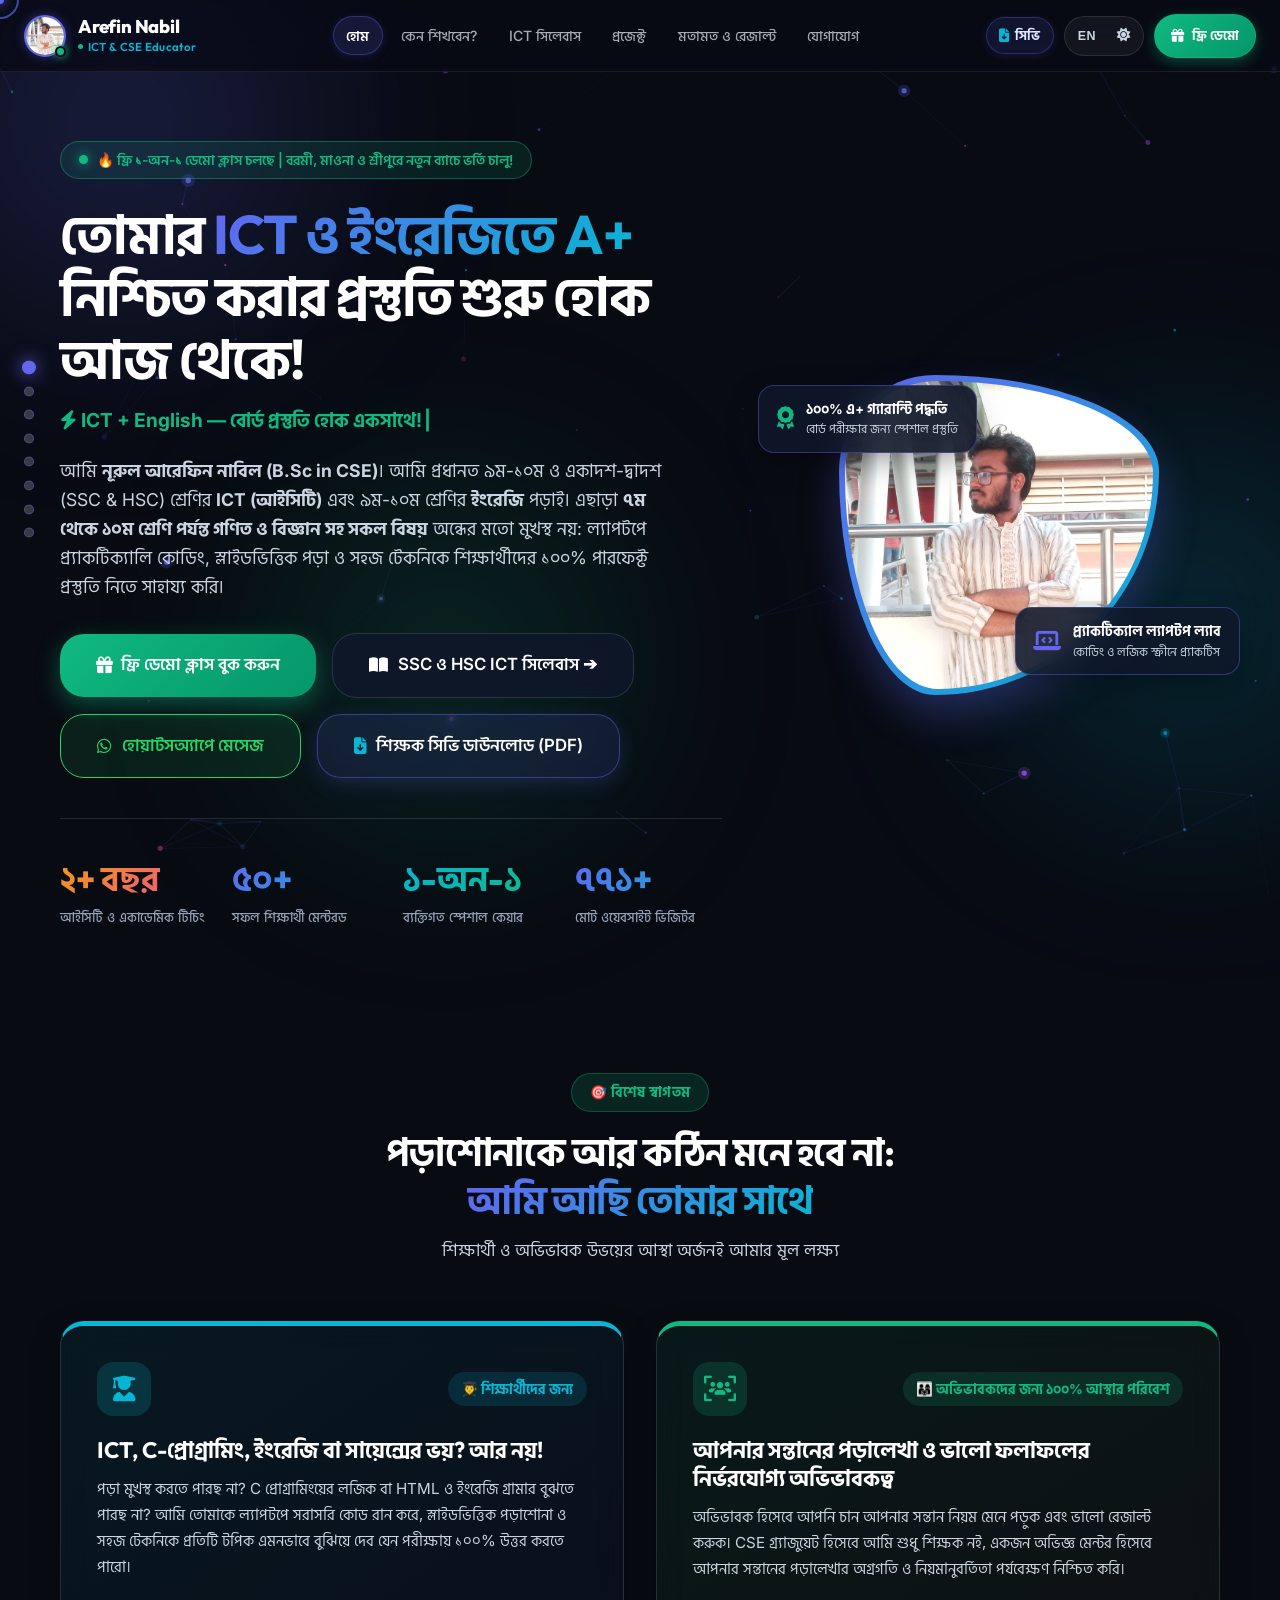
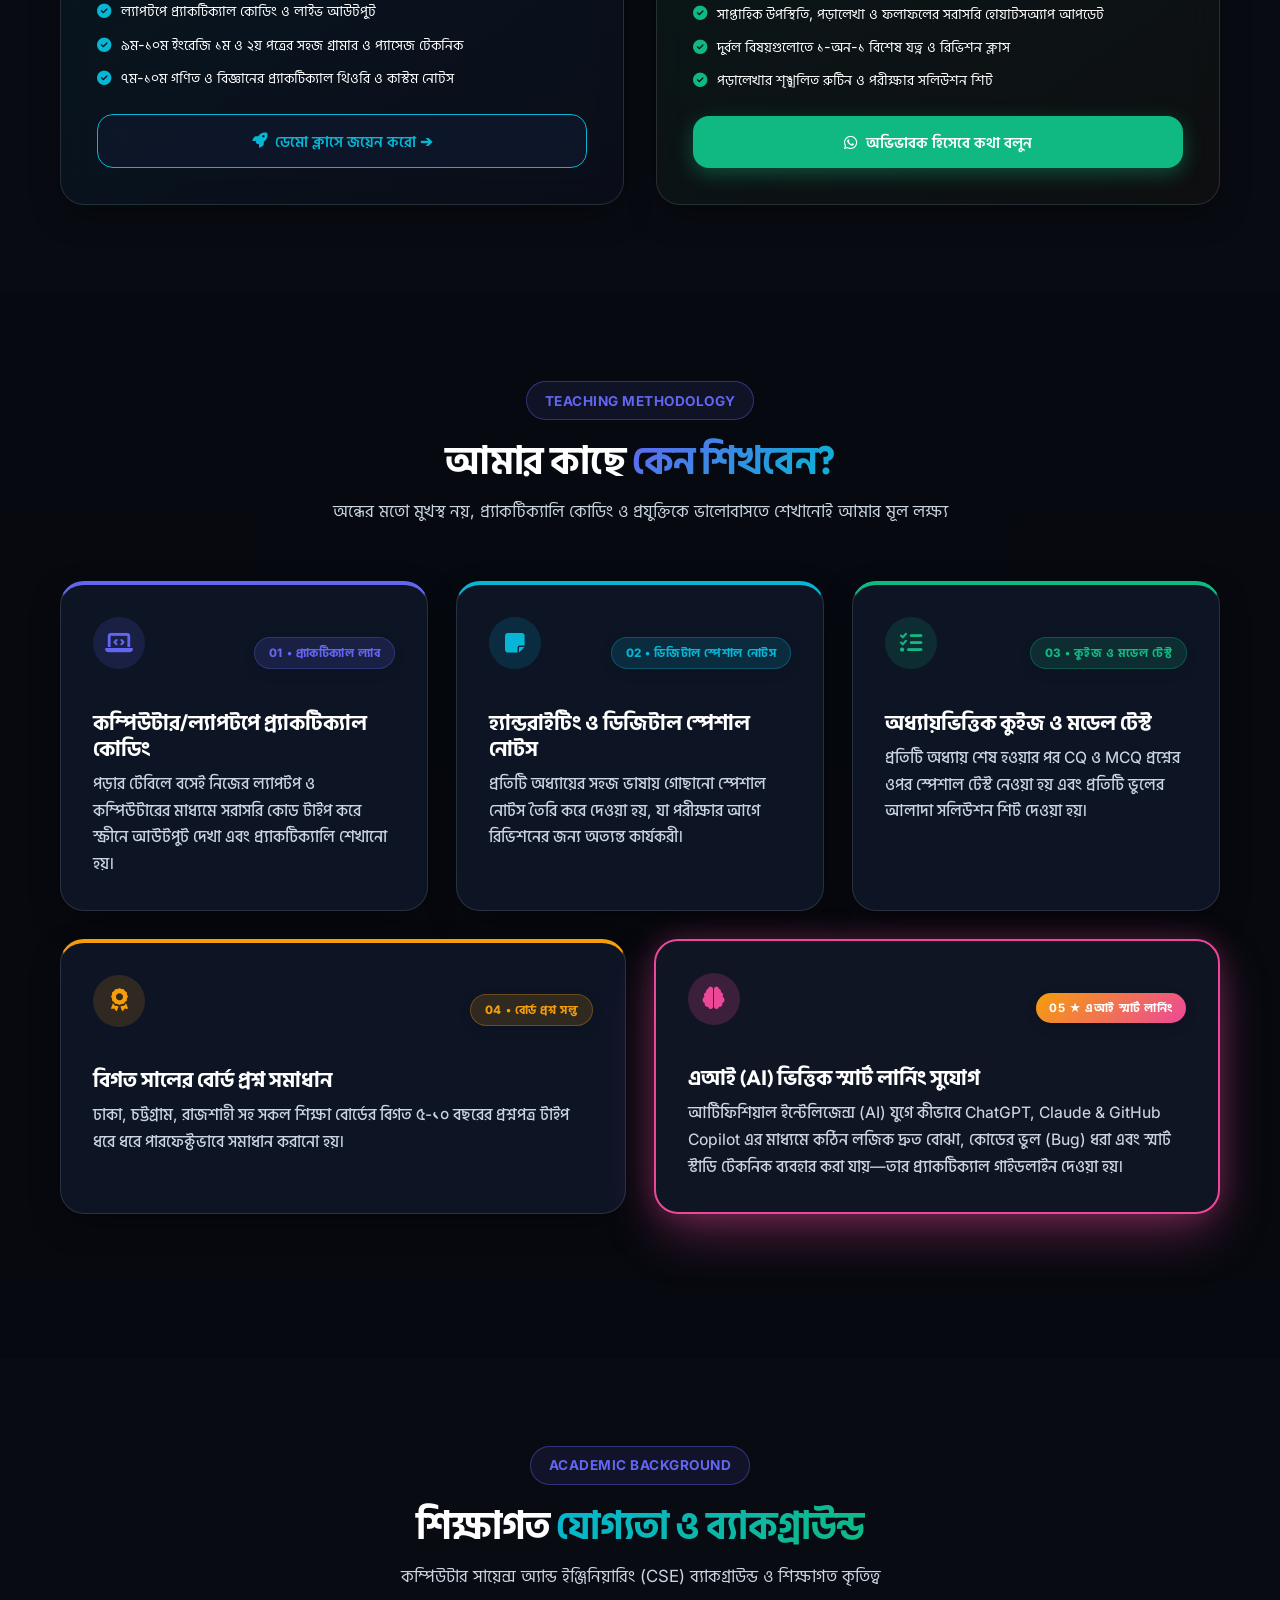
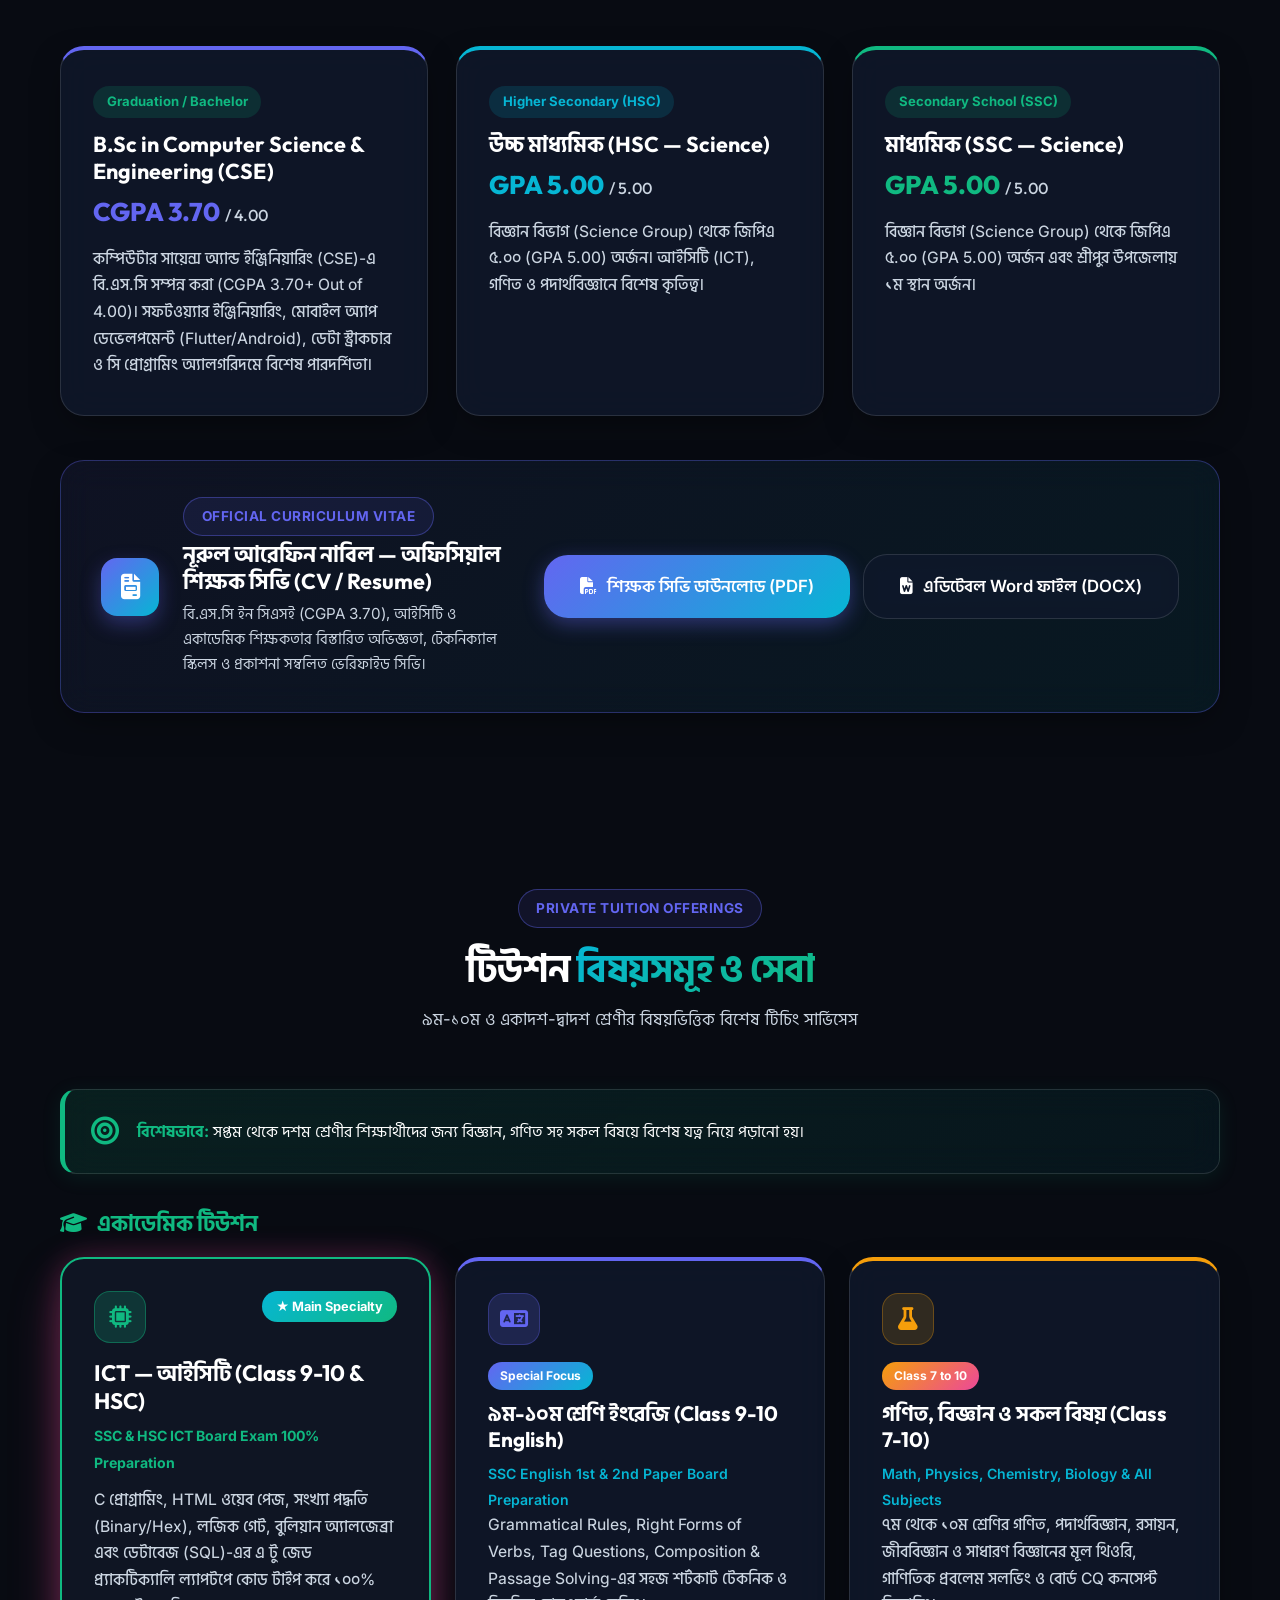
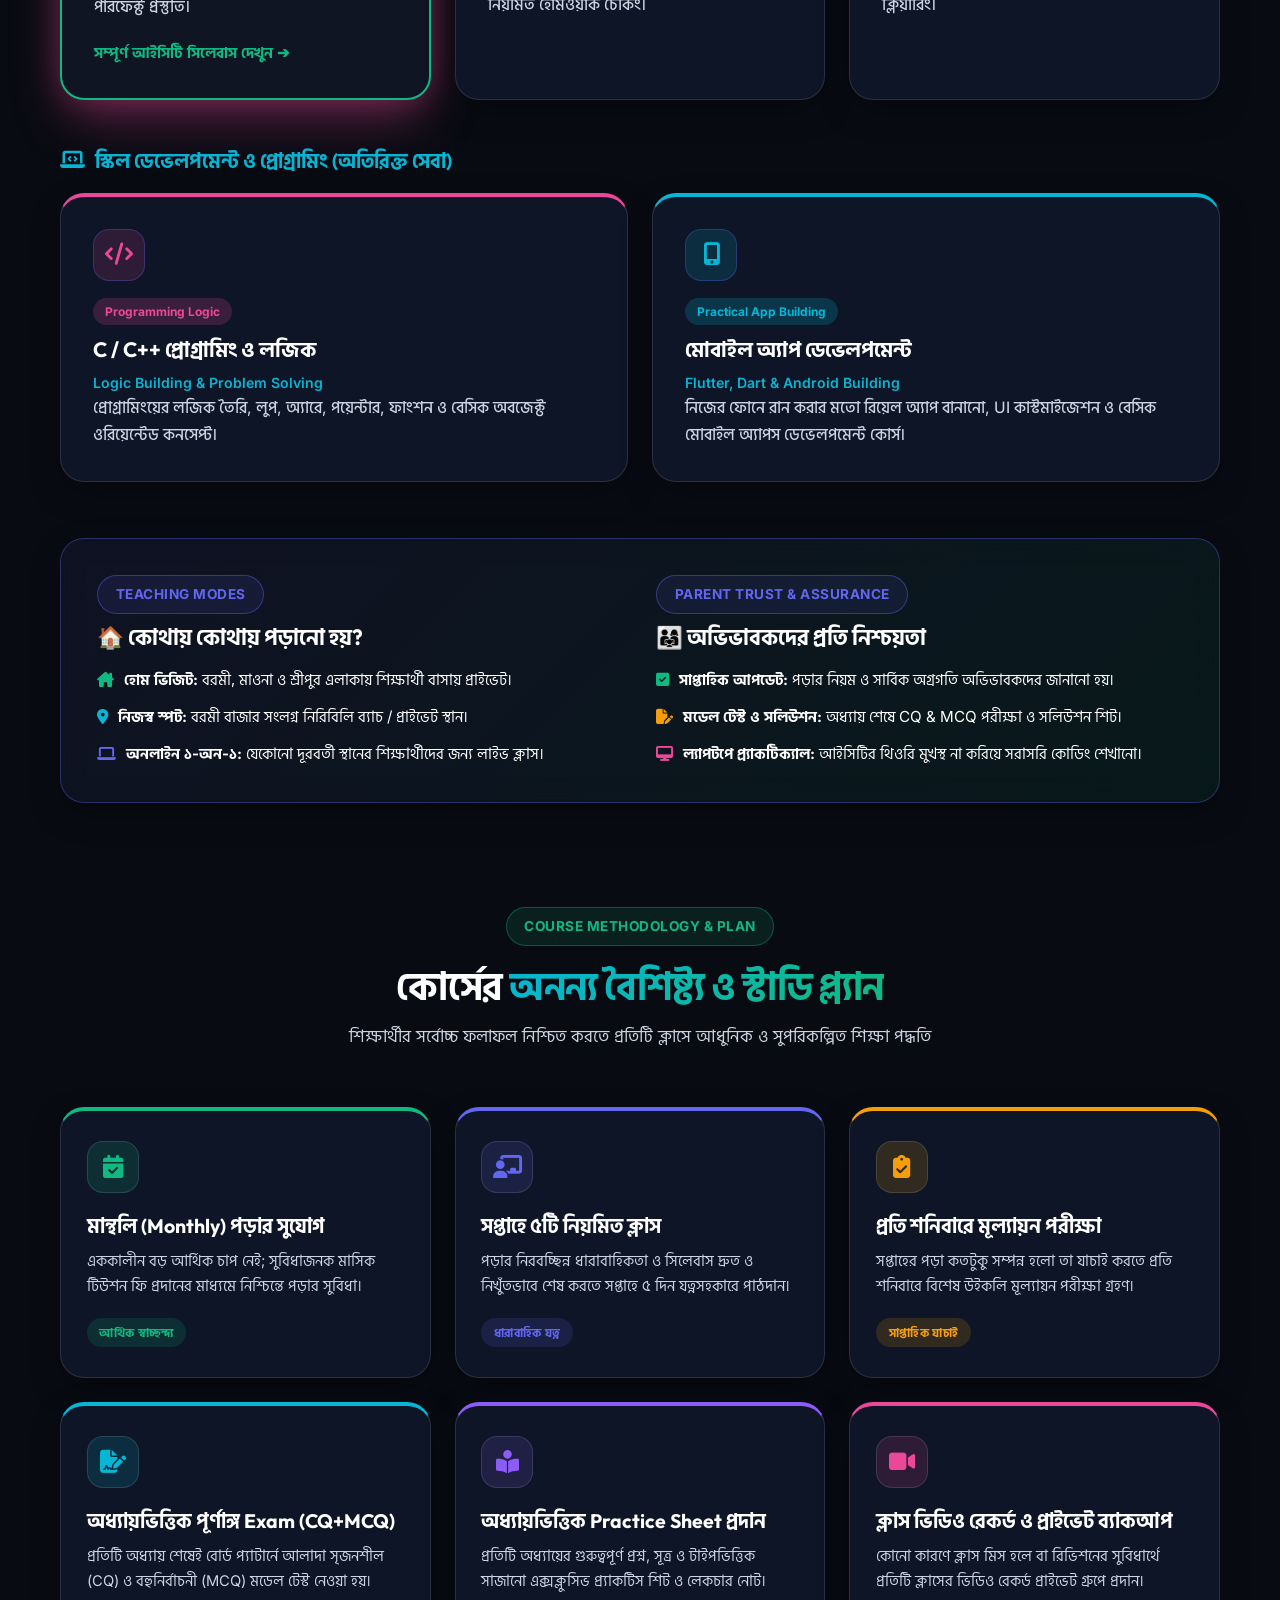
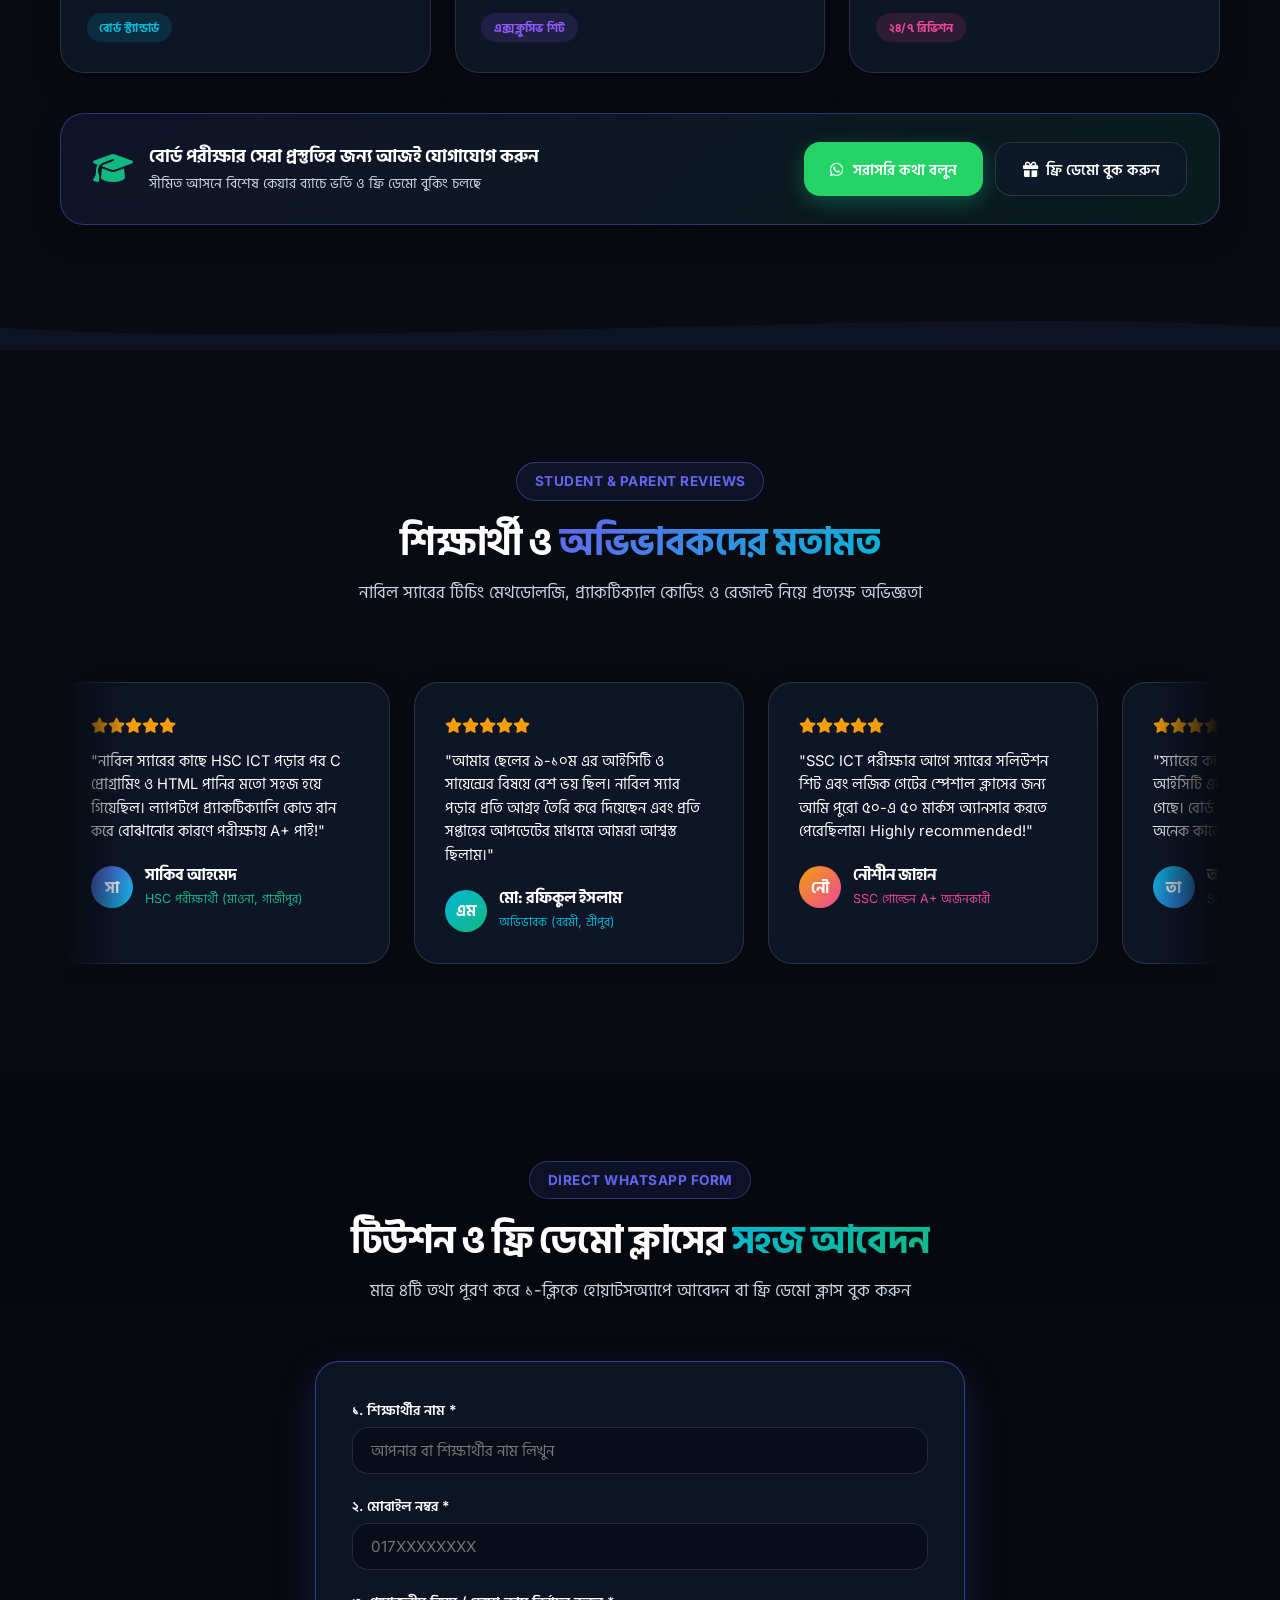
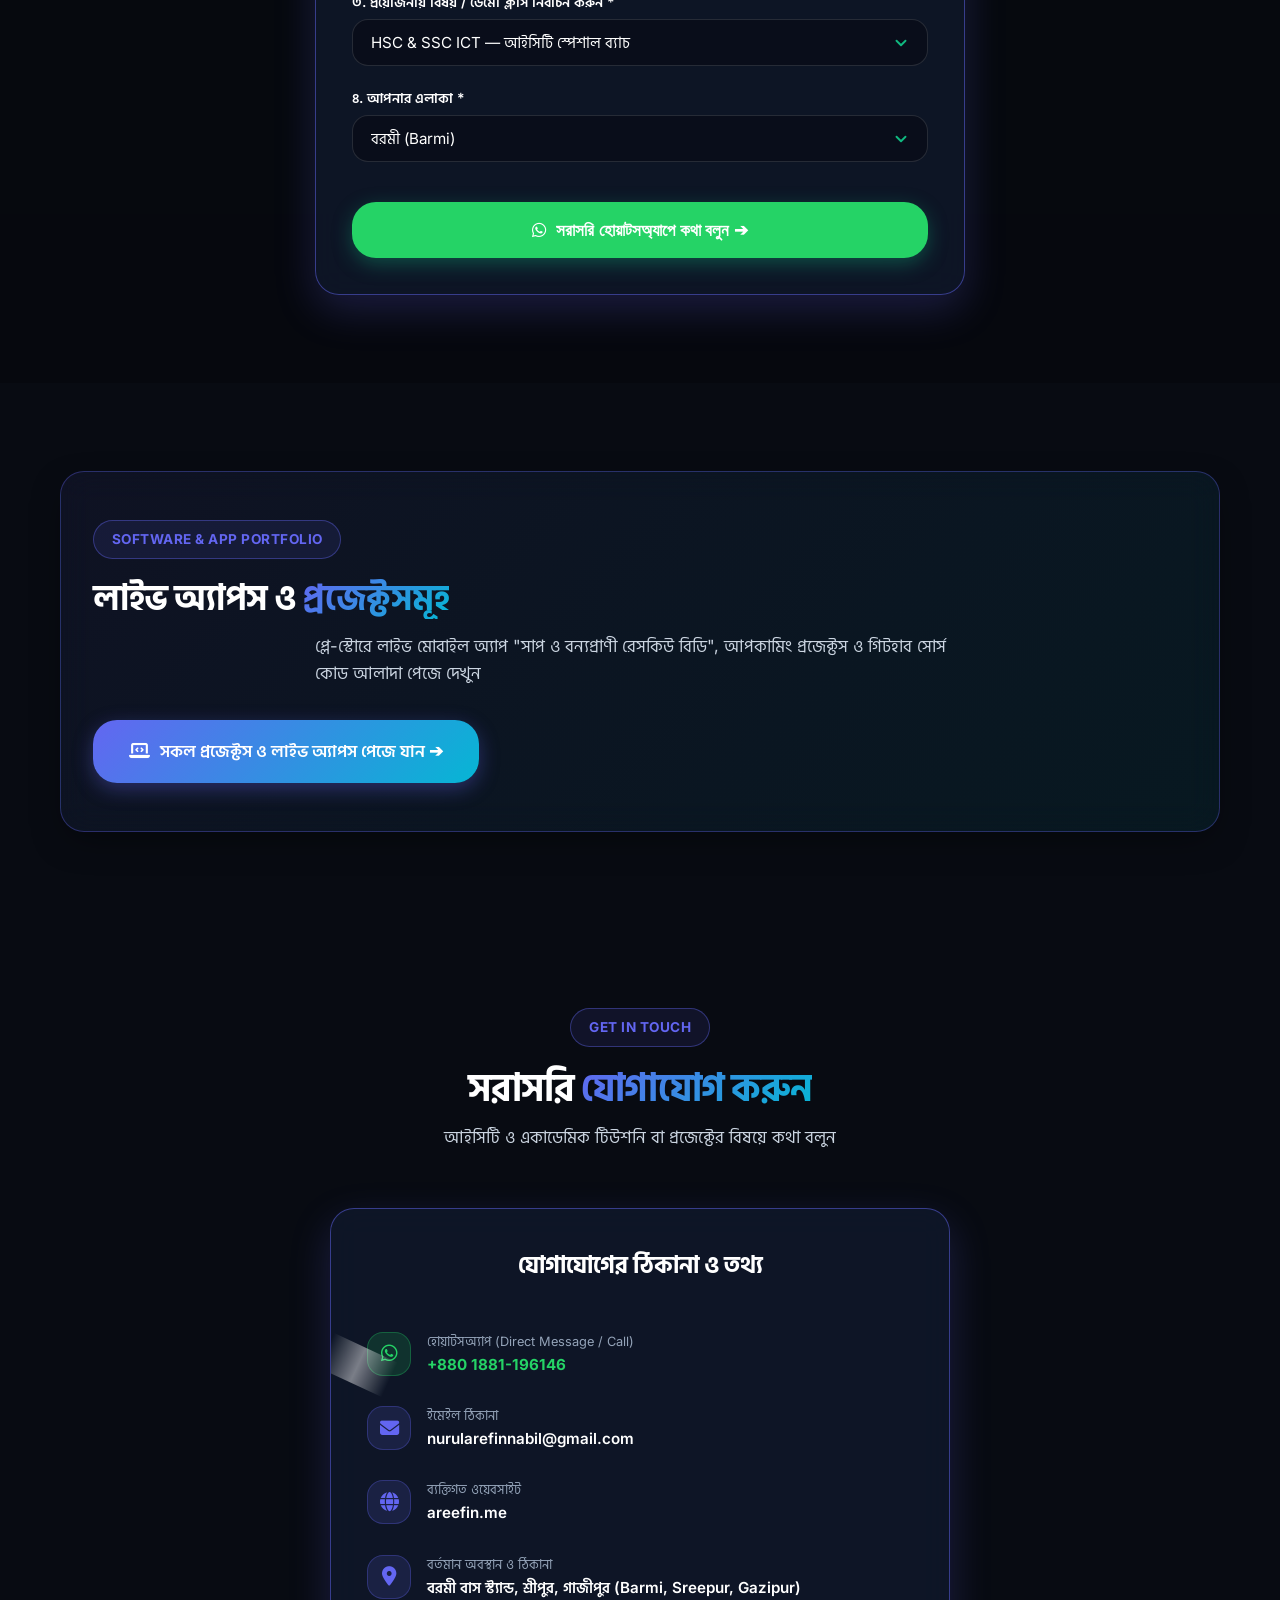
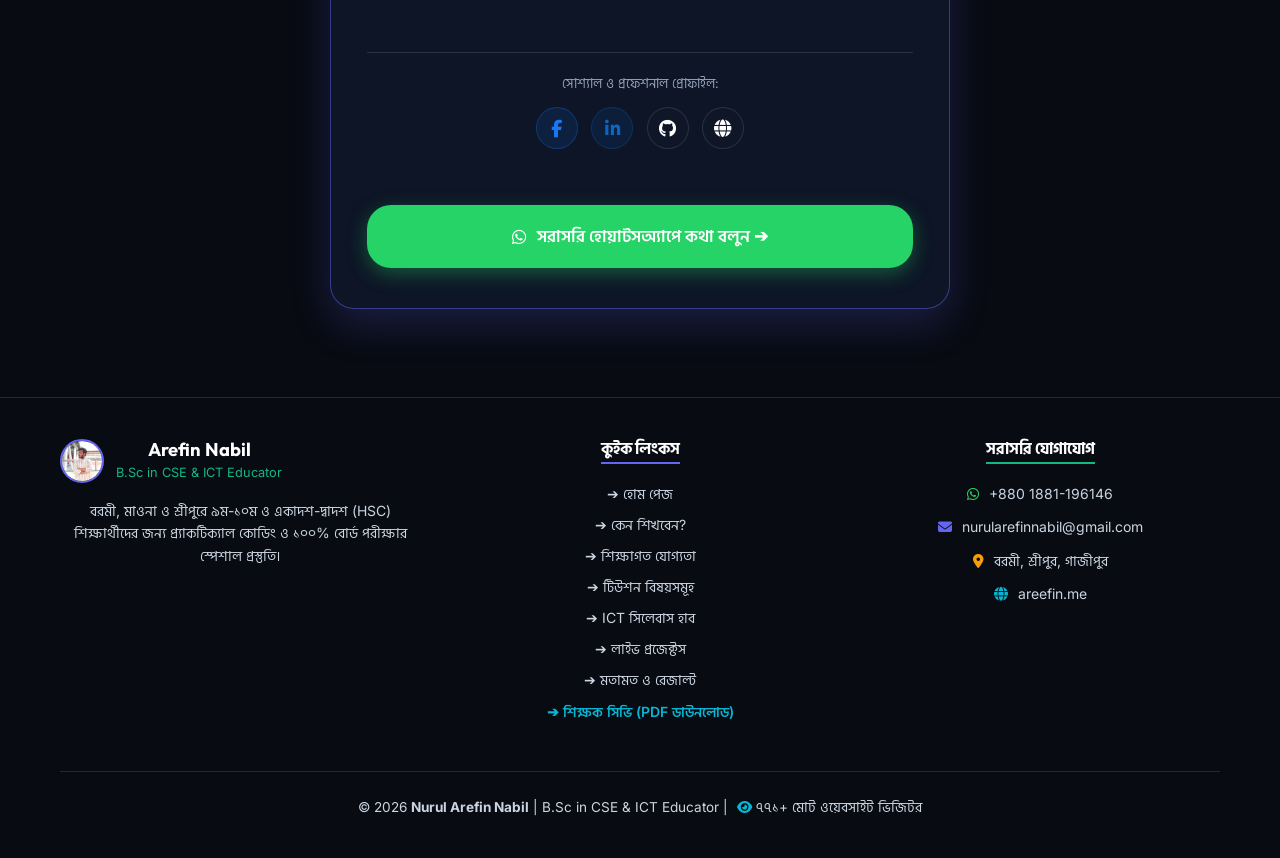
<file: index.html>
<!DOCTYPE html>
<html lang="bn" data-theme="dark">

<head>
    <script>
        // Apply saved theme immediately to prevent flashing on page load
        (function () {
            var savedTheme = localStorage.getItem('nabil_portfolio_theme') || 'dark';
            document.documentElement.setAttribute('data-theme', savedTheme);
        })();
    </script>
    <meta charset="UTF-8">
    <meta name="viewport" content="width=device-width, initial-scale=1.0">
    <title>Nurul Arefin Nabil — B.Sc in CSE, Specialist ICT & Academic Tutor</title>
    <meta name="description"
        content="Official portfolio & private tuition booking portal for Nurul Arefin Nabil. B.Sc in Computer Science & Engineering (CSE), Specialist Tutor for Class 9-10 & HSC ICT, Bangla, English, Science, C/C++ Programming, and Flutter Mobile App Development in Barmi, Sreepur, Maona & Gazipur.">

    <!-- Open Graph (OG) & Social Meta Tags -->
    <meta property="og:type" content="website">
    <meta property="og:url" content="https://areefin.me">
    <meta property="og:title" content="Nurul Arefin Nabil — B.Sc in CSE & ICT Specialist Educator">
    <meta property="og:description"
        content="বরমী, মাওনা ও শ্রীপুরে ৯ম-১০ম ও একাদশ-দ্বাদশ (HSC) শ্রেণির আইসিটি, বিজ্ঞান ও একাডেমিক স্পেশাল প্রাইভেট টিচিং সার্ভিসেস।">
    <meta property="og:image" content="profile.jpg">

    <!-- Twitter Card Meta Tags -->
    <meta name="twitter:card" content="summary_large_image">
    <meta name="twitter:title" content="Nurul Arefin Nabil — ICT & Academic Tutor">
    <meta name="twitter:description" content="B.Sc in CSE, Specialist ICT & Academic Private Tutor in Gazipur.">
    <meta name="twitter:image" content="profile.jpg">

    <link rel="canonical" href="https://areefin.me">

    <!-- Google Fonts -->
    <link rel="preconnect" href="https://fonts.googleapis.com">
    <link rel="preconnect" href="https://fonts.gstatic.com" crossorigin>
    <link
        href="https://fonts.googleapis.com/css2?family=Hind+Siliguri:wght@300;400;500;600;700&family=Inter:wght@300;400;500;600;700;800&family=Outfit:wght@400;500;600;700;800;900&display=swap"
        rel="stylesheet">

    <!-- FontAwesome Icons -->
    <link rel="stylesheet" href="https://cdnjs.cloudflare.com/ajax/libs/font-awesome/6.5.1/css/all.min.css">

    <!-- Core Stylesheet -->
    <link rel="stylesheet" href="styles.css?v=1.5">
</head>

<body>

    <!-- Fixed Top Glowing Scroll Progress Indicator Bar -->
    <div id="scrollProgressBar" class="scroll-progress-bar"></div>

    <!-- Interactive Particle Canvas Background -->
    <canvas id="bgCanvas"></canvas>

    <!-- Custom Glowing Mouse Cursor Ring & Follower -->
    <div class="custom-cursor" id="customCursor"></div>
    <div class="custom-cursor-follower" id="cursorFollower"></div>

    <!-- Ambient Glowing Orbs Background -->
    <div class="ambient-glow glow-1"></div>
    <div class="ambient-glow glow-2"></div>
    <div class="ambient-glow glow-3"></div>

    <!-- Sticky Section Progress Dot Indicators (Desktop Left Side) -->
    <div class="section-progress-dots" id="sectionDots">
        <a href="#home" class="progress-dot active" title="হোম"></a>
        <a href="#why-me" class="progress-dot" title="কেন শিখবেন?"></a>
        <a href="#education" class="progress-dot" title="শিক্ষাগত যোগ্যতা"></a>
        <a href="#tuition" class="progress-dot" title="টিউশন বিষয়সমূহ"></a>
        <a href="#course-features" class="progress-dot" title="কোর্সের বৈশিষ্ট্যসমূহ"></a>
        <a href="#testimonials" class="progress-dot" title="অভিভাবক ও শিক্ষার্থীর মতামত"></a>
        <a href="#tuition-apply" class="progress-dot" title="টিউশন আবেদন"></a>
        <a href="#contact" class="progress-dot" title="যোগাযোগ"></a>
    </div>

    <!-- Floating Scroll-to-Top Button -->
    <button id="scrollTopBtn" class="scroll-top-btn" title="উপরে যান" aria-label="Scroll to top">
        <i class="fa-solid fa-arrow-up"></i>
    </button>

    <!-- ==========================================================================
         Header & Navigation Bar
         ========================================================================== -->
    <header class="navbar">
        <div class="container nav-container">
            <a href="index.html#home" class="brand-logo">
                <div class="brand-avatar-wrapper">
                    <img src="profile.jpg" alt="Nurul Arefin Nabil Profile Image" class="brand-avatar">
                    <span class="brand-status-dot" title="Active Educator"></span>
                </div>
                <div class="brand-info">
                    <span class="brand-name">Arefin Nabil</span>
                    <span class="brand-subtitle"><span class="brand-subtitle-dot"></span> <span data-i18n="brandSubtitle">ICT & CSE Educator</span></span>
                </div>
            </a>

            <nav class="nav-menu" id="navMenu">
                <a href="index.html#home" class="nav-link active" data-i18n="navHome">হোম</a>
                <a href="index.html#welcome-portal" class="nav-link desktop-hide" data-i18n="navAudience">ছাত্র ও অভিভাবক</a>
                <a href="index.html#why-me" class="nav-link" data-i18n="navWhy">কেন শিখবেন?</a>
                <a href="index.html#education" class="nav-link desktop-hide" data-i18n="navEdu">শিক্ষাগত যোগ্যতা</a>
                <a href="index.html#tuition" class="nav-link desktop-hide" data-i18n="navTuition">টিউশন বিষয়সমূহ</a>
                <a href="syllabus.html" class="nav-link" data-i18n="navSyllabus">ICT সিলেবাস</a>
                <a href="projects.html" class="nav-link" data-i18n="navProjects">প্রজেক্ট</a>
                <a href="index.html#testimonials" class="nav-link" data-i18n="navReviews">মতামত ও রেজাল্ট</a>
                <a href="index.html#contact" class="nav-link" data-i18n="navContact">যোগাযোগ</a>

                <!-- Mobile Menu Download CV Card -->
                <a href="CV_Nurul_Arefin_Nabil_ICT_teacher.pdf" download="CV_Nurul_Arefin_Nabil_ICT_Lecturer.pdf" target="_blank"
                    class="mobile-cv-card-btn" data-i18n="navDownloadCv">
                    <i class="fa-solid fa-file-arrow-down"></i> সিভি ডাউনলোড (PDF)
                </a>

                <!-- Mobile Menu Quick Settings Bar -->
                <div class="mobile-nav-settings">
                    <button class="lang-toggle-btn lang-toggle-action" title="Language Switcher (BN / EN)">
                        <i class="fa-solid fa-language"></i> <span class="langText">EN</span>
                    </button>
                    <button class="theme-toggle-btn theme-toggle-action" title="থিম পরিবর্তন করুন">
                        <i class="fa-solid fa-sun"></i>
                    </button>
                </div>

                <a href="index.html#tuition-apply" class="btn btn-accent open-tuition-modal mobile-menu-whatsapp"
                    data-i18n="navTalkBtn">
                    <i class="fa-solid fa-gift"></i> ফ্রি ডেমো বুক করুন
                </a>
            </nav>

            <div class="nav-actions">
                <!-- Compact CV Download Button -->
                <a href="CV_Nurul_Arefin_Nabil_ICT_teacher.pdf" download="CV_Nurul_Arefin_Nabil_ICT_Lecturer.pdf" target="_blank"
                    class="nav-cv-btn" title="Download Official CV (PDF)" data-i18n="navCvShort">
                    <i class="fa-solid fa-file-arrow-down"></i> <span>CV</span>
                </a>

                <!-- Integrated Language & Theme Utility Capsule -->
                <div class="nav-util-cluster">
                    <button class="lang-toggle-btn lang-toggle-action" title="Language Switcher (BN / EN)" aria-label="Toggle Language">
                        <span class="langText">EN</span>
                    </button>
                    <button class="theme-toggle-btn theme-toggle-action" title="থিম পরিবর্তন করুন" aria-label="Toggle Theme">
                        <i class="fa-solid fa-sun"></i>
                    </button>
                </div>

                <!-- Primary CTA Button -->
                <a href="index.html#tuition-apply" class="btn btn-accent open-tuition-modal nav-cta-btn" data-i18n="navTalkBtn">
                    <i class="fa-solid fa-gift"></i> <span>ফ্রি ডেমো</span>
                </a>

                <!-- Mobile Toggle Button -->
                <button class="mobile-toggle" id="mobileToggle" aria-label="Toggle Menu">
                    <i class="fa-solid fa-bars"></i>
                </button>
            </div>
        </div>
    </header>

    <!-- Mobile Drawer Backdrop Overlay -->
    <div class="nav-backdrop" id="navBackdrop"></div>

    <!-- ==========================================================================
         Hero Section — Student & Parent Attracting Focus
         ========================================================================== -->
    <section class="hero" id="home">
        <div class="container hero-grid">
            <div class="hero-content">
                <div class="status-badge pulse-badge">
                    <span class="status-dot"></span>
                    <span data-i18n="statusBadge">🔥 ফ্রি ১-অন-১ ডেমো ক্লাস চলছে | বরমী, মাওনা ও শ্রীপুরে নতুন ব্যাচে ভর্তি চালু!</span>
                </div>

                <h1 class="hero-title" data-i18n="heroTitle">
                    তোমার <span class="text-gradient">ICT ও ইংরেজিতে A+</span> নিশ্চিত করার প্রস্তুতি শুরু হোক আজ থেকে!
                </h1>
                <div class="hero-focus-tag"
                    style="margin-top: -0.25rem; margin-bottom: 1.15rem; font-size: 1.2rem; font-weight: 700; color: var(--accent);">
                    <i class="fa-solid fa-bolt"></i> <span id="typewriterText">ICT (আইসিটি) স্পেশালিস্ট প্রাইভেট টিউটর</span><span class="typewriter-cursor">|</span>
                </div>

                <p class="hero-description" data-i18n="heroDesc">
                    আমি <strong>নূরুল আরেফিন নাবিল (B.Sc in CSE)</strong>। আমি প্রধানত ৯ম-১০ম ও একাদশ-দ্বাদশ (SSC & HSC) শ্রেণির <strong>ICT (আইসিটি)</strong> এবং ৯ম-১০ম শ্রেণির <strong>ইংরেজি</strong> পড়াই। এছাড়া <strong>৭ম থেকে ১০ম শ্রেণি পর্যন্ত গণিত ও বিজ্ঞান সহ সকল বিষয়</strong> অন্ধের মতো মুখস্থ নয়: ল্যাপটপে প্র্যাকটিক্যালি কোডিং, স্লাইডভিত্তিক পড়া ও সহজ টেকনিকে শিক্ষার্থীদের ১০০% পারফেক্ট প্রস্তুতি নিতে সাহায্য করি।
                </p>

                <div class="hero-cta">
                    <a href="index.html#tuition-apply" class="btn btn-accent btn-lg open-tuition-modal"
                        style="background: linear-gradient(135deg, #10b981 0%, #059669 100%); border-color: #10b981; box-shadow: 0 8px 25px rgba(16, 185, 129, 0.4);"
                        data-i18n="heroBtnTalk">
                        <i class="fa-solid fa-gift"></i> ফ্রি ডেমো ক্লাস বুক করুন
                    </a>
                    <a href="syllabus.html" class="btn btn-secondary btn-lg" data-i18n="heroBtnSyllabus">
                        <i class="fa-solid fa-book-open"></i> SSC ও HSC ICT সিলেবাস ➔
                    </a>
                    <a href="https://wa.me/8801881196146?text=Hi%20Nabil%20Sir,%20I%20want%20to%20know%20more%20about%20your%20tuition."
                        target="_blank" class="btn btn-outline btn-lg btn-whatsapp"
                        style="border: 1.5px solid #25D366; color: #25D366; background: rgba(37, 211, 102, 0.1);" data-i18n="heroBtnWa">
                        <i class="fa-brands fa-whatsapp"></i> হোয়াটসঅ্যাপে মেসেজ
                    </a>
                    <a href="CV_Nurul_Arefin_Nabil_ICT_teacher.pdf" download="CV_Nurul_Arefin_Nabil_ICT_Lecturer.pdf" target="_blank"
                        class="btn btn-hero-cv btn-lg" data-i18n="heroBtnCv">
                        <i class="fa-solid fa-file-arrow-down"></i> শিক্ষক সিভি ডাউনলোড (PDF)
                    </a>
                </div>

                <!-- Quick Stats -->
                <div class="hero-stats" id="heroStats">
                    <!-- Stat 1: 2+ Years Experience -->
                    <div class="stat-item">
                        <span class="stat-number text-warm-gradient stat-anim" data-target="2" data-suffix="+ বছর"
                            data-suffix-en="+ Yrs" data-i18n="statExpNum">০+ বছর</span>
                        <span class="stat-label" data-i18n="statExp">আইসিটি ও একাডেমিক টিচিং</span>
                    </div>
                    <!-- Stat 2: 50+ Students Mentored -->
                    <div class="stat-item">
                        <span class="stat-number text-gradient stat-anim" data-target="50" data-suffix="+"
                            data-suffix-en="+" data-i18n="statStudentsNum">০+</span>
                        <span class="stat-label" data-i18n="statStudents">সফল শিক্ষার্থী মেন্টরড</span>
                    </div>
                    <!-- Stat 3: 1-on-1 Personal Care -->
                    <div class="stat-item">
                        <span class="stat-number text-accent-gradient stat-anim" data-type="one-on-one"
                            data-i18n="statOneOnOneNum">১-অন-১</span>
                        <span class="stat-label" data-i18n="statPersonalCare">ব্যক্তিগত স্পেশাল কেয়ার</span>
                    </div>
                    <!-- Stat 4: Website Visitor Count -->
                    <div class="stat-item">
                        <span class="stat-number text-gradient visitor-count-number stat-anim"
                            data-type="visitor">--</span>
                        <span class="stat-label" data-i18n="statVisitorLabel">মোট ওয়েবসাইট ভিজিটর</span>
                    </div>
                </div>
            </div>

            <!-- Hero Visual Frame -->
            <div class="hero-visual">
                <div class="avatar-frame">
                    <img src="profile.jpg" alt="Nurul Arefin Nabil Profile Image" class="hero-avatar-img">
                </div>

                <!-- Floating Badges -->
                <div class="floating-badge badge-top">
                    <div class="badge-icon" style="color: #10b981;">
                        <i class="fa-solid fa-award"></i>
                    </div>
                    <div>
                        <div class="badge-text-title" data-i18n="badgeBscTitle">১০০% এ+ গ্যারান্টি পদ্ধতি</div>
                        <div class="badge-text-sub" data-i18n="badgeBscSub">বোর্ড পরীক্ষার জন্য স্পেশাল প্রস্তুতি</div>
                    </div>
                </div>

                <div class="floating-badge badge-bottom">
                    <div class="badge-icon" style="color: #6366f1;">
                        <i class="fa-solid fa-laptop-code"></i>
                    </div>
                    <div>
                        <div class="badge-text-title" data-i18n="badgeIctTitle">প্র্যাকটিক্যাল ল্যাপটপ ল্যাব</div>
                        <div class="badge-text-sub" data-i18n="badgeIctSub">কোডিং ও লজিক স্ক্রীনে প্র্যাকটিস</div>
                    </div>
                </div>
            </div>
        </div>
    </section>

    <!-- ==========================================================================
         Dual Audience Portal — Students & Parents Direct Welcome Cards
         ========================================================================== -->
    <section class="section audience-portal-section" id="welcome-portal">
        <div class="container">
            <div class="section-header text-center">
                <span class="section-tag" style="background: rgba(16, 185, 129, 0.15); color: #10b981; border: 1px solid rgba(16, 185, 129, 0.3);" data-i18n="welcomeTag">
                    🎯 বিশেষ স্বাগতম
                </span>
                <h2 class="section-title" data-i18n="welcomeTitle">পড়াশোনাকে আর কঠিন মনে হবে না: <span class="text-gradient">আমি আছি তোমার সাথে</span></h2>
                <p class="section-subtitle" data-i18n="welcomeSubtitle">শিক্ষার্থী ও অভিভাবক উভয়ের আস্থা অর্জনই আমার মূল লক্ষ্য</p>
            </div>

            <div class="audience-grid"
                style="display: grid; grid-template-columns: repeat(auto-fit, minmax(320px, 1fr)); gap: 2rem; margin-top: 2.5rem;">

                <!-- Student Card -->
                <div class="glass-card audience-card student-welcome-card reveal-left"
                    style="padding: 2.25rem; border-top: 5px solid #06b6d4; background: linear-gradient(145deg, rgba(6, 182, 212, 0.08) 0%, rgba(99, 102, 241, 0.03) 100%);">
                    <div
                        style="display: flex; align-items: center; justify-content: space-between; margin-bottom: 1.25rem;">
                        <div
                            style="width: 54px; height: 54px; border-radius: 16px; background: rgba(6, 182, 212, 0.18); color: #06b6d4; display: flex; align-items: center; justify-content: center; font-size: 1.6rem;">
                            <i class="fa-solid fa-user-graduate"></i>
                        </div>
                        <span style="background: rgba(6, 182, 212, 0.15); color: #06b6d4; padding: 0.35rem 0.85rem; border-radius: 20px; font-weight: 700; font-size: 0.85rem;" data-i18n="studentBadge">
                            👨‍🎓 শিক্ষার্থীদের জন্য
                        </span>
                    </div>

                    <h3 style="font-size: 1.4rem; color: var(--text-main); margin-bottom: 0.75rem;" data-i18n="studentTitle">
                        ICT, C-প্রোগ্রামিং, ইংরেজি বা সায়েন্সের ভয়? আর নয়!
                    </h3>
                    <p style="font-size: 0.95rem; color: var(--text-muted); line-height: 1.7; margin-bottom: 1.25rem;" data-i18n="studentDesc">
                        পড়া মুখস্থ করতে পারছ না? C প্রোগ্রামিংয়ের লজিক বা HTML ও ইংরেজি গ্রামার বুঝতে পারছ না? আমি তোমাকে ল্যাপটপে সরাসরি কোড রান করে, স্লাইডভিত্তিক পড়াশোনা ও সহজ টেকনিকে প্রতিটি টপিক এমনভাবে বুঝিয়ে দেব যেন পরীক্ষায় ১০০% উত্তর করতে পারো।
                    </p>

                    <ul style="list-style: none; display: flex; flex-direction: column; gap: 0.6rem; margin-bottom: 1.5rem;">
                        <li style="display: flex; align-items: center; gap: 0.6rem; font-size: 0.9rem; color: var(--text-main);">
                            <i class="fa-solid fa-circle-check" style="color: #06b6d4;"></i>
                            <span data-i18n="studentPt1">ল্যাপটপে প্র্যাকটিক্যাল কোডিং ও লাইভ আউটপুট</span>
                        </li>
                        <li style="display: flex; align-items: center; gap: 0.6rem; font-size: 0.9rem; color: var(--text-main);">
                            <i class="fa-solid fa-circle-check" style="color: #06b6d4;"></i>
                            <span data-i18n="studentPt2">৯ম-১০ম ইংরেজি ১ম ও ২য় পত্রের সহজ গ্রামার ও প্যাসেজ টেকনিক</span>
                        </li>
                        <li style="display: flex; align-items: center; gap: 0.6rem; font-size: 0.9rem; color: var(--text-main);">
                            <i class="fa-solid fa-circle-check" style="color: #06b6d4;"></i>
                            <span data-i18n="studentPt3">৭ম-১০ম গণিত ও বিজ্ঞানের প্র্যাকটিক্যাল থিওরি ও কাস্টম নোটস</span>
                        </li>
                    </ul>

                    <a href="index.html#tuition-apply" class="btn btn-secondary open-tuition-modal"
                        style="width: 100%; text-align: center; border-color: #06b6d4; color: #06b6d4;" data-i18n="studentCta">
                        <i class="fa-solid fa-rocket"></i> ডেমো ক্লাসে জয়েন করো ➔
                    </a>
                </div>

                <!-- Parent Card -->
                <div class="glass-card audience-card parent-welcome-card reveal-right"
                    style="padding: 2.25rem; border-top: 5px solid #10b981; background: linear-gradient(145deg, rgba(16, 185, 129, 0.08) 0%, rgba(245, 158, 11, 0.03) 100%);">
                    <div
                        style="display: flex; align-items: center; justify-content: space-between; margin-bottom: 1.25rem;">
                        <div
                            style="width: 54px; height: 54px; border-radius: 16px; background: rgba(16, 185, 129, 0.18); color: #10b981; display: flex; align-items: center; justify-content: center; font-size: 1.6rem;">
                            <i class="fa-solid fa-users-viewfinder"></i>
                        </div>
                        <span style="background: rgba(16, 185, 129, 0.15); color: #10b981; padding: 0.35rem 0.85rem; border-radius: 20px; font-weight: 700; font-size: 0.85rem;" data-i18n="parentBadge">
                            👨‍👩‍👧 অভিভাবকদের জন্য ১০০% আস্থার পরিবেশ
                        </span>
                    </div>

                    <h3 style="font-size: 1.4rem; color: var(--text-main); margin-bottom: 0.75rem;" data-i18n="parentTitle">
                        আপনার সন্তানের পড়ালেখা ও ভালো ফলাফলের নির্ভরযোগ্য অভিভাবকত্ব
                    </h3>
                    <p style="font-size: 0.95rem; color: var(--text-muted); line-height: 1.7; margin-bottom: 1.25rem;" data-i18n="parentDesc">
                        অভিভাবক হিসেবে আপনি চান আপনার সন্তান নিয়ম মেনে পড়ুক এবং ভালো রেজাল্ট করুক। CSE গ্র্যাজুয়েট হিসেবে আমি শুধু শিক্ষক নই, একজন অভিজ্ঞ মেন্টর হিসেবে আপনার সন্তানের পড়ালেখার অগ্রগতি ও নিয়মানুবর্তিতা পর্যবেক্ষণ নিশ্চিত করি।
                    </p>

                    <ul style="list-style: none; display: flex; flex-direction: column; gap: 0.6rem; margin-bottom: 1.5rem;">
                        <li style="display: flex; align-items: center; gap: 0.6rem; font-size: 0.9rem; color: var(--text-main);">
                            <i class="fa-solid fa-circle-check" style="color: #10b981;"></i>
                            <span data-i18n="parentPt1">সাপ্তাহিক উপস্থিতি, পড়ালেখা ও ফলাফলের সরাসরি হোয়াটসঅ্যাপ আপডেট</span>
                        </li>
                        <li style="display: flex; align-items: center; gap: 0.6rem; font-size: 0.9rem; color: var(--text-main);">
                            <i class="fa-solid fa-circle-check" style="color: #10b981;"></i>
                            <span data-i18n="parentPt2">দুর্বল বিষয়গুলোতে ১-অন-১ বিশেষ যত্ন ও রিভিশন ক্লাস</span>
                        </li>
                        <li style="display: flex; align-items: center; gap: 0.6rem; font-size: 0.9rem; color: var(--text-main);">
                            <i class="fa-solid fa-circle-check" style="color: #10b981;"></i>
                            <span data-i18n="parentPt3">পড়ালেখার শৃঙ্খলিত রুটিন ও পরীক্ষার সলিউশন শিট</span>
                        </li>
                    </ul>

                    <a href="https://wa.me/8801881196146?text=আসসালামু%20আলাইকুম%20নাবিল%20স্যার,%20আমার%20সন্তানের%20পড়াশোনা%20নিয়ে%20কথা%20বলতে%20চাই।"
                        target="_blank" class="btn btn-accent btn-whatsapp"
                        style="width: 100%; text-align: center; background: #10b981; border-color: #10b981;" data-i18n="parentCta">
                        <i class="fa-brands fa-whatsapp"></i> অভিভাবক হিসেবে কথা বলুন
                    </a>
                </div>

            </div>
        </div>
    </section>

            </div>
        </div>
    </section>

    <!-- ==========================================================================
         Single Master Section: "Why Choose Me?" (আমার কাছে কেন পড়বেন?)
         ========================================================================== -->
    <section class="section" id="why-me" style="background: rgba(0,0,0,0.15);">
        <div class="container">
            <div class="section-header">
                <span class="section-tag" data-i18n="whyTag">Teaching Methodology</span>
                <h2 class="section-title" data-i18n="whyTitle">আমার কাছে <span class="text-gradient">কেন শিখবেন?</span>
                </h2>
                <p class="section-subtitle" data-i18n="whySubtitle">অন্ধের মতো মুখস্থ নয়, প্র্যাকটিক্যালি কোডিং ও
                    প্রযুক্তিকে ভালোবাসতে শেখানোই আমার মূল লক্ষ্য</p>
            </div>

            <div class="why-us-stack stack-cards-wrapper">
                <!-- Point 1 -->
                <div class="glass-card why-card stacked-card" style="border-top: 4px solid var(--primary);">
                    <div class="stack-card-header">
                        <div class="why-icon">
                            <i class="fa-solid fa-laptop-code"></i>
                        </div>
                        <span class="stack-step-badge" data-i18n="whyStep1"
                            style="background: rgba(99, 102, 241, 0.15); color: var(--primary); border: 1px solid rgba(99, 102, 241, 0.3);">01
                            • প্র্যাকটিক্যাল ল্যাব</span>
                    </div>
                    <h3 class="why-title" data-i18n="whyPt1Title">কম্পিউটার/ল্যাপটপে প্র্যাকটিক্যাল কোডিং</h3>
                    <p class="why-desc" data-i18n="whyPt1Desc">
                        পড়ার টেবিলে বসেই নিজের ল্যাপটপ ও কম্পিউটারের মাধ্যমে সরাসরি কোড টাইপ করে স্ক্রীনে আউটপুট দেখা
                        এবং প্র্যাকটিক্যালি শেখানো হয়।
                    </p>
                </div>

                <!-- Point 2 -->
                <div class="glass-card why-card stacked-card" style="border-top: 4px solid var(--secondary);">
                    <div class="stack-card-header">
                        <div class="why-icon" style="background: rgba(6, 182, 212, 0.15); color: var(--secondary);">
                            <i class="fa-solid fa-note-sticky"></i>
                        </div>
                        <span class="stack-step-badge" data-i18n="whyStep2"
                            style="background: rgba(6, 182, 212, 0.15); color: var(--secondary); border: 1px solid rgba(6, 182, 212, 0.3);">02
                            • ডিজিটাল স্পেশাল নোটস</span>
                    </div>
                    <h3 class="why-title" data-i18n="whyPt2Title">হ্যান্ডরাইটিং ও ডিজিটাল স্পেশাল নোটস</h3>
                    <p class="why-desc" data-i18n="whyPt2Desc">
                        প্রতিটি অধ্যায়ের সহজ ভাষায় গোছানো স্পেশাল নোটস তৈরি করে দেওয়া হয়, যা পরীক্ষার আগে রিভিশনের জন্য
                        অত্যন্ত কার্যকরী।
                    </p>
                </div>

                <!-- Point 3 -->
                <div class="glass-card why-card stacked-card" style="border-top: 4px solid var(--accent);">
                    <div class="stack-card-header">
                        <div class="why-icon" style="background: rgba(16, 185, 129, 0.15); color: var(--accent);">
                            <i class="fa-solid fa-list-check"></i>
                        </div>
                        <span class="stack-step-badge" data-i18n="whyStep3"
                            style="background: rgba(16, 185, 129, 0.15); color: var(--accent); border: 1px solid rgba(16, 185, 129, 0.3);">03
                            • কুইজ ও মডেল টেস্ট</span>
                    </div>
                    <h3 class="why-title" data-i18n="whyPt3Title">অধ্যায়ভিত্তিক কুইজ ও মডেল টেস্ট</h3>
                    <p class="why-desc" data-i18n="whyPt3Desc">
                        প্রতিটি অধ্যায় শেষ হওয়ার পর CQ ও MCQ প্রশ্নের ওপর স্পেশাল টেস্ট নেওয়া হয় এবং প্রতিটি ভুলের আলাদা
                        সলিউশন শিট দেওয়া হয়।
                    </p>
                </div>

                <!-- Point 4 -->
                <div class="glass-card why-card stacked-card" style="border-top: 4px solid var(--amber);">
                    <div class="stack-card-header">
                        <div class="why-icon" style="background: rgba(245, 158, 11, 0.15); color: var(--amber);">
                            <i class="fa-solid fa-award"></i>
                        </div>
                        <span class="stack-step-badge" data-i18n="whyStep4"
                            style="background: rgba(245, 158, 11, 0.15); color: var(--amber); border: 1px solid rgba(245, 158, 11, 0.3);">04
                            • বোর্ড প্রশ্ন সল্ভ</span>
                    </div>
                    <h3 class="why-title" data-i18n="whyPt4Title">বিগত সালের বোর্ড প্রশ্ন সমাধান</h3>
                    <p class="why-desc" data-i18n="whyPt4Desc">
                        ঢাকা, চট্টগ্রাম, রাজশাহী সহ সকল শিক্ষা বোর্ডের বিগত ৫-১০ বছরের প্রশ্নপত্র টাইপ ধরে ধরে
                        পারফেক্টভাবে সমাধান করানো হয়।
                    </p>
                </div>

                <!-- Point 5: AI-Driven Learning Opportunity -->
                <div class="glass-card why-card special-card stacked-card" style="border-top: 4px solid #ec4899;">
                    <div class="stack-card-header">
                        <div class="why-icon" style="background: rgba(236, 72, 153, 0.2); color: #ec4899;">
                            <i class="fa-solid fa-brain"></i>
                        </div>
                        <span class="stack-step-badge" data-i18n="whyStep5"
                            style="background: var(--grad-warm); color: #ffffff; font-weight: 700;">05 ★ এআই স্মার্ট
                            লার্নিং</span>
                    </div>
                    <h3 class="why-title" data-i18n="whyPt5Title">এআই (AI) ভিত্তিক স্মার্ট লার্নিং সুযোগ</h3>
                    <p class="why-desc" data-i18n="whyPt5Desc">
                        আর্টিফিশিয়াল ইন্টেলিজেন্স (AI) যুগে কীভাবে ChatGPT, Claude & GitHub Copilot এর মাধ্যমে কঠিন
                        লজিক দ্রুত বোঝা, কোডের ভুল (Bug) ধরা এবং স্মার্ট স্টাডি টেকনিক ব্যবহার করা যায়—তার
                        প্র্যাকটিক্যাল গাইডলাইন দেওয়া হয়।
                    </p>
                </div>
            </div>
        </div>
    </section>

    <!-- ==========================================================================
         Academic Qualifications & Education Background
         ========================================================================== -->
    <section class="section" id="education">
        <div class="container">
            <div class="section-header">
                <span class="section-tag" data-i18n="eduTag">Academic Background</span>
                <h2 class="section-title" data-i18n="eduTitle">শিক্ষাগত <span class="text-accent-gradient">যোগ্যতা ও
                        ব্যাকগ্রাউন্ড</span></h2>
                <p class="section-subtitle" data-i18n="eduSubtitle">কম্পিউটার সায়েন্স অ্যান্ড ইঞ্জিনিয়ারিং (CSE)
                    ব্যাকগ্রাউন্ড ও শিক্ষাগত কৃতিত্ব</p>
            </div>

            <div class="edu-grid">
                <!-- B.Sc in CSE (CGPA 3.70 / 4.00) - Slides in from Left -->
                <div class="glass-card edu-card reveal-left" style="border-top: 4px solid var(--primary);">
                    <span class="edu-badge" data-i18n="eduBadgeGrad">Graduation / Bachelor</span>
                    <h3 class="edu-title" data-i18n="eduBscTitle">B.Sc in Computer Science & Engineering (CSE)</h3>
                    <div class="edu-score">CGPA 3.70 <span
                            style="font-size: 1rem; color: var(--text-muted); font-weight: 500;">/ 4.00</span></div>
                    <p class="edu-desc" data-i18n="bscDesc">
                        কম্পিউটার সায়েন্স অ্যান্ড ইঞ্জিনিয়ারিং (CSE)-এ বি.এস.সি সম্পন্ন করা (CGPA 3.70+ Out of 4.00)।
                        সফটওয়্যার ইঞ্জিনিয়ারিং, মোবাইল অ্যাপ ডেভেলপমেন্ট (Flutter/Android), ডেটা স্ট্রাকচার ও সি
                        প্রোগ্রামিং অ্যালগরিদমে বিশেষ পারদর্শিতা।
                    </p>
                </div>

                <!-- HSC - Slides up from Bottom -->
                <div class="glass-card edu-card reveal-up" style="border-top: 4px solid var(--secondary);">
                    <span class="edu-badge" data-i18n="eduBadgeHsc" style="background: rgba(6, 182, 212, 0.15); color: var(--secondary);">Higher
                        Secondary (HSC)</span>
                    <h3 class="edu-title" data-i18n="eduHscTitle">উচ্চ মাধ্যমিক (HSC — Science)</h3>
                    <div class="edu-score" style="color: var(--secondary);">GPA 5.00 <span
                            style="font-size: 1rem; color: var(--text-muted); font-weight: 500;">/ 5.00</span></div>
                    <p class="edu-desc" data-i18n="hscDesc">
                        বিজ্ঞান বিভাগ (Science Group) থেকে জিপিএ ৫.০০ (GPA 5.00) অর্জন। আইসিটি (ICT), গণিত ও
                        পদার্থবিজ্ঞানে বিশেষ কৃতিত্ব।
                    </p>
                </div>

                <!-- SSC - Slides in from Right -->
                <div class="glass-card edu-card reveal-right" style="border-top: 4px solid var(--accent);">
                    <span class="edu-badge" data-i18n="eduBadgeSsc"
                        style="background: rgba(16, 185, 129, 0.15); color: var(--accent);">Secondary School
                        (SSC)</span>
                    <h3 class="edu-title" data-i18n="eduSscTitle">মাধ্যমিক (SSC — Science)</h3>
                    <div class="edu-score" style="color: var(--accent);">GPA 5.00 <span
                            style="font-size: 1rem; color: var(--text-muted); font-weight: 500;">/ 5.00</span></div>
                    <p class="edu-desc" data-i18n="sscDesc">
                        বিজ্ঞান বিভাগ (Science Group) থেকে জিপিএ ৫.০০ (GPA 5.00) অর্জন এবং শ্রীপুর উপজেলায় ১ম স্থান
                        অর্জন।
                    </p>
                </div>
            </div>

            <!-- Verified Official Teacher CV Showcase Banner -->
            <div class="glass-card cv-download-card reveal-up"
                style="margin-top: 2.75rem; padding: 2.25rem 2.5rem; border-color: rgba(99, 102, 241, 0.35); background: linear-gradient(135deg, rgba(99, 102, 241, 0.08) 0%, rgba(6, 182, 212, 0.08) 100%);">
                <div class="cv-card-content"
                    style="display: flex; align-items: center; justify-content: space-between; gap: 2rem; flex-wrap: wrap;">
                    <div class="cv-card-info" style="display: flex; align-items: center; gap: 1.5rem; flex: 1; min-width: 280px;">
                        <div class="cv-icon-badge"
                            style="width: 58px; height: 58px; border-radius: var(--radius-md); background: linear-gradient(135deg, #6366f1 0%, #06b6d4 100%); display: flex; align-items: center; justify-content: center; color: #fff; font-size: 1.6rem; box-shadow: 0 8px 20px rgba(99, 102, 241, 0.35); flex-shrink: 0;">
                            <i class="fa-solid fa-file-invoice"></i>
                        </div>
                        <div>
                            <span class="section-tag" style="margin-bottom: 0.35rem;" data-i18n="eduCvTag">Official Curriculum Vitae</span>
                            <h3 style="font-size: 1.35rem; margin-bottom: 0.35rem;" data-i18n="eduCvCardTitle">নূরুল আরেফিন নাবিল — অফিসিয়াল শিক্ষক সিভি (CV)</h3>
                            <p style="color: var(--text-muted); font-size: 0.95rem; margin: 0; max-width: 680px;" data-i18n="eduCvCardDesc">
                                বি.এস.সি ইন সিএসই (CGPA 3.70), আইসিটি ও একাডেমিক শিক্ষকতার বিস্তারিত অভিজ্ঞতা, টেকনিক্যাল স্কিলস ও প্রকাশনা সম্বলিত ভেরিফাইড সিভি।
                            </p>
                        </div>
                    </div>
                    <div class="cv-card-actions" style="display: flex; align-items: center; gap: 0.85rem; flex-wrap: wrap;">
                        <a href="CV_Nurul_Arefin_Nabil_ICT_teacher.pdf" download="CV_Nurul_Arefin_Nabil_ICT_Lecturer.pdf" target="_blank"
                            class="btn btn-primary btn-lg" style="box-shadow: 0 6px 20px rgba(99, 102, 241, 0.4);" data-i18n="eduDownloadCvBtn">
                            <i class="fa-solid fa-file-pdf"></i> শিক্ষক সিভি ডাউনলোড (PDF)
                        </a>
                        <a href="CV_Nurul_Arefin_Nabil_ICT_Lecturer.docx" download="CV_Nurul_Arefin_Nabil_ICT_Lecturer.docx" target="_blank"
                            class="btn btn-secondary btn-lg" title="Download Word Format" data-i18n="eduDownloadDocxBtn">
                            <i class="fa-solid fa-file-word" style="color: #3b82f6;"></i> Word (DOCX)
                        </a>
                    </div>
                </div>
            </div>
        </div>
    </section>

    <!-- ==========================================================================
         Tuition Subjects & Teaching Offerings (Structured into Priority Categories)
         ========================================================================== -->
    <section class="section" id="tuition">
        <div class="container">
            <div class="section-header">
                <span class="section-tag" data-i18n="tuitionTag">Private Tuition Offerings</span>
                <h2 class="section-title" data-i18n="tuitionTitle">টিউশন <span class="text-accent-gradient">বিষয়সমূহ ও
                        সেবা</span></h2>
                <p class="section-subtitle" data-i18n="tuitionSubtitle">৯ম-১০ম ও একাদশ-দ্বাদশ শ্রেণীর বিষয়ভিত্তিক বিশেষ
                    টিচিং সার্ভিসেস</p>
            </div>

            <!-- Special Poster Highlight: Class 7-10 All Subjects Care -->
            <div class="glass-card special-highlight-ribbon reveal-pop-up"
                style="margin-bottom: 2.25rem; padding: 1.15rem 1.6rem; display: flex; align-items: center; gap: 1.15rem; border-left: 5px solid var(--accent); background: linear-gradient(135deg, rgba(16, 185, 129, 0.12) 0%, rgba(6, 182, 212, 0.06) 100%);">
                <div style="font-size: 1.75rem; color: var(--accent); flex-shrink: 0;">
                    <i class="fa-solid fa-bullseye"></i>
                </div>
                <div style="font-size: 1rem; line-height: 1.6; color: var(--text-main);" data-i18n="posterHighlightText">
                    <strong style="color: var(--accent);">বিশেষভাবে:</strong> সপ্তম থেকে দশম শ্রেণীর শিক্ষার্থীদের জন্য বিজ্ঞান, গণিত সহ সকল বিষয়ে বিশেষ যত্ন নিয়ে পড়ানো হয়।
                </div>
            </div>

            <!-- Priority 1: Core Academic Tuition -->
            <div style="margin-bottom: 2rem;">
                <h3
                    style="font-size: 1.35rem; display: flex; align-items: center; gap: 0.6rem; color: var(--accent); margin-bottom: 1.25rem;">
                    <i class="fa-solid fa-graduation-cap"></i> <span data-i18n="catAcademicTitle">একাডেমিক টিউশন</span>
                </h3>

                <div class="subject-grid-academic reveal-grid">
                    <!-- Subject 1: ICT (SSC & HSC) — Top Highlighted Clickable Card -->
                    <a href="syllabus.html" class="glass-card subject-card special-card"
                        style="text-decoration: none; cursor: pointer; border: 2px solid var(--accent) !important; display: flex; flex-direction: column; justify-content: space-between;">
                        <div>
                            <div style="display: flex; justify-content: space-between; align-items: flex-start;">
                                <div class="subject-icon"
                                    style="background: rgba(16, 185, 129, 0.2); color: var(--accent); border-color: rgba(16, 185, 129, 0.4);">
                                    <i class="fa-solid fa-microchip"></i>
                                </div>
                                <span class="subject-tag-badge"
                                    style="background: var(--grad-accent); color: #fff; font-size: 0.8rem; padding: 0.3rem 0.85rem;">
                                    ★ Main Specialty
                                </span>
                            </div>
                            <h3 class="subject-title" data-i18n="subjIctTitle" style="font-size: 1.4rem; color: var(--text-main);">ICT — আইসিটি
                                (Class 9-10 & HSC)</h3>
                            <span class="subject-level" data-i18n="subjIctLevel" style="color: var(--accent); font-weight: 700;">SSC & HSC ICT
                                Board Exam 100% Preparation</span>
                            <p class="subject-desc" data-i18n="subjIctDesc" style="margin-top: 0.75rem;">
                                C প্রোগ্রামিং, HTML ওয়েব পেজ, সংখ্যা পদ্ধতি (Binary/Hex), লজিক গেট, বুলিয়ান অ্যালজেব্রা
                                এবং ডেটাবেজ (SQL)-এর এ টু জেড প্র্যাকটিক্যালি ল্যাপটপে কোড টাইপ করে ১০০% পারফেক্ট
                                প্রস্তুতি।
                            </p>
                        </div>
                        <div
                            style="margin-top: 1.25rem; color: var(--accent); font-weight: 700; font-size: 0.95rem; display: flex; align-items: center; gap: 0.4rem;">
                            <span data-i18n="cardViewSyllabusBtn">সম্পূর্ণ আইসিটি সিলেবাস দেখুন ➔</span>
                        </div>
                    </a>

                    <!-- Subject 2: Class 9-10 English Special -->
                    <div class="glass-card subject-card" style="border-top: 4px solid var(--primary);">
                        <div>
                            <div class="subject-icon"
                                style="background: rgba(99, 102, 241, 0.2); color: var(--primary);">
                                <i class="fa-solid fa-language"></i>
                            </div>
                            <span class="subject-tag-badge"
                                style="background: var(--grad-primary); color: #fff;">Special Focus</span>
                            <h3 class="subject-title" data-i18n="subjEngTitle">৯ম-১০ম শ্রেণি ইংরেজি (Class 9-10 English)</h3>
                            <span class="subject-level" data-i18n="subjEngLevel">SSC English 1st & 2nd Paper Board Preparation</span>
                            <p class="subject-desc" data-i18n="subjEngDesc">
                                Grammatical Rules, Right Forms of Verbs, Tag Questions, Composition & Passage Solving-এর
                                সহজ শর্টকাট টেকনিক ও নিয়মিত হোমওয়ার্ক চেকিং।
                            </p>
                        </div>
                    </div>

                    <!-- Subject 3: Class 7-10 Math, Science & All Subjects -->
                    <div class="glass-card subject-card" style="border-top: 4px solid var(--amber);">
                        <div>
                            <div class="subject-icon"
                                style="background: rgba(245, 158, 11, 0.15); color: var(--amber); border-color: rgba(245, 158, 11, 0.3);">
                                <i class="fa-solid fa-flask"></i>
                            </div>
                            <span class="subject-tag-badge" style="background: var(--grad-warm); color: #fff;">Class 7
                                to 10</span>
                            <h3 class="subject-title" data-i18n="subjScienceTitle">গণিত, বিজ্ঞান ও সকল বিষয় (Class 7-10)</h3>
                            <span class="subject-level" data-i18n="subjScienceLevel">Math, Physics, Chemistry, Biology & All Subjects</span>
                            <p class="subject-desc" data-i18n="subjScienceDesc">
                                ৭ম থেকে ১০ম শ্রেণির গণিত, পদার্থবিজ্ঞান, রসায়ন, জীববিজ্ঞান ও সাধারণ বিজ্ঞানের মূল
                                থিওরি, গাণিতিক প্রবলেম সলভিং ও বোর্ড CQ কনসেপ্ট ক্লিয়ারিং।
                            </p>
                        </div>
                    </div>
                </div>
            </div>

            <!-- Priority 2: Skill Development & Others -->
            <div style="margin-top: 3rem;">
                <h3
                    style="font-size: 1.25rem; display: flex; align-items: center; gap: 0.6rem; color: var(--secondary); margin-bottom: 1.25rem;">
                    <i class="fa-solid fa-laptop-code"></i> <span data-i18n="catSkillTitle">স্কিল ডেভেলপমেন্ট ও
                        প্রোগ্রামিং (অতিরিক্ত সেবা)</span>
                </h3>

                <div class="subject-grid-skills reveal-grid">
                    <!-- Subject 4: Programming & Logic -->
                    <div class="glass-card subject-card" style="border-top: 4px solid var(--pink);">
                        <div>
                            <div class="subject-icon" style="background: rgba(236, 72, 153, 0.15); color: var(--pink);">
                                <i class="fa-solid fa-code"></i>
                            </div>
                            <span class="subject-tag-badge"
                                style="background: rgba(236, 72, 153, 0.2); color: var(--pink);">Programming
                                Logic</span>
                            <h3 class="subject-title" data-i18n="subjCppTitle">C / C++ প্রোগ্রামিং ও লজিক</h3>
                            <span class="subject-level" data-i18n="subjCppLevel">Logic Building & Problem Solving</span>
                            <p class="subject-desc" data-i18n="subjCppDesc">
                                প্রোগ্রামিংয়ের লজিক তৈরি, লুপ, অ্যারে, পয়েন্টার, ফাংশন ও বেসিক অবজেক্ট ওরিয়েন্টেড
                                কনসেপ্ট।
                            </p>
                        </div>
                    </div>

                    <!-- Subject 5:  Mobile App Dev -->
                    <div class="glass-card subject-card" style="border-top: 4px solid var(--secondary);">
                        <div>
                            <div class="subject-icon"
                                style="background: rgba(6, 182, 212, 0.15); color: var(--secondary);">
                                <i class="fa-solid fa-mobile-screen-button"></i>
                            </div>
                            <span class="subject-tag-badge"
                                style="background: rgba(6, 182, 212, 0.2); color: var(--secondary);">Practical App
                                Building</span>
                            <h3 class="subject-title" data-i18n="subjAppTitle">মোবাইল অ্যাপ ডেভেলপমেন্ট</h3>
                            <span class="subject-level" data-i18n="subjAppLevel">Flutter, Dart & Android Building</span>
                            <p class="subject-desc" data-i18n="subjAppDesc">
                                নিজের ফোনে রান করার মতো রিয়েল অ্যাপ বানানো, UI কাস্টমাইজেশন ও বেসিক মোবাইল অ্যাপস
                                ডেভেলপমেন্ট কোর্স।
                            </p>
                        </div>
                    </div>
                </div>
            </div>

            <!-- Teaching Mode & Parents Assurance Information Banner -->
            <div class="glass-card teaching-mode-card reveal-pop-up"
                style="margin-top: 3.5rem; padding: 2.25rem; border-color: rgba(99, 102, 241, 0.35); background: linear-gradient(135deg, rgba(99, 102, 241, 0.08) 0%, rgba(16, 185, 129, 0.08) 100%);">
                <div class="teaching-mode-grid"
                    style="display: grid; grid-template-columns: repeat(auto-fit, minmax(280px, 1fr)); gap: 2rem; align-items: center;">
                    <!-- Left: Teaching Modes -->
                    <div>
                        <span class="section-tag" style="margin-bottom: 0.65rem;" data-i18n="teachingModeTag">Teaching Modes</span>
                        <h4 style="font-size: 1.35rem; margin-bottom: 1rem;" data-i18n="teachingModeHeading">🏠 কোথায় কোথায় পড়ানো হয়?</h4>
                        <ul style="list-style: none; display: flex; flex-direction: column; gap: 0.75rem;">
                            <li style="display: flex; align-items: center; gap: 0.65rem; font-size: 0.95rem;">
                                <i class="fa-solid fa-house-chimney" style="color: var(--accent);"></i>
                                <span data-i18n="tMode1"><strong>হোম ভিজিট:</strong> বরমী, মাওনা ও শ্রীপুর এলাকায় শিক্ষার্থী বাসায় প্রাইভেট।</span>
                            </li>
                            <li style="display: flex; align-items: center; gap: 0.65rem; font-size: 0.95rem;">
                                <i class="fa-solid fa-location-dot" style="color: var(--secondary);"></i>
                                <span data-i18n="tMode2"><strong>নিজস্ব স্পট:</strong> বরমী বাজার সংলগ্ন নিরিবিলি ব্যাচ / প্রাইভেট স্থান।</span>
                            </li>
                            <li style="display: flex; align-items: center; gap: 0.65rem; font-size: 0.95rem;">
                                <i class="fa-solid fa-laptop" style="color: var(--primary);"></i>
                                <span data-i18n="tMode3"><strong>অনলাইন ১-অন-১:</strong> যেকোনো দূরবর্তী স্থানের শিক্ষার্থীদের জন্য লাইভ ক্লাস।</span>
                            </li>
                        </ul>
                    </div>

                    <!-- Right: Parent Assurance Guarantees -->
                    <div>
                        <span class="section-tag" style="margin-bottom: 0.65rem;" data-i18n="parentAssuranceTag">Parent Trust & Assurance</span>
                        <h4 style="font-size: 1.35rem; margin-bottom: 1rem;" data-i18n="parentAssuranceHeading">👨‍👩‍👧 অভিভাবকদের প্রতি নিশ্চয়তা</h4>
                        <ul style="list-style: none; display: flex; flex-direction: column; gap: 0.75rem;">
                            <li style="display: flex; align-items: center; gap: 0.65rem; font-size: 0.95rem;">
                                <i class="fa-solid fa-square-check" style="color: var(--accent);"></i>
                                <span data-i18n="pAssure1"><strong>সাপ্তাহিক আপডেট:</strong> পড়ার নিয়ম ও সার্বিক অগ্রগতি অভিভাবকদের জানানো হয়।</span>
                            </li>
                            <li style="display: flex; align-items: center; gap: 0.65rem; font-size: 0.95rem;">
                                <i class="fa-solid fa-file-pen" style="color: var(--amber);"></i>
                                <span data-i18n="pAssure2"><strong>মডেল টেস্ট ও সলিউশন:</strong> অধ্যায় শেষে CQ & MCQ পরীক্ষা ও সলিউশন শিট।</span>
                            </li>
                            <li style="display: flex; align-items: center; gap: 0.65rem; font-size: 0.95rem;">
                                <i class="fa-solid fa-desktop" style="color: var(--pink);"></i>
                                <span data-i18n="pAssure3"><strong>ল্যাপটপে প্র্যাকটিক্যাল:</strong> আইসিটির থিওরি মুখস্থ না করিয়ে সরাসরি কোডিং শেখানো।</span>
                            </li>
                        </ul>
                    </div>
                </div>
            </div>

        </div>
    </section>

    <!-- ==========================================================================
         Course Methodology & Special Features (কোর্সের বিশেষ সুবিধাসমূহ)
         ========================================================================== -->
    <section class="section" id="course-features" style="padding-top: 1rem; padding-bottom: 3.5rem;">
        <div class="container">
            <div class="section-header text-center">
                <span class="section-tag" style="background: rgba(16, 185, 129, 0.12); color: var(--accent); border-color: rgba(16, 185, 129, 0.35);" data-i18n="featTag">Course Methodology & Plan</span>
                <h2 class="section-title" data-i18n="featTitle">কোর্সের <span class="text-accent-gradient">অনন্য বৈশিষ্ট্য ও স্টাডি প্ল্যান</span></h2>
                <p class="section-subtitle" data-i18n="featSubtitle">শিক্ষার্থীর সর্বোচ্চ ফলাফল নিশ্চিত করতে প্রতিটি ক্লাসে আধুনিক ও সুপরিকল্পিত শিক্ষা পদ্ধতি</p>
            </div>

            <div class="course-features-grid reveal-grid">
                <!-- Feature 1: Monthly Fee -->
                <div class="glass-card feature-card" style="border-top: 4px solid var(--accent);">
                    <div>
                        <div class="feature-icon" style="background: rgba(16, 185, 129, 0.15); color: var(--accent);">
                            <i class="fa-solid fa-calendar-check"></i>
                        </div>
                        <h3 class="feature-title" data-i18n="feat1Title">মান্থলি (Monthly) পড়ার সুযোগ</h3>
                        <p class="feature-desc" data-i18n="feat1Desc">
                            এককালীন বড় আর্থিক চাপ নেই; সুবিধাজনক মাসিক টিউশন ফি প্রদানের মাধ্যমে নিশ্চিন্তে পড়ার সুবিধা।
                        </p>
                    </div>
                    <span class="feature-badge" style="background: rgba(16, 185, 129, 0.15); color: var(--accent);" data-i18n="feat1Badge">আর্থিক স্বাচ্ছন্দ্য</span>
                </div>

                <!-- Feature 2: 5 Days Class -->
                <div class="glass-card feature-card" style="border-top: 4px solid var(--primary);">
                    <div>
                        <div class="feature-icon" style="background: rgba(99, 102, 241, 0.15); color: var(--primary);">
                            <i class="fa-solid fa-chalkboard-user"></i>
                        </div>
                        <h3 class="feature-title" data-i18n="feat2Title">সপ্তাহে ৫টি নিয়মিত ক্লাস</h3>
                        <p class="feature-desc" data-i18n="feat2Desc">
                            পড়ার নিরবচ্ছিন্ন ধারাবাহিকতা ও সিলেবাস দ্রুত ও নিখুঁতভাবে শেষ করতে সপ্তাহে ৫ দিন যত্নসহকারে পাঠদান।
                        </p>
                    </div>
                    <span class="feature-badge" style="background: rgba(99, 102, 241, 0.15); color: var(--primary);" data-i18n="feat2Badge">ধারাবাহিক যত্ন</span>
                </div>

                <!-- Feature 3: Saturday Weekly Test -->
                <div class="glass-card feature-card" style="border-top: 4px solid var(--amber);">
                    <div>
                        <div class="feature-icon" style="background: rgba(245, 158, 11, 0.15); color: var(--amber);">
                            <i class="fa-solid fa-clipboard-check"></i>
                        </div>
                        <h3 class="feature-title" data-i18n="feat3Title">প্রতি শনিবারে মূল্যায়ন পরীক্ষা</h3>
                        <p class="feature-desc" data-i18n="feat3Desc">
                            সপ্তাহের পড়া কতটুকু সম্পন্ন হলো তা যাচাই করতে প্রতি শনিবারে বিশেষ উইকলি মূল্যায়ন পরীক্ষা গ্রহণ।
                        </p>
                    </div>
                    <span class="feature-badge" style="background: rgba(245, 158, 11, 0.15); color: var(--amber);" data-i18n="feat3Badge">সাপ্তাহিক যাচাই</span>
                </div>

                <!-- Feature 4: Chapter-wise Exam (CQ + MCQ) -->
                <div class="glass-card feature-card" style="border-top: 4px solid var(--secondary);">
                    <div>
                        <div class="feature-icon" style="background: rgba(6, 182, 212, 0.15); color: var(--secondary);">
                            <i class="fa-solid fa-file-signature"></i>
                        </div>
                        <h3 class="feature-title" data-i18n="feat4Title">অধ্যায়ভিত্তিক পূর্ণাঙ্গ Exam (CQ+MCQ)</h3>
                        <p class="feature-desc" data-i18n="feat4Desc">
                            প্রতিটি অধ্যায় শেষেই বোর্ড প্যাটার্নে আলাদা সৃজনশীল (CQ) ও বহুনির্বাচনী (MCQ) মডেল টেস্ট নেওয়া হয়।
                        </p>
                    </div>
                    <span class="feature-badge" style="background: rgba(6, 182, 212, 0.15); color: var(--secondary);" data-i18n="feat4Badge">বোর্ড স্ট্যান্ডার্ড</span>
                </div>

                <!-- Feature 5: Practice Sheet & Hand Notes -->
                <div class="glass-card feature-card" style="border-top: 4px solid #8b5cf6;">
                    <div>
                        <div class="feature-icon" style="background: rgba(139, 92, 246, 0.15); color: #8b5cf6;">
                            <i class="fa-solid fa-book-open-reader"></i>
                        </div>
                        <h3 class="feature-title" data-i18n="feat5Title">অধ্যায়ভিত্তিক Practice Sheet প্রদান</h3>
                        <p class="feature-desc" data-i18n="feat5Desc">
                            প্রতিটি অধ্যায়ের গুরুত্বপূর্ণ প্রশ্ন, সূত্র ও টাইপভিত্তিক সাজানো এক্সক্লুসিভ প্র্যাকটিস শিট ও লেকচার নোট।
                        </p>
                    </div>
                    <span class="feature-badge" style="background: rgba(139, 92, 246, 0.15); color: #8b5cf6;" data-i18n="feat5Badge">এক্সক্লুসিভ শিট</span>
                </div>

                <!-- Feature 6: Video Recordings & Private Support -->
                <div class="glass-card feature-card" style="border-top: 4px solid var(--pink);">
                    <div>
                        <div class="feature-icon" style="background: rgba(236, 72, 153, 0.15); color: var(--pink);">
                            <i class="fa-solid fa-video"></i>
                        </div>
                        <h3 class="feature-title" data-i18n="feat6Title">ক্লাস ভিডিও রেকর্ড ও প্রাইভেট ব্যাকআপ</h3>
                        <p class="feature-desc" data-i18n="feat6Desc">
                            কোনো কারণে ক্লাস মিস হলে বা রিভিশনের সুবিধার্থে প্রতিটি ক্লাসের ভিডিও রেকর্ড প্রাইভেট গ্রুপে প্রদান।
                        </p>
                    </div>
                    <span class="feature-badge" style="background: rgba(236, 72, 153, 0.15); color: var(--pink);" data-i18n="feat6Badge">২৪/৭ রিভিশন</span>
                </div>
            </div>

            <!-- Bottom Direct CTA Bar -->
            <div class="glass-card reveal-pop-up" style="margin-top: 2.5rem; padding: 1.75rem 2rem; display: flex; align-items: center; justify-content: space-between; flex-wrap: wrap; gap: 1.25rem; border: 1.5px solid var(--border-glow); background: linear-gradient(135deg, rgba(99, 102, 241, 0.1) 0%, rgba(16, 185, 129, 0.1) 100%);">
                <div style="display: flex; align-items: center; gap: 1rem;">
                    <div style="font-size: 2rem; color: var(--accent);">
                        <i class="fa-solid fa-graduation-cap"></i>
                    </div>
                    <div>
                        <h4 style="font-size: 1.15rem; margin-bottom: 0.25rem; color: var(--text-main);" data-i18n="featBannerTitle">বোর্ড পরীক্ষার সেরা প্রস্তুতির জন্য আজই যোগাযোগ করুন</h4>
                        <p style="font-size: 0.88rem; color: var(--text-muted); margin: 0;" data-i18n="featBannerSub">সীমিত আসনে বিশেষ কেয়ার ব্যাচে ভর্তি ও ফ্রি ডেমো বুকিং চলছে</p>
                    </div>
                </div>
                <div style="display: flex; gap: 0.75rem; flex-wrap: wrap;">
                    <a href="https://wa.me/8801881196146" target="_blank" class="btn btn-accent" style="background: #25D366; border-color: #25D366;" data-i18n="featWaBtn">
                        <i class="fa-brands fa-whatsapp"></i> সরাসরি কথা বলুন
                    </a>
                    <a href="#tuition-apply" class="btn btn-secondary open-tuition-modal" data-i18n="featDemoBtn">
                        <i class="fa-solid fa-gift"></i> ফ্রি ডেমো বুক করুন
                    </a>
                </div>
            </div>
        </div>
    </section>

    <!-- Wave Section Divider -->
    <div class="section-divider-wave">
        <svg viewBox="0 0 1440 60" preserveAspectRatio="none">
            <path d="M0,30 C360,60 1080,0 1440,30 L1440,60 L0,60 Z" fill="rgba(99, 102, 241, 0.08)"></path>
        </svg>
    </div>

    <!-- ==========================================================================
         Testimonials & Student/Parent Feedback Section
         ========================================================================== -->
    <section class="section" id="testimonials">
        <div class="container">
            <div class="section-header text-center">
                <span class="section-tag" data-i18n="reviewsTag">Student & Parent Reviews</span>
                <h2 class="section-title" data-i18n="reviewsTitle">শিক্ষার্থী ও <span class="text-gradient">অভিভাবকদের মতামত</span></h2>
                <p class="section-subtitle" data-i18n="reviewsSubtitle">নাবিল স্যারের টিচিং মেথডোলজি, প্র্যাকটিক্যাল কোডিং ও রেজাল্ট নিয়ে প্রত্যক্ষ
                    অভিজ্ঞতা</p>
            </div>

            <div class="testimonial-slider-wrapper">
                <div class="testimonial-slider-track">

                    <!-- Review 1 -->
                    <div class="glass-card testimonial-card testimonial-card-slide"
                        style="padding: 1.85rem; position: relative;">
                        <div style="color: #f59e0b; margin-bottom: 0.75rem; font-size: 0.95rem;">
                            <i class="fa-solid fa-star"></i><i class="fa-solid fa-star"></i><i
                                class="fa-solid fa-star"></i><i class="fa-solid fa-star"></i><i
                                class="fa-solid fa-star"></i>
                        </div>
                        <p
                            style="font-size: 0.92rem; color: var(--text-main); line-height: 1.6; margin-bottom: 1.25rem;" data-i18n="rev1Text">
                            "নাবিল স্যারের কাছে HSC ICT পড়ার পর C প্রোগ্রামিং ও HTML পানির মতো সহজ হয়ে গিয়েছিল। ল্যাপটপে
                            প্র্যাকটিক্যালি কোড রান করে বোঝানোর কারণে পরীক্ষায় A+ পাই!"
                        </p>
                        <div style="display: flex; align-items: center; gap: 0.75rem;">
                            <div
                                style="width: 42px; height: 42px; border-radius: 50%; background: var(--grad-primary); color: #fff; display: flex; align-items: center; justify-content: center; font-weight: 800; flex-shrink: 0;">
                                সা
                            </div>
                            <div>
                                <h4 style="font-size: 1rem; font-weight: 700; margin: 0;" data-i18n="rev1Name">সাকিব আহমেদ</h4>
                                <span style="font-size: 0.78rem; color: var(--accent);" data-i18n="rev1Role">HSC পরীক্ষার্থী (মাওনা,
                                    গাজীপুর)</span>
                            </div>
                        </div>
                    </div>

                    <!-- Review 2 -->
                    <div class="glass-card testimonial-card testimonial-card-slide"
                        style="padding: 1.85rem; position: relative;">
                        <div style="color: #f59e0b; margin-bottom: 0.75rem; font-size: 0.95rem;">
                            <i class="fa-solid fa-star"></i><i class="fa-solid fa-star"></i><i
                                class="fa-solid fa-star"></i><i class="fa-solid fa-star"></i><i
                                class="fa-solid fa-star"></i>
                        </div>
                        <p
                            style="font-size: 0.92rem; color: var(--text-main); line-height: 1.6; margin-bottom: 1.25rem;" data-i18n="rev2Text">
                            "আমার ছেলের ৯-১০ম এর আইসিটি ও সায়েন্সের বিষয়ে বেশ ভয় ছিল। নাবিল স্যার পড়ার প্রতি আগ্রহ তৈরি
                            করে দিয়েছেন এবং প্রতি সপ্তাহের আপডেটের মাধ্যমে আমরা আশ্বস্ত ছিলাম।"
                        </p>
                        <div style="display: flex; align-items: center; gap: 0.75rem;">
                            <div
                                style="width: 42px; height: 42px; border-radius: 50%; background: var(--grad-accent); color: #fff; display: flex; align-items: center; justify-content: center; font-weight: 800; flex-shrink: 0;">
                                এম
                            </div>
                            <div>
                                <h4 style="font-size: 1rem; font-weight: 700; margin: 0;" data-i18n="rev2Name">মো: রফিকুল ইসলাম</h4>
                                <span style="font-size: 0.78rem; color: var(--secondary);" data-i18n="rev2Role">অভিভাবক (বরমী,
                                    শ্রীপুর)</span>
                            </div>
                        </div>
                    </div>

                    <!-- Review 3 -->
                    <div class="glass-card testimonial-card testimonial-card-slide"
                        style="padding: 1.85rem; position: relative;">
                        <div style="color: #f59e0b; margin-bottom: 0.75rem; font-size: 0.95rem;">
                            <i class="fa-solid fa-star"></i><i class="fa-solid fa-star"></i><i
                                class="fa-solid fa-star"></i><i class="fa-solid fa-star"></i><i
                                class="fa-solid fa-star"></i>
                        </div>
                        <p
                            style="font-size: 0.92rem; color: var(--text-main); line-height: 1.6; margin-bottom: 1.25rem;" data-i18n="rev3Text">
                            "SSC ICT পরীক্ষার আগে স্যারের সলিউশন শিট এবং লজিক গেটের স্পেশাল ক্লাসের জন্য আমি পুরো ৫০-এ
                            ৫০ মার্কস অ্যানসার করতে পেরেছিলাম। Highly recommended!"
                        </p>
                        <div style="display: flex; align-items: center; gap: 0.75rem;">
                            <div
                                style="width: 42px; height: 42px; border-radius: 50%; background: var(--grad-warm); color: #fff; display: flex; align-items: center; justify-content: center; font-weight: 800; flex-shrink: 0;">
                                নৌ
                            </div>
                            <div>
                                <h4 style="font-size: 1rem; font-weight: 700; margin: 0;" data-i18n="rev3Name">নৌশীন জাহান</h4>
                                <span style="font-size: 0.78rem; color: var(--pink);" data-i18n="rev3Role">SSC গোল্ডেন A+ অর্জনকারী</span>
                            </div>
                        </div>
                    </div>

                    <!-- Review 4 -->
                    <div class="glass-card testimonial-card testimonial-card-slide"
                        style="padding: 1.85rem; position: relative;">
                        <div style="color: #f59e0b; margin-bottom: 0.75rem; font-size: 0.95rem;">
                            <i class="fa-solid fa-star"></i><i class="fa-solid fa-star"></i><i
                                class="fa-solid fa-star"></i><i class="fa-solid fa-star"></i><i
                                class="fa-solid fa-star"></i>
                        </div>
                        <p
                            style="font-size: 0.92rem; color: var(--text-main); line-height: 1.6; margin-bottom: 1.25rem;" data-i18n="rev4Text">
                            "স্যারের কাছে ৯ম-১০ম শ্রেণির ইংরেজি গ্রামার ও আইসিটি একসাথে পড়ে বানিয়ে লেখার ভয় কেটে গেছে।
                            বোর্ড প্রশ্ন সল্ভের টেকনিকগুলো পরীক্ষায় অনেক কাজে দিয়েছে!"
                        </p>
                        <div style="display: flex; align-items: center; gap: 0.75rem;">
                            <div
                                style="width: 42px; height: 42px; border-radius: 50%; background: linear-gradient(135deg, #06b6d4 0%, #3b82f6 100%); color: #fff; display: flex; align-items: center; justify-content: center; font-weight: 800; flex-shrink: 0;">
                                তা
                            </div>
                            <div>
                                <h4 style="font-size: 1rem; font-weight: 700; margin: 0;" data-i18n="rev4Name">তানজিল হোসেন</h4>
                                <span style="font-size: 0.78rem; color: #06b6d4;" data-i18n="rev4Role">SSC পরীক্ষার্থী (বরমী)</span>
                            </div>
                        </div>
                    </div>

                    <!-- Review 5 -->
                    <div class="glass-card testimonial-card testimonial-card-slide"
                        style="padding: 1.85rem; position: relative;">
                        <div style="color: #f59e0b; margin-bottom: 0.75rem; font-size: 0.95rem;">
                            <i class="fa-solid fa-star"></i><i class="fa-solid fa-star"></i><i
                                class="fa-solid fa-star"></i><i class="fa-solid fa-star"></i><i
                                class="fa-solid fa-star"></i>
                        </div>
                        <p
                            style="font-size: 0.92rem; color: var(--text-main); line-height: 1.6; margin-bottom: 1.25rem;" data-i18n="rev5Text">
                            "আমার মেয়ে ৮ম শ্রেণিতে গণিত ও বিজ্ঞানে অনেক দুর্বল ছিল। নাবিল স্যারের আন্তরিক ১-অন-১ টিচিং ও
                            কেয়ারের কারণে এখন ক্লাসে গণিতে সর্বোচ্চ নম্বর পাচ্ছে।"
                        </p>
                        <div style="display: flex; align-items: center; gap: 0.75rem;">
                            <div
                                style="width: 42px; height: 42px; border-radius: 50%; background: linear-gradient(135deg, #ec4899 0%, #8b5cf6 100%); color: #fff; display: flex; align-items: center; justify-content: center; font-weight: 800; flex-shrink: 0;">
                                বে
                            </div>
                            <div>
                                <h4 style="font-size: 1rem; font-weight: 700; margin: 0;" data-i18n="rev5Name">বেগম সালমা খাতুন</h4>
                                <span style="font-size: 0.78rem; color: #ec4899;" data-i18n="rev5Role">অভিভাবক (মাওনা)</span>
                            </div>
                        </div>
                    </div>

                    <!-- Review 6 -->
                    <div class="glass-card testimonial-card testimonial-card-slide"
                        style="padding: 1.85rem; position: relative;">
                        <div style="color: #f59e0b; margin-bottom: 0.75rem; font-size: 0.95rem;">
                            <i class="fa-solid fa-star"></i><i class="fa-solid fa-star"></i><i
                                class="fa-solid fa-star"></i><i class="fa-solid fa-star"></i><i
                                class="fa-solid fa-star"></i>
                        </div>
                        <p
                            style="font-size: 0.92rem; color: var(--text-main); line-height: 1.6; margin-bottom: 1.25rem;" data-i18n="rev6Text">
                            "আইসিটির C প্রোগ্রামিং ও ফিজিক্সের গাণিতিক প্রবলেম সরাসরি ল্যাপটপে প্র্যাকটিস করার অভিজ্ঞতা
                            অসাধারণ ছিল। রেজাল্ট ভালো করার অন্যতম বড় কারণ স্যারের গাইডলাইন।"
                        </p>
                        <div style="display: flex; align-items: center; gap: 0.75rem;">
                            <div
                                style="width: 42px; height: 42px; border-radius: 50%; background: linear-gradient(135deg, #10b981 0%, #06b6d4 100%); color: #fff; display: flex; align-items: center; justify-content: center; font-weight: 800; flex-shrink: 0;">
                                মা
                            </div>
                            <div>
                                <h4 style="font-size: 1rem; font-weight: 700; margin: 0;" data-i18n="rev6Name">মাহামুদুল হাসান</h4>
                                <span style="font-size: 0.78rem; color: #10b981;" data-i18n="rev6Role">HSC পরীক্ষার্থী (শ্রীপুর)</span>
                            </div>
                        </div>
                    </div>

                    <!-- DUPLICATE COPIES FOR INFINITE LOOP EFFECT -->
                    <!-- Review 1 (Dup) -->
                    <div class="glass-card testimonial-card testimonial-card-slide"
                        style="padding: 1.85rem; position: relative;">
                        <div style="color: #f59e0b; margin-bottom: 0.75rem; font-size: 0.95rem;">
                            <i class="fa-solid fa-star"></i><i class="fa-solid fa-star"></i><i
                                class="fa-solid fa-star"></i><i class="fa-solid fa-star"></i><i
                                class="fa-solid fa-star"></i>
                        </div>
                        <p
                            style="font-size: 0.92rem; color: var(--text-main); line-height: 1.6; margin-bottom: 1.25rem;">
                            "নাবিল স্যারের কাছে HSC ICT পড়ার পর C প্রোগ্রামিং ও HTML পানির মতো সহজ হয়ে গিয়েছিল। ল্যাপটপে
                            প্র্যাকটিক্যালি কোড রান করে বোঝানোর কারণে পরীক্ষায় A+ পাই!"
                        </p>
                        <div style="display: flex; align-items: center; gap: 0.75rem;">
                            <div
                                style="width: 42px; height: 42px; border-radius: 50%; background: var(--grad-primary); color: #fff; display: flex; align-items: center; justify-content: center; font-weight: 800; flex-shrink: 0;">
                                সা
                            </div>
                            <div>
                                <h4 style="font-size: 1rem; font-weight: 700; margin: 0;">সাকিব আহমেদ</h4>
                                <span style="font-size: 0.78rem; color: var(--accent);">HSC পরীক্ষার্থী (মাওনা,
                                    গাজীপুর)</span>
                            </div>
                        </div>
                    </div>

                    <!-- Review 2 (Dup) -->
                    <div class="glass-card testimonial-card testimonial-card-slide"
                        style="padding: 1.85rem; position: relative;">
                        <div style="color: #f59e0b; margin-bottom: 0.75rem; font-size: 0.95rem;">
                            <i class="fa-solid fa-star"></i><i class="fa-solid fa-star"></i><i
                                class="fa-solid fa-star"></i><i class="fa-solid fa-star"></i><i
                                class="fa-solid fa-star"></i>
                        </div>
                        <p
                            style="font-size: 0.92rem; color: var(--text-main); line-height: 1.6; margin-bottom: 1.25rem;">
                            "আমার ছেলের ৯-১০ম এর আইসিটি ও সায়েন্সের বিষয়ে বেশ ভয় ছিল। নাবিল স্যার পড়ার প্রতি আগ্রহ তৈরি
                            করে দিয়েছেন এবং প্রতি সপ্তাহের আপডেটের মাধ্যমে আমরা আশ্বস্ত ছিলাম।"
                        </p>
                        <div style="display: flex; align-items: center; gap: 0.75rem;">
                            <div
                                style="width: 42px; height: 42px; border-radius: 50%; background: var(--grad-accent); color: #fff; display: flex; align-items: center; justify-content: center; font-weight: 800; flex-shrink: 0;">
                                এম
                            </div>
                            <div>
                                <h4 style="font-size: 1rem; font-weight: 700; margin: 0;">মো: রফিকুল ইসলাম</h4>
                                <span style="font-size: 0.78rem; color: var(--secondary);">অভিভাবক (বরমী,
                                    শ্রীপুর)</span>
                            </div>
                        </div>
                    </div>

                    <!-- Review 3 (Dup) -->
                    <div class="glass-card testimonial-card testimonial-card-slide"
                        style="padding: 1.85rem; position: relative;">
                        <div style="color: #f59e0b; margin-bottom: 0.75rem; font-size: 0.95rem;">
                            <i class="fa-solid fa-star"></i><i class="fa-solid fa-star"></i><i
                                class="fa-solid fa-star"></i><i class="fa-solid fa-star"></i><i
                                class="fa-solid fa-star"></i>
                        </div>
                        <p
                            style="font-size: 0.92rem; color: var(--text-main); line-height: 1.6; margin-bottom: 1.25rem;">
                            "SSC ICT পরীক্ষার আগে স্যারের সলিউশন শিট এবং লজিক গেটের স্পেশাল ক্লাসের জন্য আমি পুরো ৫০-এ
                            ৫০ মার্কস অ্যানসার করতে পেরেছিলাম। Highly recommended!"
                        </p>
                        <div style="display: flex; align-items: center; gap: 0.75rem;">
                            <div
                                style="width: 42px; height: 42px; border-radius: 50%; background: var(--grad-warm); color: #fff; display: flex; align-items: center; justify-content: center; font-weight: 800; flex-shrink: 0;">
                                নৌ
                            </div>
                            <div>
                                <h4 style="font-size: 1rem; font-weight: 700; margin: 0;">নৌশীন জাহান</h4>
                                <span style="font-size: 0.78rem; color: var(--pink);">SSC গোল্ডেন A+ অর্জনকারী</span>
                            </div>
                        </div>
                    </div>

                    <!-- Review 4 (Dup) -->
                    <div class="glass-card testimonial-card testimonial-card-slide"
                        style="padding: 1.85rem; position: relative;">
                        <div style="color: #f59e0b; margin-bottom: 0.75rem; font-size: 0.95rem;">
                            <i class="fa-solid fa-star"></i><i class="fa-solid fa-star"></i><i
                                class="fa-solid fa-star"></i><i class="fa-solid fa-star"></i><i
                                class="fa-solid fa-star"></i>
                        </div>
                        <p
                            style="font-size: 0.92rem; color: var(--text-main); line-height: 1.6; margin-bottom: 1.25rem;">
                            "স্যারের কাছে ১ম-১০ম শ্রেণির ইংরেজি গ্রামার ও আইসিটি একসাথে পড়ে বানিয়ে লেখার ভয় কেটে গেছে।
                            বোর্ড প্রশ্ন সল্ভের টেকনিকগুলো পরীক্ষায় অনেক কাজে দিয়েছে!"
                        </p>
                        <div style="display: flex; align-items: center; gap: 0.75rem;">
                            <div
                                style="width: 42px; height: 42px; border-radius: 50%; background: linear-gradient(135deg, #06b6d4 0%, #3b82f6 100%); color: #fff; display: flex; align-items: center; justify-content: center; font-weight: 800; flex-shrink: 0;">
                                তা
                            </div>
                            <div>
                                <h4 style="font-size: 1rem; font-weight: 700; margin: 0;">তানজিল হোসেন</h4>
                                <span style="font-size: 0.78rem; color: #06b6d4;">SSC পরীক্ষার্থী (বরমী)</span>
                            </div>
                        </div>
                    </div>

                    <!-- Review 5 (Dup) -->
                    <div class="glass-card testimonial-card testimonial-card-slide"
                        style="padding: 1.85rem; position: relative;">
                        <div style="color: #f59e0b; margin-bottom: 0.75rem; font-size: 0.95rem;">
                            <i class="fa-solid fa-star"></i><i class="fa-solid fa-star"></i><i
                                class="fa-solid fa-star"></i><i class="fa-solid fa-star"></i><i
                                class="fa-solid fa-star"></i>
                        </div>
                        <p
                            style="font-size: 0.92rem; color: var(--text-main); line-height: 1.6; margin-bottom: 1.25rem;">
                            "আমার মেয়ে ৮ম শ্রেণিতে গণিত ও বিজ্ঞানে অনেক দুর্বল ছিল। নাবিল স্যারের আন্তরিক ১-অন-১ টিচিং ও
                            কেয়ারের কারণে এখন ক্লাসে গণিতে সর্বোচ্চ নম্বর পাচ্ছে।"
                        </p>
                        <div style="display: flex; align-items: center; gap: 0.75rem;">
                            <div
                                style="width: 42px; height: 42px; border-radius: 50%; background: linear-gradient(135deg, #ec4899 0%, #8b5cf6 100%); color: #fff; display: flex; align-items: center; justify-content: center; font-weight: 800; flex-shrink: 0;">
                                বে
                            </div>
                            <div>
                                <h4 style="font-size: 1rem; font-weight: 700; margin: 0;">বেগম সালমা খাতুন</h4>
                                <span style="font-size: 0.78rem; color: #ec4899;">অভিভাবক (মাওনা)</span>
                            </div>
                        </div>
                    </div>

                    <!-- Review 6 (Dup) -->
                    <div class="glass-card testimonial-card testimonial-card-slide"
                        style="padding: 1.85rem; position: relative;">
                        <div style="color: #f59e0b; margin-bottom: 0.75rem; font-size: 0.95rem;">
                            <i class="fa-solid fa-star"></i><i class="fa-solid fa-star"></i><i
                                class="fa-solid fa-star"></i><i class="fa-solid fa-star"></i><i
                                class="fa-solid fa-star"></i>
                        </div>
                        <p
                            style="font-size: 0.92rem; color: var(--text-main); line-height: 1.6; margin-bottom: 1.25rem;">
                            "আইসিটির C প্রোগ্রামিং ও ফিজিক্সের গাণিতিক প্রবলেম সরাসরি ল্যাপটপে প্র্যাকটিস করার অভিজ্ঞতা
                            অসাধারণ ছিল। রেজাল্ট ভালো করার অন্যতম বড় কারণ স্যারের গাইডলাইন।"
                        </p>
                        <div style="display: flex; align-items: center; gap: 0.75rem;">
                            <div
                                style="width: 42px; height: 42px; border-radius: 50%; background: linear-gradient(135deg, #10b981 0%, #06b6d4 100%); color: #fff; display: flex; align-items: center; justify-content: center; font-weight: 800; flex-shrink: 0;">
                                মা
                            </div>
                            <div>
                                <h4 style="font-size: 1rem; font-weight: 700; margin: 0;">মাহামুদুল হাসান</h4>
                                <span style="font-size: 0.78rem; color: #10b981;">HSC পরীক্ষার্থী (শ্রীপুর)</span>
                            </div>
                        </div>
                    </div>

                </div>
            </div>
        </div>
    </section>

    <!-- ==========================================================================
         SINGLE UNIFIED TUITION & FREE DEMO CLASS APPLICATION HUB
         ========================================================================== -->
    <section class="section" id="tuition-apply" style="background: rgba(0,0,0,0.2);">
        <div class="container">
            <div class="section-header">
                <span class="section-tag" data-i18n="formTag">Direct WhatsApp Form</span>
                <h2 class="section-title" data-i18n="formTitle">টিউশন ও ফ্রি ডেমো ক্লাসের <span
                        class="text-accent-gradient">সহজ আবেদন</span></h2>
                <p class="section-subtitle" data-i18n="formSubtitle">মাত্র ৪টি তথ্য পূরণ করে ১-ক্লিকে হোয়াটসঅ্যাপে
                    আবেদন বা ফ্রি ডেমো ক্লাস বুক করুন</p>
            </div>

            <div class="glass-card reveal-glow-border" style="max-width: 650px; margin: 0 auto; padding: 2.25rem;">
                <form id="tuitionApplyForm">
                    <div class="form-group">
                        <label class="form-label" for="appStudentName" data-i18n="lblStudentName">১. শিক্ষার্থীর নাম
                            *</label>
                        <input type="text" class="form-control" id="appStudentName"
                            placeholder="আপনার বা শিক্ষার্থীর নাম লিখুন" data-i18n-placeholder="placeholderStudentName" required>
                    </div>

                    <div class="form-group">
                        <label class="form-label" for="appPhone" data-i18n="lblPhone">২. মোবাইল নম্বর *</label>
                        <input type="tel" class="form-control" id="appPhone" placeholder="017XXXXXXXX" required>
                    </div>

                    <div class="form-group">
                        <label class="form-label" for="appClass" data-i18n="lblSubject">৩. প্রয়োজনীয় বিষয় / ডেমো ক্লাস
                            নির্বাচন করুন *</label>
                        <select class="form-select" id="appClass">
                            <option value="HSC & SSC ICT (আইসিটি)" selected data-i18n="optIct">HSC & SSC ICT — আইসিটি স্পেশাল ব্যাচ
                            </option>
                            <option value="Class 9-10 English (ইংরেজি)" data-i18n="optEng">Class 9-10 English (৯ম-১০ম ইংরেজি স্পেশাল)
                            </option>
                            <option value="Class 7-10 Math, Science & All Subjects" data-i18n="optScience">Class 7-10 (গণিত, বিজ্ঞান ও সকল
                                বিষয়)</option>
                            <option value="Class 7-8 Academic Care" data-i18n="optClass78">Class 7-8 (৭ম-৮ম শ্রেণি অল সাবজেক্ট)</option>
                            <option value="C / C++ & App Development" data-i18n="optCppApp">C / C++ ও মোবাইল অ্যাপ ডেভেলপমেন্ট</option>
                            <option value="ফ্রি ১-অন-১ ডেমো ক্লাস বুকিং" data-i18n="optDemo">ফ্রি ১-অন-১ ডেমো ক্লাস বুকিং (Free Demo)
                            </option>
                        </select>
                    </div>

                    <div class="form-group">
                        <label class="form-label" for="appLocation" data-i18n="lblArea">৪. আপনার এলাকা *</label>
                        <select class="form-select" id="appLocation">
                            <option value="বরমী (Barmi)" selected data-i18n="optLocBarmi">বরমী (Barmi)</option>
                            <option value="মাওনা (Maona)" data-i18n="optLocMaona">মাওনা (Maona)</option>
                            <option value="শ্রীপুর (Sreepur)" data-i18n="optLocSreepur">শ্রীপুর (Sreepur)</option>
                            <option value="বরামা (Barama)" data-i18n="optLocBarama">বরামা (Barama)</option>
                            <option value="গোসিংগা (Gosinga)" data-i18n="optLocGosinga">গোসিংগা (Gosinga)</option>
                            <option value="সোহাদিয়া (Sohadia)" data-i18n="optLocSohadia">সোহাদিয়া (Sohadia)</option>
                            <option value="শিমুলতলী (Shimultoli)" data-i18n="optLocShimultoli">শিমুলতলী (Shimultoli)</option>
                            <option value="অন্যান্য / অনলাইন (Online Live Class)" data-i18n="optLocOnline">অন্যান্য এলাকা / অনলাইন ক্লাসের জন্য
                            </option>
                        </select>
                    </div>

                    <button type="submit" class="btn btn-accent btn-lg"
                        style="width: 100%; margin-top: 1.25rem; background: #25D366; border-color: #25D366;"
                        data-i18n="btnSubmitForm">
                        <i class="fa-brands fa-whatsapp"></i> সরাসরি হোয়াটসঅ্যাপে কথা বলুন ➔
                    </button>
                </form>
            </div>
        </div>
    </section>

    <!-- ==========================================================================
         Projects Quick Preview Box (Pointing to dedicated projects.html)
         ========================================================================== -->
    <section class="section" id="projects">
        <div class="container text-center">
            <div class="glass-card"
                style="padding: 3rem 2rem; border-color: rgba(99, 102, 241, 0.35); background: linear-gradient(135deg, rgba(99, 102, 241, 0.08) 0%, rgba(6, 182, 212, 0.08) 100%);">
                <span class="section-tag" style="margin-bottom: 1rem;">Software & App Portfolio</span>
                <h2 class="section-title" style="font-size: 2.2rem;" data-i18n="projPreviewTitle">লাইভ অ্যাপস ও <span
                        class="text-gradient">প্রজেক্টসমূহ</span></h2>
                <p class="section-subtitle" style="max-width: 650px; margin: 0 auto 2rem auto;"
                    data-i18n="projPreviewSub">
                    প্লে-স্টোরে লাইভ মোবাইল অ্যাপ "সাপ ও বন্যপ্রাণী রেসকিউ বিডি", আপকামিং প্রজেক্টস ও গিটহাব সোর্স কোড
                    আলাদা পেজে দেখুন
                </p>
                <a href="projects.html" class="btn btn-primary btn-lg" data-i18n="btnViewAllProjects">
                    <i class="fa-solid fa-laptop-code"></i> সকল প্রজেক্টস ও লাইভ অ্যাপস পেজে যান ➔
                </a>
            </div>
        </div>
    </section>

    <!-- ==========================================================================
         Contact & Footer Section (With Facebook & LinkedIn, No Twitter)
         ========================================================================== -->
    <section class="section" id="contact">
        <div class="container">
            <div class="section-header">
                <span class="section-tag" data-i18n="contactTag">Get in Touch</span>
                <h2 class="section-title" data-i18n="contactTitle">সরাসরি <span class="text-gradient">যোগাযোগ
                        করুন</span></h2>
                <p class="section-subtitle" data-i18n="contactSubtitle">আইসিটি ও একাডেমিক টিউশনি বা প্রজেক্টের বিষয়ে কথা
                    বলুন</p>
            </div>

            <div class="contact-single-wrapper" style="max-width: 620px; margin: 0 auto;">
                <div class="glass-card contact-info-card reveal-glow-border" style="padding: 2.5rem 2.25rem;">
                    <h3 style="font-size: 1.5rem; margin-bottom: 1.5rem; text-align: center;" data-i18n="contactCardTitle">যোগাযোগের ঠিকানা ও তথ্য</h3>

                    <div class="contact-item">
                        <div class="contact-icon"
                            style="background: rgba(37, 211, 102, 0.15); color: #25D366; border-color: rgba(37, 211, 102, 0.3);">
                            <i class="fa-brands fa-whatsapp"></i>
                        </div>
                        <div>
                            <div class="contact-label" data-i18n="contactLblWa">হোয়াটসঅ্যাপ (Direct Message / Call)</div>
                            <div class="contact-val"><a href="https://wa.me/8801881196146" target="_blank"
                                    style="color: #25D366; font-weight: 700;">+880 1881-196146</a></div>
                        </div>
                    </div>

                    <div class="contact-item">
                        <div class="contact-icon">
                            <i class="fa-solid fa-envelope"></i>
                        </div>
                        <div>
                            <div class="contact-label" data-i18n="contactLblEmail">ইমেইল ঠিকানা</div>
                            <div class="contact-val"><a
                                    href="mailto:nurularefinnabil@gmail.com">nurularefinnabil@gmail.com</a></div>
                        </div>
                    </div>

                    <div class="contact-item">
                        <div class="contact-icon">
                            <i class="fa-solid fa-globe"></i>
                        </div>
                        <div>
                            <div class="contact-label" data-i18n="contactLblWeb">ব্যক্তিগত ওয়েবসাইট</div>
                            <div class="contact-val"><a href="https://areefin.me" target="_blank">areefin.me</a></div>
                        </div>
                    </div>

                    <div class="contact-item">
                        <div class="contact-icon">
                            <i class="fa-solid fa-location-dot"></i>
                        </div>
                        <div>
                            <div class="contact-label" data-i18n="contactLblLoc">বর্তমান অবস্থান ও ঠিকানা</div>
                            <div class="contact-val" data-i18n="contactValLoc">বরমী বাস স্ট্যান্ড, শ্রীপুর, গাজীপুর (Barmi, Sreepur, Gazipur)
                            </div>
                        </div>
                    </div>

                    <div style="margin-top: 1.5rem; padding-top: 1.25rem; border-top: 1px solid var(--border-color); text-align: center;">
                        <div class="contact-label" style="margin-bottom: 0.85rem;" data-i18n="contactLblSocial">সোশ্যাল ও প্রফেশনাল প্রোফাইল:</div>
                        <div class="social-links" style="justify-content: center;">
                            <!-- Facebook -->
                            <a href="https://web.facebook.com/N.ArefinNabil/" target="_blank" class="social-icon-btn"
                                title="Facebook"
                                style="background: rgba(24, 119, 242, 0.12); color: #1877f2; border-color: rgba(24, 119, 242, 0.3);">
                                <i class="fa-brands fa-facebook-f"></i>
                            </a>
                            <!-- LinkedIn -->
                            <a href="https://www.linkedin.com/in/n-arefin-nabil/" target="_blank"
                                class="social-icon-btn" title="LinkedIn"
                                style="background: rgba(10, 102, 194, 0.12); color: #0a66c2; border-color: rgba(10, 102, 194, 0.3);">
                                <i class="fa-brands fa-linkedin-in"></i>
                            </a>
                            <!-- GitHub -->
                            <a href="https://github.com/arefin-nabil" target="_blank" class="social-icon-btn"
                                title="GitHub">
                                <i class="fa-brands fa-github"></i>
                            </a>
                            <!-- Website -->
                            <a href="https://areefin.me" target="_blank" class="social-icon-btn" title="Website">
                                <i class="fa-solid fa-globe"></i>
                            </a>
                        </div>
                    </div>

                    <div style="margin-top: 1.75rem;">
                        <a href="https://wa.me/8801881196146?text=আসসালামু%20আলাইকুম%20নাবিল%20স্যার,%20আমি%20আপনার%20সাথে%20কথা%20বলতে%20চাই।"
                            target="_blank" class="btn btn-accent btn-lg"
                            style="width: 100%; background: #25D366; border-color: #25D366; box-shadow: 0 6px 20px rgba(37, 211, 102, 0.35);" data-i18n="contactBtnWa">
                            <i class="fa-brands fa-whatsapp"></i> সরাসরি হোয়াটসঅ্যাপে কথা বলুন ➔
                        </a>
                    </div>
                </div>
            </div>
        </div>
    </section>

    <!-- Multi-Column Premium Footer -->
    <footer class="footer reveal-up">
        <div class="container">
            <div class="footer-grid"
                style="display: grid; grid-template-columns: repeat(auto-fit, minmax(240px, 1fr)); gap: 2.5rem; margin-bottom: 3rem;">
                <!-- Column 1: Brand Info -->
                <div>
                    <div style="display: flex; align-items: center; gap: 0.75rem; margin-bottom: 1rem;">
                        <img src="profile.jpg" alt="Arefin Nabil"
                            style="width: 44px; height: 44px; border-radius: 50%; object-fit: cover; border: 2px solid var(--primary);">
                        <div>
                            <h3 style="font-size: 1.15rem; margin: 0; color: var(--text-main);">Arefin Nabil</h3>
                            <span style="font-size: 0.8rem; color: var(--accent);">B.Sc in CSE & ICT Educator</span>
                        </div>
                    </div>
                    <p style="font-size: 0.875rem; color: var(--text-muted); line-height: 1.6;" data-i18n="footerDesc">
                        বরমী, মাওনা ও শ্রীপুরে ৯ম-১০ম ও একাদশ-দ্বাদশ (HSC) শিক্ষার্থীদের জন্য প্র্যাকটিক্যাল কোডিং ও ১০০% বোর্ড পরীক্ষার স্পেশাল প্রস্তুতি।
                    </p>
                </div>

                <!-- Column 2: Quick Links -->
                <div>
                    <h4 style="font-size: 1rem; color: var(--text-main); margin-bottom: 1.1rem; border-bottom: 2px solid var(--primary); display: inline-block; padding-bottom: 0.25rem;" data-i18n="footerCol2">
                        কুইক লিংকস</h4>
                    <ul class="footer-links-list"
                        style="list-style: none; display: flex; flex-direction: column; gap: 0.5rem; font-size: 0.875rem;">
                        <li><a href="index.html#home" style="color: var(--text-muted); text-decoration: none;" data-i18n="fLinkHome">➔ হোম পেজ</a></li>
                        <li><a href="index.html#why-me" style="color: var(--text-muted); text-decoration: none;" data-i18n="fLinkWhy">➔ কেন শিখবেন?</a></li>
                        <li><a href="index.html#education" style="color: var(--text-muted); text-decoration: none;" data-i18n="fLinkEdu">➔ শিক্ষাগত যোগ্যতা</a></li>
                        <li><a href="index.html#tuition" style="color: var(--text-muted); text-decoration: none;" data-i18n="fLinkTuition">➔ টিউশন বিষয়সমূহ</a></li>
                        <li><a href="syllabus.html" style="color: var(--text-muted); text-decoration: none;" data-i18n="fLinkSyllabus">➔ ICT সিলেবাস হাব</a></li>
                        <li><a href="projects.html" style="color: var(--text-muted); text-decoration: none;" data-i18n="fLinkProjects">➔ লাইভ প্রজেক্টস</a></li>
                        <li><a href="index.html#testimonials" style="color: var(--text-muted); text-decoration: none;" data-i18n="fLinkReviews">➔ মতামত ও রেজাল্ট</a></li>
                        <li><a href="CV_Nurul_Arefin_Nabil_ICT_teacher.pdf" download="CV_Nurul_Arefin_Nabil_ICT_Lecturer.pdf" target="_blank" style="color: var(--secondary); text-decoration: none; font-weight: 600;" data-i18n="fLinkCv">➔ শিক্ষক সিভি (PDF ডাউনলোড)</a></li>
                    </ul>
                </div>

                <!-- Column 3: Contact Summary -->
                <div>
                    <h4 style="font-size: 1rem; color: var(--text-main); margin-bottom: 1.1rem; border-bottom: 2px solid var(--accent); display: inline-block; padding-bottom: 0.25rem;" data-i18n="footerCol3">
                        সরাসরি যোগাযোগ</h4>
                    <ul style="list-style: none; display: flex; flex-direction: column; gap: 0.65rem; font-size: 0.875rem; color: var(--text-muted);">
                        <li><i class="fa-brands fa-whatsapp" style="color: #25D366; margin-right: 6px;"></i> +880 1881-196146</li>
                        <li><i class="fa-solid fa-envelope" style="color: var(--primary); margin-right: 6px;"></i> nurularefinnabil@gmail.com</li>
                        <li><i class="fa-solid fa-location-dot" style="color: var(--amber); margin-right: 6px;"></i> <span data-i18n="footerLocation">বরমী, শ্রীপুর, গাজীপুর</span></li>
                        <li><i class="fa-solid fa-globe" style="color: var(--secondary); margin-right: 6px;"></i> areefin.me</li>
                    </ul>
                </div>
            </div>

            <!-- Bottom Copyright Bar -->
            <div style="border-top: 1px solid var(--border-color); padding-top: 1.5rem; text-align: center; font-size: 0.85rem; color: var(--text-muted);">
                <p>© 2026 <strong>Nurul Arefin Nabil</strong> | B.Sc in CSE & ICT Educator | <i class="fa-solid fa-eye"
                        style="color: var(--secondary); margin-left: 5px;"></i> <span class="visitor-count-number">--</span> <span data-i18n="visitorLabelFooter">মোট ওয়েবসাইট ভিজিটর</span></p>
            </div>
        </div>
    </footer>

    <!-- ==========================================================================
         Apply for Tuition Pop-up Modal
         ========================================================================== -->
    <div class="modal-overlay" id="tuitionModal">
        <div class="modal-container">
            <button class="modal-close-btn" id="modalCloseBtn">
                <i class="fa-solid fa-xmark"></i>
            </button>

            <div class="modal-header">
                <h2 class="modal-title" data-i18n="modalTitle">আইসিটি ও একাডেমিক আবেদন</h2>
                <p class="modal-subtitle" data-i18n="modalSubtitle">সহজেই আপনার বা আপনার সন্তানের টিউশন আবেদন জমা দিন</p>
            </div>

            <p style="text-align: center; color: var(--text-muted); font-size: 0.95rem; margin-bottom: 1.5rem;" data-i18n="modalDesc">
                আবেদন জমা দিলে সরাসরি <strong>হোয়াটসঅ্যাপ চ্যাটে</strong> আবেদনের বিবরণ সহ ওপেন হয়ে যাবে।
            </p>

            <div style="text-align: center;">
                <a href="#tuition-apply" class="btn btn-accent btn-lg btn-whatsapp"
                    style="background: #25D366; border-color: #25D366;"
                    onclick="document.getElementById('tuitionModal').classList.remove('active');" data-i18n="modalBtn">
                    <i class="fa-brands fa-whatsapp"></i> ফরমে যান এবং কথা বলুন
                </a>
            </div>
        </div>
    </div>

    <!-- Scripts -->
    <script src="app.js?v=1.8"></script>
</body>

</html>
</file>
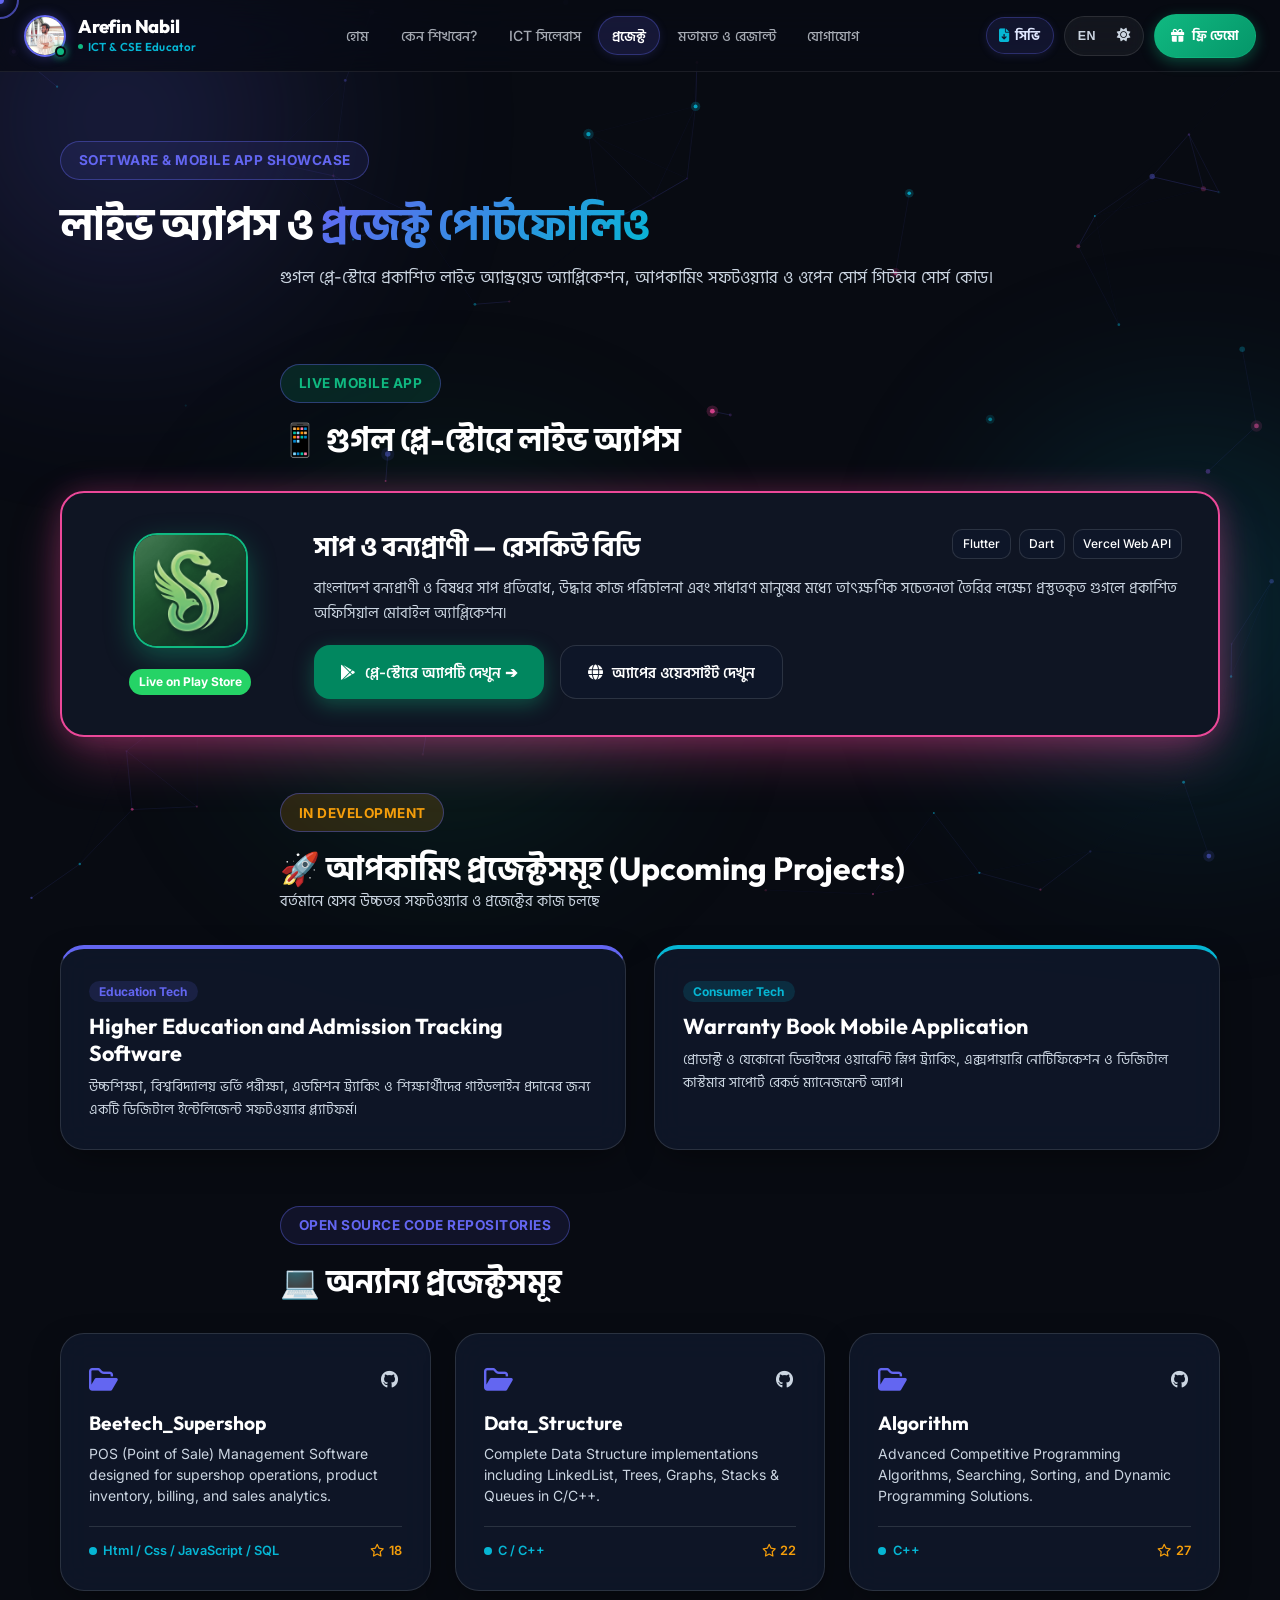
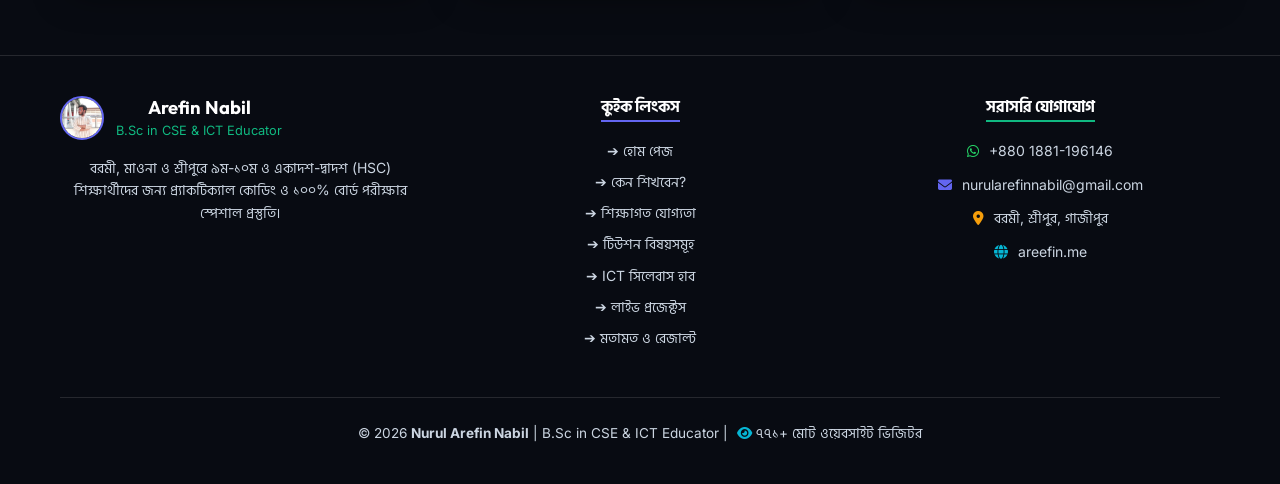
<file: projects.html>
<!DOCTYPE html>
<html lang="bn" data-theme="dark">

<head>
    <script>
        // Apply saved theme immediately to prevent flashing on page load
        (function() {
            var savedTheme = localStorage.getItem('nabil_portfolio_theme') || 'dark';
            document.documentElement.setAttribute('data-theme', savedTheme);
        })();
    </script>
    <meta charset="UTF-8">
    <meta name="viewport" content="width=device-width, initial-scale=1.0">
    <title>Software & Mobile Apps Portfolio — Nurul Arefin Nabil</title>
    <meta name="description"
        content="Live Play Store Android Apps, Upcoming Software Projects, and GitHub Repositories developed by Nurul Arefin Nabil (B.Sc in CSE).">

    <!-- Google Fonts -->
    <link rel="preconnect" href="https://fonts.googleapis.com">
    <link rel="preconnect" href="https://fonts.gstatic.com" crossorigin>
    <link
        href="https://fonts.googleapis.com/css2?family=Hind+Siliguri:wght@300;400;500;600;700&family=Inter:wght@300;400;500;600;700;800&family=Outfit:wght@400;500;600;700;800;900&display=swap"
        rel="stylesheet">

    <!-- FontAwesome Icons -->
    <link rel="stylesheet" href="https://cdnjs.cloudflare.com/ajax/libs/font-awesome/6.5.1/css/all.min.css">

    <!-- Core Stylesheet -->
    <link rel="stylesheet" href="styles.css?v=1.5">
</head>

<body>

    <!-- Fixed Top Glowing Scroll Progress Indicator Bar -->
    <div id="scrollProgressBar" class="scroll-progress-bar"></div>

    <!-- Interactive Particle Canvas Background -->
    <canvas id="bgCanvas"></canvas>

    <!-- Custom Glowing Mouse Cursor Ring & Follower -->
    <div class="custom-cursor" id="customCursor"></div>
    <div class="custom-cursor-follower" id="cursorFollower"></div>

    <!-- Ambient Glowing Orbs Background -->
    <div class="ambient-glow glow-1"></div>
    <div class="ambient-glow glow-2"></div>
    <div class="ambient-glow glow-3"></div>

    <!-- Navigation Header -->
    <header class="navbar">
        <div class="container nav-container">
            <a href="index.html#home" class="brand-logo">
                <div class="brand-avatar-wrapper">
                    <img src="profile.jpg" alt="Nurul Arefin Nabil Profile Image" class="brand-avatar">
                    <span class="brand-status-dot" title="Active Educator"></span>
                </div>
                <div class="brand-info">
                    <span class="brand-name">Arefin Nabil</span>
                    <span class="brand-subtitle"><span class="brand-subtitle-dot"></span> <span data-i18n="brandSubtitle">ICT & CSE Educator</span></span>
                </div>
            </a>

            <nav class="nav-menu" id="navMenu">
                <a href="index.html#home" class="nav-link" data-i18n="navHome">হোম</a>
                <a href="index.html#welcome-portal" class="nav-link desktop-hide" data-i18n="navAudience">ছাত্র ও অভিভাবক</a>
                <a href="index.html#why-me" class="nav-link" data-i18n="navWhy">কেন শিখবেন?</a>
                <a href="index.html#education" class="nav-link desktop-hide" data-i18n="navEdu">শিক্ষাগত যোগ্যতা</a>
                <a href="index.html#tuition" class="nav-link desktop-hide" data-i18n="navTuition">টিউশন বিষয়সমূহ</a>
                <a href="syllabus.html" class="nav-link" data-i18n="navSyllabus">ICT সিলেবাস</a>
                <a href="projects.html" class="nav-link active" data-i18n="navProjects">প্রজেক্ট</a>
                <a href="index.html#testimonials" class="nav-link" data-i18n="navReviews">মতামত ও রেজাল্ট</a>
                <a href="index.html#contact" class="nav-link" data-i18n="navContact">যোগাযোগ</a>

                <!-- Mobile Menu Download CV Card -->
                <a href="CV_Nurul_Arefin_Nabil_ICT_teacher.pdf" download="CV_Nurul_Arefin_Nabil_ICT_Lecturer.pdf" target="_blank"
                    class="mobile-cv-card-btn" data-i18n="navDownloadCv">
                    <i class="fa-solid fa-file-arrow-down"></i> সিভি ডাউনলোড (PDF)
                </a>

                <!-- Mobile Menu Quick Settings Bar -->
                <div class="mobile-nav-settings">
                    <button class="lang-toggle-btn lang-toggle-action" title="Language Switcher (BN / EN)">
                        <i class="fa-solid fa-language"></i> <span class="langText">EN</span>
                    </button>
                    <button class="theme-toggle-btn theme-toggle-action" title="থিম পরিবর্তন করুন">
                        <i class="fa-solid fa-sun"></i>
                    </button>
                </div>

                <a href="index.html#tuition-apply" class="btn btn-accent open-tuition-modal mobile-menu-whatsapp"
                    data-i18n="navTalkBtn">
                    <i class="fa-solid fa-gift"></i> ফ্রি ডেমো বুক করুন
                </a>
            </nav>

            <div class="nav-actions">
                <!-- Compact CV Download Button -->
                <a href="CV_Nurul_Arefin_Nabil_ICT_teacher.pdf" download="CV_Nurul_Arefin_Nabil_ICT_Lecturer.pdf" target="_blank"
                    class="nav-cv-btn" title="Download Official CV (PDF)" data-i18n="navCvShort">
                    <i class="fa-solid fa-file-arrow-down"></i> <span>CV</span>
                </a>

                <!-- Integrated Language & Theme Utility Capsule -->
                <div class="nav-util-cluster">
                    <button class="lang-toggle-btn lang-toggle-action" title="Language Switcher (BN / EN)" aria-label="Toggle Language">
                        <span class="langText">EN</span>
                    </button>
                    <button class="theme-toggle-btn theme-toggle-action" title="থিম পরিবর্তন করুন" aria-label="Toggle Theme">
                        <i class="fa-solid fa-sun"></i>
                    </button>
                </div>

                <!-- Primary CTA Button -->
                <a href="index.html#tuition-apply" class="btn btn-accent open-tuition-modal nav-cta-btn" data-i18n="navTalkBtn">
                    <i class="fa-solid fa-gift"></i> <span>ফ্রি ডেমো</span>
                </a>

                <!-- Mobile Toggle Button -->
                <button class="mobile-toggle" id="mobileToggle" aria-label="Toggle Menu">
                    <i class="fa-solid fa-bars"></i>
                </button>
            </div>
        </div>
    </header>

    <!-- Mobile Drawer Backdrop Overlay -->
    <div class="nav-backdrop" id="navBackdrop"></div>

    <!-- Page Header Banner -->
    <section class="section page-banner">
        <div class="container text-center">
            <div class="section-tag" style="margin: 0 auto 1rem auto;" data-i18n="projTag">Software & Mobile App
                Showcase</div>
            <h1 class="section-title page-title" data-i18n="projTitle">
                লাইভ অ্যাপস ও <span class="text-gradient">প্রজেক্ট পোর্টফোলিও</span>
            </h1>
            <p class="section-subtitle" style="max-width: 720px; margin: 0 auto;" data-i18n="projSub">
                গুগল প্লে-স্টোরে প্রকাশিত লাইভ অ্যান্ড্রয়েড অ্যাপ্লিকেশন, আপকামিং সফটওয়্যার ও ওপেন সোর্স গিটহাব সোর্স
                কোড।
            </p>
        </div>
    </section>

    <!-- Section 1: Featured Google Play Store App -->
    <section class="section" style="padding-top: 1rem; padding-bottom: 4rem;">
        <div class="container">
            <div class="section-header" style="margin-bottom: 2rem; text-align: left;">
                <span class="section-tag" style="background: rgba(16, 185, 129, 0.15); color: var(--accent);"
                    data-i18n="pLiveTag">Live Mobile App</span>
                <h2 style="font-size: 2rem;" data-i18n="pLiveTitle">📱 গুগল প্লে-স্টোরে লাইভ অ্যাপস</h2>
            </div>

            <div class="glass-card special-card reveal-up"
                style="padding: 2.25rem; margin-bottom: 3.5rem; border-color: var(--primary);">
                <div class="live-app-grid">
                    <div style="text-align: center;">
                        <img src="applogo.png" alt="সাপ ও বন্যপ্রাণী রেসকিউ বিডি অ্যাপ লোগো"
                            style="width: 115px; height: 115px; border-radius: 24px; object-fit: cover; box-shadow: 0 10px 28px rgba(16,185,129,0.35); border: 2px solid var(--accent);">
                        <span
                            style="display: inline-block; font-size: 0.75rem; font-weight: 700; background: #25D366; color: #fff; padding: 0.2rem 0.6rem; border-radius: 99px; margin-top: 0.85rem;" data-i18n="pLiveBadge">Live
                            on Play Store</span>
                    </div>

                    <div>
                        <div class="skill-chip-container"
                            style="display: flex; justify-content: space-between; align-items: flex-start; flex-wrap: wrap; gap: 0.5rem;">
                            <h3 style="font-size: 1.7rem;" data-i18n="pSnakeAppName">সাপ ও বন্যপ্রাণী — রেসকিউ বিডি</h3>
                            <div style="display: flex; gap: 0.5rem; flex-wrap: wrap;">
                                <span class="skill-chip"
                                    style="font-size: 0.75rem; padding: 0.25rem 0.6rem;">Flutter</span>
                                <span class="skill-chip"
                                    style="font-size: 0.75rem; padding: 0.25rem 0.6rem;">Dart</span>
                                <span class="skill-chip" style="font-size: 0.75rem; padding: 0.25rem 0.6rem;">Vercel Web
                                    API</span>
                            </div>
                        </div>

                        <p style="color: var(--text-muted); font-size: 0.95rem; margin: 0.75rem 0 1.25rem 0;"
                            data-i18n="pSnakeAppDesc">
                            বাংলাদেশ বন্যপ্রাণী ও বিষধর সাপ প্রতিরোধ, উদ্ধার কাজ পরিচালনা এবং সাধারণ মানুষের মধ্যে
                            তাৎক্ষণিক সচেতনতা তৈরির লক্ষ্যে প্রস্তুতকৃত গুগলে প্রকাশিত অফিসিয়াল মোবাইল অ্যাপ্লিকেশন।
                        </p>

                        <div style="display: flex; gap: 1rem; flex-wrap: wrap;" class="skill-chip-container">
                            <a href="https://play.google.com/store/apps/details?id=bd.snake.app" target="_blank"
                                class="btn btn-accent" style="background: #01875f; border-color: #01875f;"
                                data-i18n="pSnakePlayBtn">
                                <i class="fa-brands fa-google-play"></i> প্লে-স্টোরে অ্যাপটি দেখুন ➔
                            </a>
                            <a href="https://snakeappbd.vercel.app/" target="_blank" class="btn btn-secondary"
                                data-i18n="pSnakeWebBtn">
                                <i class="fa-solid fa-globe"></i> অ্যাপের ওয়েবসাইট দেখুন
                            </a>
                        </div>
                    </div>
                </div>
            </div>

            <!-- Section 2: Upcoming Projects -->
            <div style="margin-bottom: 3.5rem;">
                <div class="section-header" style="margin-bottom: 2rem; text-align: left;">
                    <span class="section-tag" style="background: rgba(245, 158, 11, 0.15); color: var(--amber);"
                        data-i18n="pUpTag">In Development</span>
                    <h2 style="font-size: 2rem;" data-i18n="pUpTitle">🚀 আপকামিং প্রজেক্টসমূহ (Upcoming Projects)</h2>
                    <p style="color: var(--text-muted); font-size: 0.95rem;" data-i18n="pUpSub">বর্তমানে যেসব উচ্চতর
                        সফটওয়্যার ও প্রজেক্টের কাজ চলছে</p>
                </div>

                <div class="upcoming-projects-grid">
                    <!-- Upcoming 1 -->
                    <div class="glass-card reveal-left" style="padding: 1.75rem; border-top: 4px solid var(--primary);">
                        <span
                            style="font-size: 0.75rem; font-weight: 700; background: rgba(99, 102, 241, 0.15); color: var(--primary); padding: 0.2rem 0.65rem; border-radius: 99px;">Education
                            Tech</span>
                        <h4 style="font-size: 1.35rem; margin: 0.6rem 0 0.4rem 0;" data-i18n="pEduTechTitle">Higher
                            Education and Admission Tracking Software</h4>
                        <p style="font-size: 0.9rem; color: var(--text-muted);" data-i18n="pEduTechDesc">
                            উচ্চশিক্ষা, বিশ্ববিদ্যালয় ভর্তি পরীক্ষা, এডমিশন ট্র্যাকিং ও শিক্ষার্থীদের গাইডলাইন প্রদানের
                            জন্য একটি ডিজিটাল ইন্টেলিজেন্ট সফটওয়্যার প্ল্যাটফর্ম।
                        </p>
                    </div>

                    <!-- Upcoming 2 -->
                    <div class="glass-card reveal-right"
                        style="padding: 1.75rem; border-top: 4px solid var(--secondary);">
                        <span
                            style="font-size: 0.75rem; font-weight: 700; background: rgba(6, 182, 212, 0.15); color: var(--secondary); padding: 0.2rem 0.65rem; border-radius: 99px;">Consumer
                            Tech</span>
                        <h4 style="font-size: 1.35rem; margin: 0.6rem 0 0.4rem 0;" data-i18n="pWarrantyTitle">Warranty
                            Book Mobile Application</h4>
                        <p style="font-size: 0.9rem; color: var(--text-muted);" data-i18n="pWarrantyDesc">
                            প্রোডাক্ট ও যেকোনো ডিভাইসের ওয়ারেন্টি স্লিপ ট্র্যাকিং, এক্সপায়ারি নোটিফিকেশন ও ডিজিটাল
                            কাস্টমার সাপোর্ট রেকর্ড ম্যানেজমেন্ট অ্যাপ।
                        </p>
                    </div>
                </div>
            </div>

            <!-- Section 3: Open Source GitHub Repositories -->
            <div>
                <div class="section-header" style="margin-bottom: 2rem; text-align: left;">
                    <span class="section-tag" data-i18n="pGitTag">Open Source Code Repositories</span>
                    <h2 style="font-size: 2rem;" data-i18n="pGitTitle">💻 অন্যান্য প্রজেক্টসমূহ</h2>
                </div>

                <div class="projects-grid" id="projectsGrid">
                    <!-- Javascript will dynamically render repos here -->
                </div>
            </div>
        </div>
    </section>

    <!-- Multi-Column Premium Footer -->
    <footer class="footer reveal-up">
        <div class="container">
            <div class="footer-grid"
                style="display: grid; grid-template-columns: repeat(auto-fit, minmax(240px, 1fr)); gap: 2.5rem; margin-bottom: 3rem;">
                <!-- Column 1: Brand Info -->
                <div>
                    <div style="display: flex; align-items: center; gap: 0.75rem; margin-bottom: 1rem;">
                        <img src="profile.jpg" alt="Arefin Nabil"
                            style="width: 44px; height: 44px; border-radius: 50%; object-fit: cover; border: 2px solid var(--primary);">
                        <div>
                            <h3 style="font-size: 1.15rem; margin: 0; color: var(--text-main);">Arefin Nabil</h3>
                            <span style="font-size: 0.8rem; color: var(--accent);">B.Sc in CSE & ICT Educator</span>
                        </div>
                    </div>
                    <p style="font-size: 0.875rem; color: var(--text-muted); line-height: 1.6;" data-i18n="footerDesc">
                        বরমী, মাওনা ও শ্রীপুরে ৯ম-১০ম ও একাদশ-দ্বাদশ (HSC) শিক্ষার্থীদের জন্য প্র্যাকটিক্যাল কোডিং ও
                        ১০০% বোর্ড পরীক্ষার স্পেশাল প্রস্তুতি।
                    </p>
                </div>

                <!-- Column 2: Quick Links -->
                <div>
                    <h4
                        style="font-size: 1rem; color: var(--text-main); margin-bottom: 1.1rem; border-bottom: 2px solid var(--primary); display: inline-block; padding-bottom: 0.25rem;" data-i18n="footerCol2">
                        কুইক লিংকস</h4>
                    <ul class="footer-links-list"
                        style="list-style: none; display: flex; flex-direction: column; gap: 0.5rem; font-size: 0.875rem;">
                        <li><a href="index.html#home" style="color: var(--text-muted); text-decoration: none;" data-i18n="fLinkHome">➔ হোম
                                পেজ</a></li>
                        <li><a href="index.html#why-me" style="color: var(--text-muted); text-decoration: none;" data-i18n="fLinkWhy">➔ কেন
                                শিখবেন?</a></li>
                        <li><a href="index.html#education" style="color: var(--text-muted); text-decoration: none;" data-i18n="fLinkEdu">➔
                                শিক্ষাগত যোগ্যতা</a></li>
                        <li><a href="index.html#tuition" style="color: var(--text-muted); text-decoration: none;" data-i18n="fLinkTuition">➔
                                টিউশন বিষয়সমূহ</a></li>
                        <li><a href="syllabus.html" style="color: var(--text-muted); text-decoration: none;" data-i18n="fLinkSyllabus">➔ ICT
                                সিলেবাস হাব</a></li>
                        <li><a href="projects.html" style="color: var(--text-muted); text-decoration: none;" data-i18n="fLinkProjects">➔ লাইভ
                                প্রজেক্টস</a></li>
                        <li><a href="index.html#testimonials" style="color: var(--text-muted); text-decoration: none;" data-i18n="fLinkReviews">➔ মতামত ও রেজাল্ট</a></li>
                    </ul>
                </div>

                <!-- Column 3: Contact Summary -->
                <div>
                    <h4
                        style="font-size: 1rem; color: var(--text-main); margin-bottom: 1.1rem; border-bottom: 2px solid var(--accent); display: inline-block; padding-bottom: 0.25rem;" data-i18n="footerCol3">
                        সরাসরি যোগাযোগ</h4>
                    <ul
                        style="list-style: none; display: flex; flex-direction: column; gap: 0.65rem; font-size: 0.875rem; color: var(--text-muted);">
                        <li><i class="fa-brands fa-whatsapp" style="color: #25D366; margin-right: 6px;"></i> +880
                            1881-196146</li>
                        <li><i class="fa-solid fa-envelope" style="color: var(--primary); margin-right: 6px;"></i>
                            nurularefinnabil@gmail.com</li>
                        <li><i class="fa-solid fa-location-dot" style="color: var(--amber); margin-right: 6px;"></i>
                            <span data-i18n="footerLocation">বরমী, শ্রীপুর, গাজীপুর</span></li>
                        <li><i class="fa-solid fa-globe" style="color: var(--secondary); margin-right: 6px;"></i>
                            areefin.me</li>
                    </ul>
                </div>
            </div>

            <!-- Bottom Copyright Bar -->
            <div
                style="border-top: 1px solid var(--border-color); padding-top: 1.5rem; text-align: center; font-size: 0.85rem; color: var(--text-muted);">
                <p>© 2026 <strong>Nurul Arefin Nabil</strong> | B.Sc in CSE & ICT Educator | <i class="fa-solid fa-eye"
                        style="color: var(--secondary); margin-left: 5px;"></i> <span
                        class="visitor-count-number">--</span> <span data-i18n="visitorLabelFooter">মোট ওয়েবসাইট ভিজিটর</span></p>
            </div>
        </div>
    </footer>

    <!-- ==========================================================================
         Apply for Tuition Pop-up Modal
         ========================================================================== -->
    <div class="modal-overlay" id="tuitionModal">
        <div class="modal-container">
            <button class="modal-close-btn" id="modalCloseBtn">
                <i class="fa-solid fa-xmark"></i>
            </button>

            <div class="modal-header">
                <h2 class="modal-title" data-i18n="modalTitle">আইসিটি ও একাডেমিক আবেদন</h2>
                <p class="modal-subtitle" data-i18n="modalSubtitle">সহজেই আপনার বা আপনার সন্তানের টিউশন আবেদন জমা দিন</p>
            </div>

            <p style="text-align: center; color: var(--text-muted); font-size: 0.95rem; margin-bottom: 1.5rem;" data-i18n="modalDesc">
                আবেদন জমা দিলে সরাসরি <strong>হোয়াটসঅ্যাপ চ্যাটে</strong> আবেদনের বিবরণ সহ ওপেন হয়ে যাবে।
            </p>

            <div style="text-align: center;">
                <a href="index.html#tuition-apply" class="btn btn-accent btn-lg btn-whatsapp"
                    style="background: #25D366; border-color: #25D366;"
                    onclick="document.getElementById('tuitionModal').classList.remove('active');" data-i18n="modalBtn">
                    <i class="fa-brands fa-whatsapp"></i> ফরমে যান এবং কথা বলুন
                </a>
            </div>
        </div>
    </div>

    <!-- Scripts -->
    <script src="app.js?v=1.8"></script>
</body>

</html>
</file>
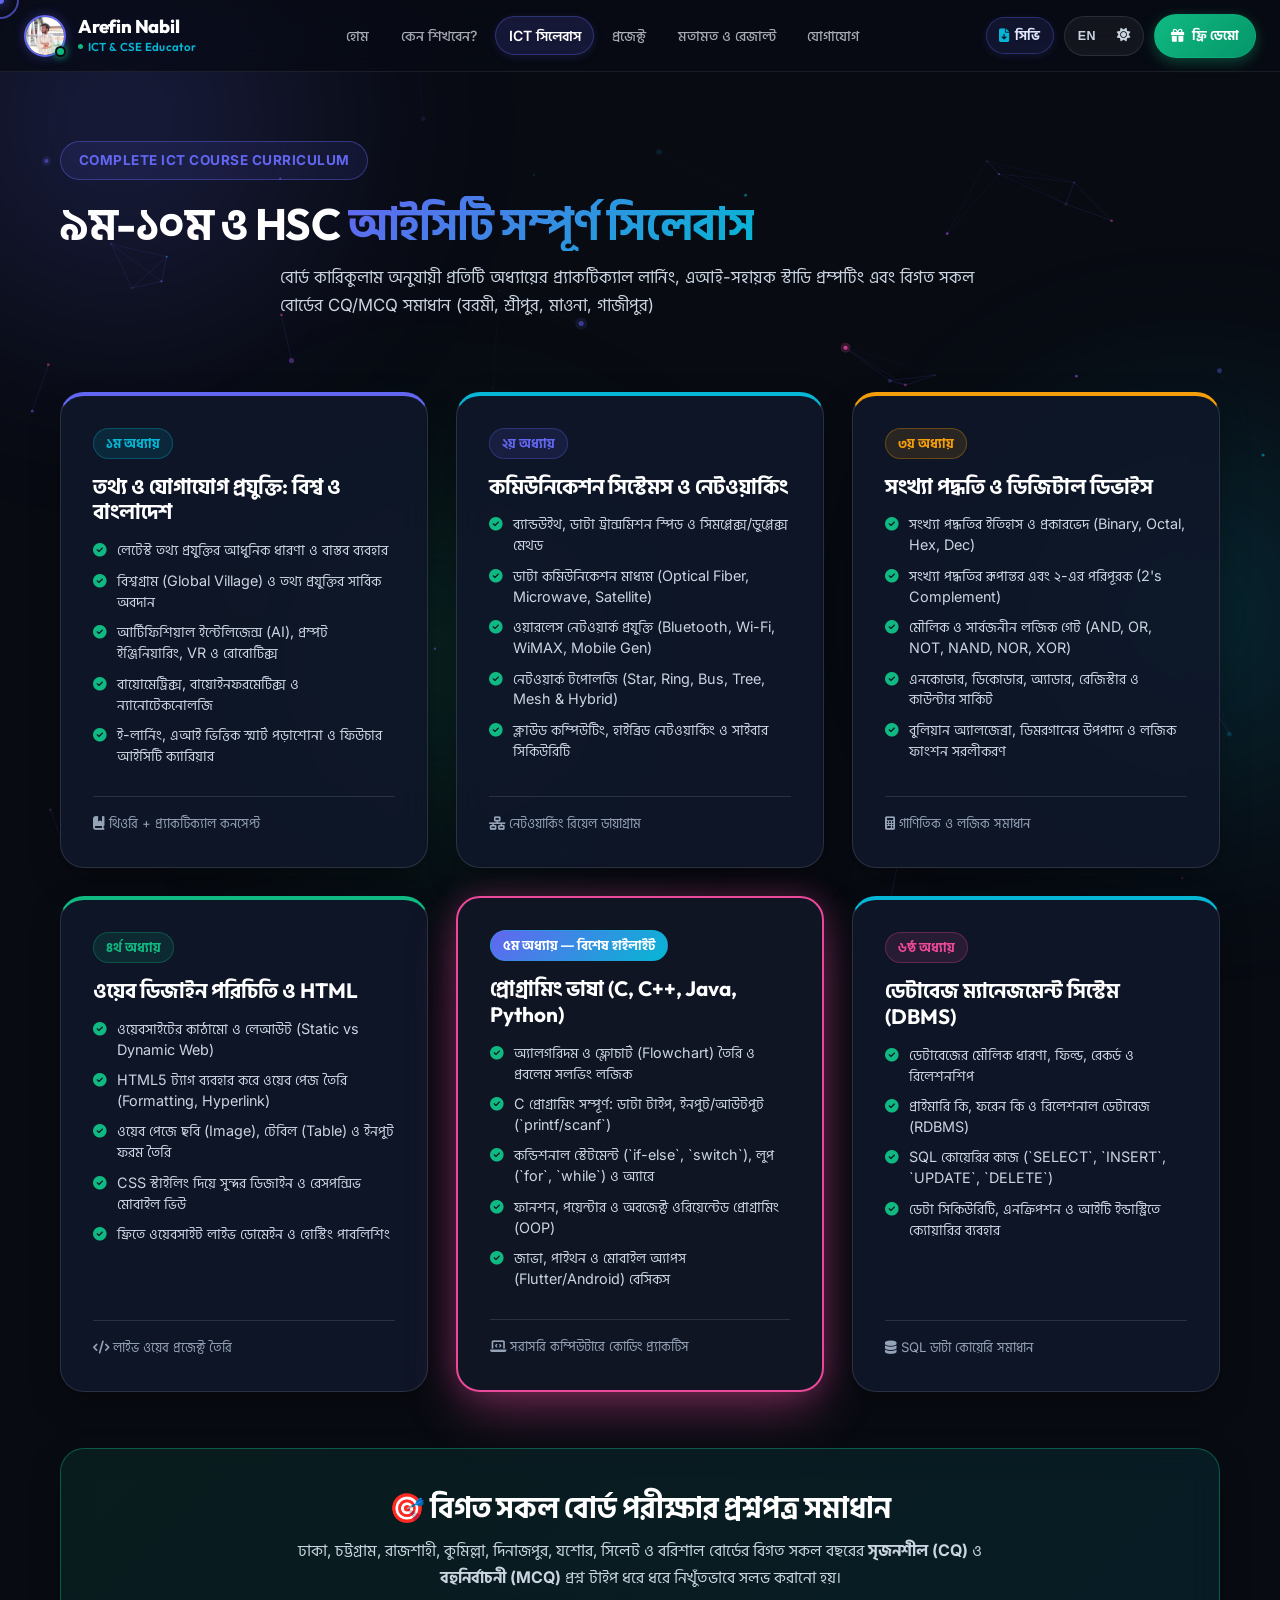
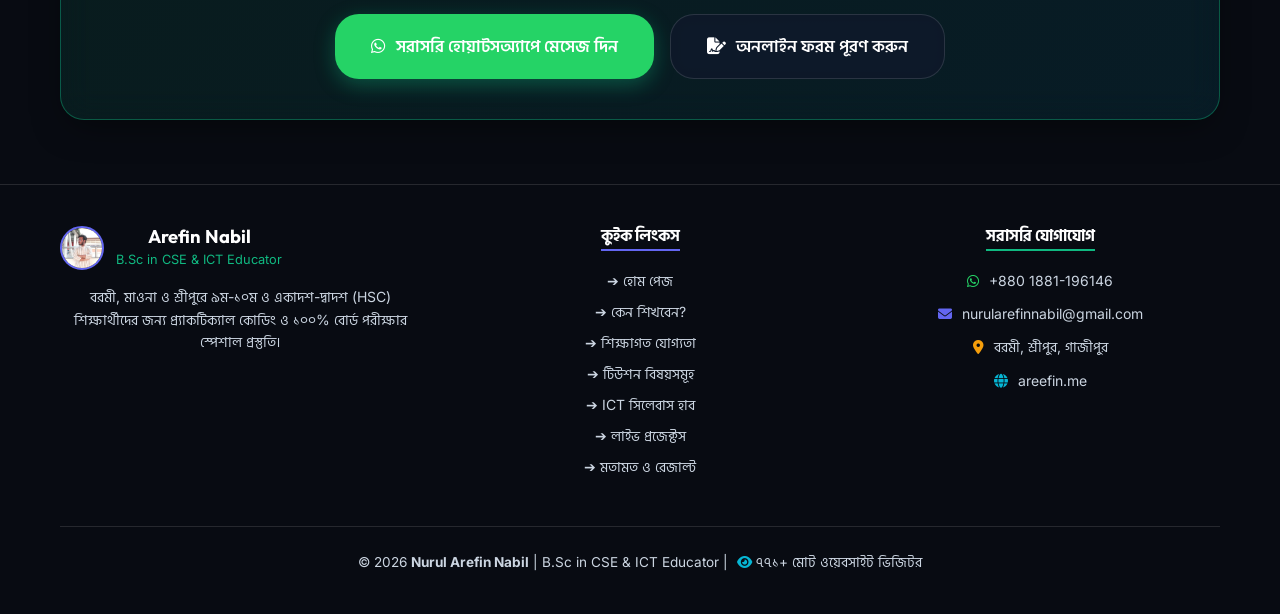
<file: syllabus.html>
<!DOCTYPE html>
<html lang="bn" data-theme="dark">

<head>
    <script>
        // Apply saved theme immediately to prevent flashing on page load
        (function() {
            var savedTheme = localStorage.getItem('nabil_portfolio_theme') || 'dark';
            document.documentElement.setAttribute('data-theme', savedTheme);
        })();
    </script>
    <meta charset="UTF-8">
    <meta name="viewport" content="width=device-width, initial-scale=1.0">
    <title>ICT & Programming Complete Syllabus — Nurul Arefin Nabil</title>
    <meta name="description"
        content="Detailed chapter-by-chapter ICT curriculum breakdown for Class 9-10 (SSC) and Class 11-12 (HSC) taught by Nurul Arefin Nabil in Barmi, Sreepur, Maona & Gazipur.">

    <!-- Google Fonts -->
    <link rel="preconnect" href="https://fonts.googleapis.com">
    <link rel="preconnect" href="https://fonts.gstatic.com" crossorigin>
    <link
        href="https://fonts.googleapis.com/css2?family=Hind+Siliguri:wght@300;400;500;600;700&family=Inter:wght@300;400;500;600;700;800&family=Outfit:wght@400;500;600;700;800;900&display=swap"
        rel="stylesheet">

    <!-- FontAwesome Icons -->
    <link rel="stylesheet" href="https://cdnjs.cloudflare.com/ajax/libs/font-awesome/6.5.1/css/all.min.css">

    <!-- Core Stylesheet -->
    <link rel="stylesheet" href="styles.css?v=1.5">
</head>

<body>

    <!-- Fixed Top Glowing Scroll Progress Indicator Bar -->
    <div id="scrollProgressBar" class="scroll-progress-bar"></div>

    <!-- Interactive Particle Canvas Background -->
    <canvas id="bgCanvas"></canvas>

    <!-- Custom Glowing Mouse Cursor Ring & Follower -->
    <div class="custom-cursor" id="customCursor"></div>
    <div class="custom-cursor-follower" id="cursorFollower"></div>

    <!-- Ambient Glowing Orbs Background -->
    <div class="ambient-glow glow-1"></div>
    <div class="ambient-glow glow-2"></div>
    <div class="ambient-glow glow-3"></div>

    <!-- Navigation Header -->
    <header class="navbar">
        <div class="container nav-container">
            <a href="index.html#home" class="brand-logo">
                <div class="brand-avatar-wrapper">
                    <img src="profile.jpg" alt="Nurul Arefin Nabil Profile Image" class="brand-avatar">
                    <span class="brand-status-dot" title="Active Educator"></span>
                </div>
                <div class="brand-info">
                    <span class="brand-name">Arefin Nabil</span>
                    <span class="brand-subtitle"><span class="brand-subtitle-dot"></span> <span data-i18n="brandSubtitle">ICT & CSE Educator</span></span>
                </div>
            </a>

            <nav class="nav-menu" id="navMenu">
                <a href="index.html#home" class="nav-link" data-i18n="navHome">হোম</a>
                <a href="index.html#welcome-portal" class="nav-link desktop-hide" data-i18n="navAudience">ছাত্র ও অভিভাবক</a>
                <a href="index.html#why-me" class="nav-link" data-i18n="navWhy">কেন শিখবেন?</a>
                <a href="index.html#education" class="nav-link desktop-hide" data-i18n="navEdu">শিক্ষাগত যোগ্যতা</a>
                <a href="index.html#tuition" class="nav-link desktop-hide" data-i18n="navTuition">টিউশন বিষয়সমূহ</a>
                <a href="syllabus.html" class="nav-link active" data-i18n="navSyllabus">ICT সিলেবাস</a>
                <a href="projects.html" class="nav-link" data-i18n="navProjects">প্রজেক্ট</a>
                <a href="index.html#testimonials" class="nav-link" data-i18n="navReviews">মতামত ও রেজাল্ট</a>
                <a href="index.html#contact" class="nav-link" data-i18n="navContact">যোগাযোগ</a>

                <!-- Mobile Menu Download CV Card -->
                <a href="CV_Nurul_Arefin_Nabil_ICT_teacher.pdf" download="CV_Nurul_Arefin_Nabil_ICT_Lecturer.pdf" target="_blank"
                    class="mobile-cv-card-btn" data-i18n="navDownloadCv">
                    <i class="fa-solid fa-file-arrow-down"></i> সিভি ডাউনলোড (PDF)
                </a>

                <!-- Mobile Menu Quick Settings Bar -->
                <div class="mobile-nav-settings">
                    <button class="lang-toggle-btn lang-toggle-action" title="Language Switcher (BN / EN)">
                        <i class="fa-solid fa-language"></i> <span class="langText">EN</span>
                    </button>
                    <button class="theme-toggle-btn theme-toggle-action" title="থিম পরিবর্তন করুন">
                        <i class="fa-solid fa-sun"></i>
                    </button>
                </div>

                <a href="index.html#tuition-apply" class="btn btn-accent open-tuition-modal mobile-menu-whatsapp"
                    data-i18n="navTalkBtn">
                    <i class="fa-solid fa-gift"></i> ফ্রি ডেমো বুক করুন
                </a>
            </nav>

            <div class="nav-actions">
                <!-- Compact CV Download Button -->
                <a href="CV_Nurul_Arefin_Nabil_ICT_teacher.pdf" download="CV_Nurul_Arefin_Nabil_ICT_Lecturer.pdf" target="_blank"
                    class="nav-cv-btn" title="Download Official CV (PDF)" data-i18n="navCvShort">
                    <i class="fa-solid fa-file-arrow-down"></i> <span>CV</span>
                </a>

                <!-- Integrated Language & Theme Utility Capsule -->
                <div class="nav-util-cluster">
                    <button class="lang-toggle-btn lang-toggle-action" title="Language Switcher (BN / EN)" aria-label="Toggle Language">
                        <span class="langText">EN</span>
                    </button>
                    <button class="theme-toggle-btn theme-toggle-action" title="থিম পরিবর্তন করুন" aria-label="Toggle Theme">
                        <i class="fa-solid fa-sun"></i>
                    </button>
                </div>

                <!-- Primary CTA Button -->
                <a href="index.html#tuition-apply" class="btn btn-accent open-tuition-modal nav-cta-btn" data-i18n="navTalkBtn">
                    <i class="fa-solid fa-gift"></i> <span>ফ্রি ডেমো</span>
                </a>

                <!-- Mobile Toggle Button -->
                <button class="mobile-toggle" id="mobileToggle" aria-label="Toggle Menu">
                    <i class="fa-solid fa-bars"></i>
                </button>
            </div>
        </div>
    </header>

    <!-- Mobile Drawer Backdrop Overlay -->
    <div class="nav-backdrop" id="navBackdrop"></div>

    <!-- Page Header Banner -->
    <section class="section page-banner">
        <div class="container text-center">
            <div class="section-tag" style="margin: 0 auto 1rem auto;" data-i18n="sylTag">Complete ICT Course Curriculum
            </div>
            <h1 class="section-title page-title" data-i18n="sylTitle">
                ৯ম-১০ম ও HSC <span class="text-gradient">আইসিটি সম্পূর্ণ সিলেবাস</span>
            </h1>
            <p class="section-subtitle" style="max-width: 720px; margin: 0 auto;" data-i18n="sylSub">
                বোর্ড কারিকুলাম অনুযায়ী প্রতিটি অধ্যায়ের প্র্যাকটিক্যাল লার্নিং, এআই-সহায়ক স্টাডি প্রম্পটিং এবং বিগত সকল
                বোর্ডের CQ/MCQ সমাধান (বরমী, শ্রীপুর, মাওনা, গাজীপুর)
            </p>
        </div>
    </section>

    <!-- Comprehensive Chapter Grid Section -->
    <section class="section" style="padding-top: 1rem; padding-bottom: 4rem;">
        <div class="container">
            <div class="chapter-grid">
                <!-- Chapter 1 -->
                <div class="glass-card chapter-card reveal-left" style="border-top: 4px solid var(--primary);">
                    <div>
                        <span class="chapter-badge" data-i18n="ch1Badge">১ম অধ্যায়</span>
                        <h3 class="chapter-title" data-i18n="ch1Title">তথ্য ও যোগাযোগ প্রযুক্তি: বিশ্ব ও বাংলাদেশ</h3>
                        <ul class="topic-list">
                            <li class="topic-item"><i class="fa-solid fa-circle-check"></i> <span
                                    data-i18n="ch1t1">লেটেস্ট তথ্য প্রযুক্তির আধুনিক ধারণা ও বাস্তব ব্যবহার</span></li>
                            <li class="topic-item"><i class="fa-solid fa-circle-check"></i> <span
                                    data-i18n="ch1t2">বিশ্বগ্রাম (Global Village) ও তথ্য প্রযুক্তির সার্বিক অবদান</span>
                            </li>
                            <li class="topic-item"><i class="fa-solid fa-circle-check"></i> <span
                                    data-i18n="ch1t3">আর্টিফিশিয়াল ইন্টেলিজেন্স (AI), প্রম্পট ইঞ্জিনিয়ারিং, VR ও
                                    রোবোটিক্স</span></li>
                            <li class="topic-item"><i class="fa-solid fa-circle-check"></i> <span
                                    data-i18n="ch1t4">বায়োমেট্রিক্স, বায়োইনফরমেটিক্স ও ন্যানোটেকনোলজি</span></li>
                            <li class="topic-item"><i class="fa-solid fa-circle-check"></i> <span
                                    data-i18n="ch1t5">ই-লার্নিং, এআই ভিত্তিক স্মার্ট পড়াশোনা ও ফিউচার আইসিটি
                                    ক্যারিয়ার</span></li>
                        </ul>
                    </div>
                    <div class="chapter-footer">
                        <span><i class="fa-solid fa-book-bookmark"></i> <span data-i18n="ch1Foot">থিওরি + প্র্যাকটিক্যাল
                                কনসেপ্ট</span></span>
                    </div>
                </div>

                <!-- Chapter 2 -->
                <div class="glass-card chapter-card reveal-up" style="border-top: 4px solid var(--secondary);">
                    <div>
                        <span class="chapter-badge"
                            style="background: rgba(99, 102, 241, 0.12); color: var(--primary); border-color: rgba(99, 102, 241, 0.3);"
                            data-i18n="ch2Badge">২য় অধ্যায়</span>
                        <h3 class="chapter-title" data-i18n="ch2Title">কমিউনিকেশন সিস্টেমস ও নেটওয়ার্কিং</h3>
                        <ul class="topic-list">
                            <li class="topic-item"><i class="fa-solid fa-circle-check"></i> <span
                                    data-i18n="ch2t1">ব্যান্ডউইথ, ডাটা ট্রান্সমিশন স্পিড ও সিমপ্লেক্স/ডুপ্লেক্স
                                    মেথড</span></li>
                            <li class="topic-item"><i class="fa-solid fa-circle-check"></i> <span data-i18n="ch2t2">ডাটা
                                    কমিউনিকেশন মাধ্যম (Optical Fiber, Microwave, Satellite)</span></li>
                            <li class="topic-item"><i class="fa-solid fa-circle-check"></i> <span
                                    data-i18n="ch2t3">ওয়ারলেস নেটওয়ার্ক প্রযুক্তি (Bluetooth, Wi-Fi, WiMAX, Mobile
                                    Gen)</span></li>
                            <li class="topic-item"><i class="fa-solid fa-circle-check"></i> <span
                                    data-i18n="ch2t4">নেটওয়ার্ক টপোলজি (Star, Ring, Bus, Tree, Mesh & Hybrid)</span>
                            </li>
                            <li class="topic-item"><i class="fa-solid fa-circle-check"></i> <span
                                    data-i18n="ch2t5">ক্লাউড কম্পিউটিং, হাইব্রিড নেটওয়ার্কিং ও সাইবার সিকিউরিটি</span>
                            </li>
                        </ul>
                    </div>
                    <div class="chapter-footer">
                        <span><i class="fa-solid fa-network-wired"></i> <span data-i18n="ch2Foot">নেটওয়ার্কিং রিয়েল
                                ডায়াগ্রাম</span></span>
                    </div>
                </div>

                <!-- Chapter 3 -->
                <div class="glass-card chapter-card reveal-right" style="border-top: 4px solid var(--amber);">
                    <div>
                        <span class="chapter-badge"
                            style="background: rgba(245, 158, 11, 0.12); color: var(--amber); border-color: rgba(245, 158, 11, 0.3);"
                            data-i18n="ch3Badge">৩য় অধ্যায়</span>
                        <h3 class="chapter-title" data-i18n="ch3Title">সংখ্যা পদ্ধতি ও ডিজিটাল ডিভাইস</h3>
                        <ul class="topic-list">
                            <li class="topic-item"><i class="fa-solid fa-circle-check"></i> <span
                                    data-i18n="ch3t1">সংখ্যা পদ্ধতির ইতিহাস ও প্রকারভেদ (Binary, Octal, Hex, Dec)</span>
                            </li>
                            <li class="topic-item"><i class="fa-solid fa-circle-check"></i> <span
                                    data-i18n="ch3t2">সংখ্যা পদ্ধতির রূপান্তর এবং ২-এর পরিপূরক (2's Complement)</span>
                            </li>
                            <li class="topic-item"><i class="fa-solid fa-circle-check"></i> <span
                                    data-i18n="ch3t3">মৌলিক ও সার্বজনীন লজিক গেট (AND, OR, NOT, NAND, NOR, XOR)</span>
                            </li>
                            <li class="topic-item"><i class="fa-solid fa-circle-check"></i> <span
                                    data-i18n="ch3t4">এনকোডার, ডিকোডার, অ্যাডার, রেজিস্টার ও কাউন্টার সার্কিট</span>
                            </li>
                            <li class="topic-item"><i class="fa-solid fa-circle-check"></i> <span
                                    data-i18n="ch3t5">বুলিয়ান অ্যালজেব্রা, ডিমরগানের উপপাদ্য ও লজিক ফাংশন সরলীকরণ</span>
                            </li>
                        </ul>
                    </div>
                    <div class="chapter-footer">
                        <span><i class="fa-solid fa-calculator"></i> <span data-i18n="ch3Foot">গাণিতিক ও লজিক
                                সমাধান</span></span>
                    </div>
                </div>

                <!-- Chapter 4 -->
                <div class="glass-card chapter-card reveal-left" style="border-top: 4px solid var(--accent);">
                    <div>
                        <span class="chapter-badge"
                            style="background: rgba(16, 185, 129, 0.12); color: var(--accent); border-color: rgba(16, 185, 129, 0.3);"
                            data-i18n="ch4Badge">৪র্থ অধ্যায়</span>
                        <h3 class="chapter-title" data-i18n="ch4Title">ওয়েব ডিজাইন পরিচিতি ও HTML</h3>
                        <ul class="topic-list">
                            <li class="topic-item"><i class="fa-solid fa-circle-check"></i> <span
                                    data-i18n="ch4t1">ওয়েবসাইটের কাঠামো ও লেআউট (Static vs Dynamic Web)</span></li>
                            <li class="topic-item"><i class="fa-solid fa-circle-check"></i> <span
                                    data-i18n="ch4t2">HTML5 ট্যাগ ব্যবহার করে ওয়েব পেজ তৈরি (Formatting,
                                    Hyperlink)</span></li>
                            <li class="topic-item"><i class="fa-solid fa-circle-check"></i> <span data-i18n="ch4t3">ওয়েব
                                    পেজে ছবি (Image), টেবিল (Table) ও ইনপুট ফরম তৈরি</span></li>
                            <li class="topic-item"><i class="fa-solid fa-circle-check"></i> <span data-i18n="ch4t4">CSS
                                    স্টাইলিং দিয়ে সুন্দর ডিজাইন ও রেসপন্সিভ মোবাইল ভিউ</span></li>
                            <li class="topic-item"><i class="fa-solid fa-circle-check"></i> <span
                                    data-i18n="ch4t5">ফ্রিতে ওয়েবসাইট লাইভ ডোমেইন ও হোস্টিং পাবলিশিং</span></li>
                        </ul>
                    </div>
                    <div class="chapter-footer">
                        <span><i class="fa-solid fa-code"></i> <span data-i18n="ch4Foot">লাইভ ওয়েব প্রজেক্ট
                                তৈরি</span></span>
                    </div>
                </div>

                <!-- Chapter 5 -->
                <div class="glass-card chapter-card special-card reveal-up" style="border-top: 4px solid #ec4899;">
                    <div>
                        <span class="chapter-badge" style="background: var(--grad-primary); color: #fff;"
                            data-i18n="ch5Badge">৫ম অধ্যায় — বিশেষ হাইলাইট</span>
                        <h3 class="chapter-title" data-i18n="ch5Title">প্রোগ্রামিং ভাষা (C, C++, Java, Python)</h3>
                        <ul class="topic-list">
                            <li class="topic-item"><i class="fa-solid fa-circle-check"></i> <span
                                    data-i18n="ch5t1">অ্যালগরিদম ও ফ্লোচার্ট (Flowchart) তৈরি ও প্রবলেম সলভিং
                                    লজিক</span></li>
                            <li class="topic-item"><i class="fa-solid fa-circle-check"></i> <span data-i18n="ch5t2">C
                                    প্রোগ্রামিং সম্পূর্ণ: ডাটা টাইপ, ইনপুট/আউটপুট (`printf/scanf`)</span></li>
                            <li class="topic-item"><i class="fa-solid fa-circle-check"></i> <span
                                    data-i18n="ch5t3">কন্ডিশনাল স্টেটমেন্ট (`if-else`, `switch`), লুপ (`for`, `while`) ও
                                    অ্যারে</span></li>
                            <li class="topic-item"><i class="fa-solid fa-circle-check"></i> <span
                                    data-i18n="ch5t4">ফানশন, পয়েন্টার ও অবজেক্ট ওরিয়েন্টেড প্রোগ্রামিং (OOP)</span>
                            </li>
                            <li class="topic-item"><i class="fa-solid fa-circle-check"></i> <span
                                    data-i18n="ch5t5">জাভা, পাইথন ও মোবাইল অ্যাপস (Flutter/Android) বেসিকস</span></li>
                        </ul>
                    </div>
                    <div class="chapter-footer">
                        <span><i class="fa-solid fa-laptop-code"></i> <span data-i18n="ch5Foot">সরাসরি কম্পিউটারে কোডিং
                                প্র্যাকটিস</span></span>
                    </div>
                </div>

                <!-- Chapter 6 -->
                <div class="glass-card chapter-card reveal-right" style="border-top: 4px solid var(--secondary);">
                    <div>
                        <span class="chapter-badge"
                            style="background: rgba(236, 72, 153, 0.12); color: var(--pink); border-color: rgba(236, 72, 153, 0.3);"
                            data-i18n="ch6Badge">৬ষ্ঠ অধ্যায়</span>
                        <h3 class="chapter-title" data-i18n="ch6Title">ডেটাবেজ ম্যানেজমেন্ট সিস্টেম (DBMS)</h3>
                        <ul class="topic-list">
                            <li class="topic-item"><i class="fa-solid fa-circle-check"></i> <span
                                    data-i18n="ch6t1">ডেটাবেজের মৌলিক ধারণা, ফিল্ড, রেকর্ড ও রিলেশনশিপ</span></li>
                            <li class="topic-item"><i class="fa-solid fa-circle-check"></i> <span
                                    data-i18n="ch6t2">প্রাইমারি কি, ফরেন কি ও রিলেশনাল ডেটাবেজ (RDBMS)</span></li>
                            <li class="topic-item"><i class="fa-solid fa-circle-check"></i> <span data-i18n="ch6t3">SQL
                                    কোয়েরির কাজ (`SELECT`, `INSERT`, `UPDATE`, `DELETE`)</span></li>
                            <li class="topic-item"><i class="fa-solid fa-circle-check"></i> <span data-i18n="ch6t4">ডেটা
                                    সিকিউরিটি, এনক্রিপশন ও আইটি ইন্ডাস্ট্রিতে ক্যোয়ারির ব্যবহার</span></li>
                        </ul>
                    </div>
                    <div class="chapter-footer">
                        <span><i class="fa-solid fa-database"></i> <span data-i18n="ch6Foot">SQL ডাটা কোয়েরি
                                সমাধান</span></span>
                    </div>
                </div>
            </div>

            <!-- Board Questions Banner -->
            <div class="glass-card"
                style="margin-top: 3.5rem; padding: 2.5rem; text-align: center; border-color: rgba(16, 185, 129, 0.4); background: linear-gradient(135deg, rgba(16, 185, 129, 0.1) 0%, rgba(6, 182, 212, 0.1) 100%);">
                <h3 style="font-size: 1.8rem; margin-bottom: 0.75rem;" data-i18n="boardBannerTitle">🎯 বিগত সকল বোর্ড
                    পরীক্ষার প্রশ্নপত্র সমাধান</h3>
                <p style="color: var(--text-muted); max-width: 750px; margin: 0 auto 1.5rem auto;"
                    data-i18n="boardBannerSub">
                    ঢাকা, চট্টগ্রাম, রাজশাহী, কুমিল্লা, দিনাজপুর, যশোর, সিলেট ও বরিশাল বোর্ডের বিগত সকল বছরের
                    <strong>সৃজনশীল (CQ)</strong> ও <strong>বহুনির্বাচনী (MCQ)</strong> প্রশ্ন টাইপ ধরে ধরে নিখুঁতভাবে
                    সলভ করানো হয়।
                </p>
                <div style="display: flex; justify-content: center; gap: 1rem; flex-wrap: wrap;">
                    <a href="https://wa.me/8801881196146" target="_blank" class="btn btn-accent btn-lg"
                        style="background: #25D366; border-color: #25D366;" data-i18n="boardWaBtn">
                        <i class="fa-brands fa-whatsapp"></i> সরাসরি হোয়াটসঅ্যাপে মেসেজ দিন
                    </a>
                    <a href="index.html#tuition-apply" class="btn btn-secondary btn-lg" data-i18n="boardFormBtn">
                        <i class="fa-solid fa-file-signature"></i> অনলাইন ফরম পূরণ করুন
                    </a>
                </div>
            </div>
        </div>
    </section>

    <!-- Multi-Column Premium Footer -->
    <footer class="footer reveal-up">
        <div class="container">
            <div class="footer-grid"
                style="display: grid; grid-template-columns: repeat(auto-fit, minmax(240px, 1fr)); gap: 2.5rem; margin-bottom: 3rem;">
                <!-- Column 1: Brand Info -->
                <div>
                    <div style="display: flex; align-items: center; gap: 0.75rem; margin-bottom: 1rem;">
                        <img src="profile.jpg" alt="Arefin Nabil"
                            style="width: 44px; height: 44px; border-radius: 50%; object-fit: cover; border: 2px solid var(--primary);">
                        <div>
                            <h3 style="font-size: 1.15rem; margin: 0; color: var(--text-main);">Arefin Nabil</h3>
                            <span style="font-size: 0.8rem; color: var(--accent);">B.Sc in CSE & ICT Educator</span>
                        </div>
                    </div>
                    <p style="font-size: 0.875rem; color: var(--text-muted); line-height: 1.6;" data-i18n="footerDesc">
                        বরমী, মাওনা ও শ্রীপুরে ৯ম-১০ম ও একাদশ-দ্বাদশ (HSC) শিক্ষার্থীদের জন্য প্র্যাকটিক্যাল কোডিং ও
                        ১০০% বোর্ড পরীক্ষার স্পেশাল প্রস্তুতি।
                    </p>
                </div>

                <!-- Column 2: Quick Links -->
                <div>
                    <h4
                        style="font-size: 1rem; color: var(--text-main); margin-bottom: 1.1rem; border-bottom: 2px solid var(--primary); display: inline-block; padding-bottom: 0.25rem;" data-i18n="footerCol2">
                        কুইক লিংকস</h4>
                    <ul class="footer-links-list"
                        style="list-style: none; display: flex; flex-direction: column; gap: 0.5rem; font-size: 0.875rem;">
                        <li><a href="index.html#home" style="color: var(--text-muted); text-decoration: none;" data-i18n="fLinkHome">➔ হোম
                                পেজ</a></li>
                        <li><a href="index.html#why-me" style="color: var(--text-muted); text-decoration: none;" data-i18n="fLinkWhy">➔ কেন
                                শিখবেন?</a></li>
                        <li><a href="index.html#education" style="color: var(--text-muted); text-decoration: none;" data-i18n="fLinkEdu">➔
                                শিক্ষাগত যোগ্যতা</a></li>
                        <li><a href="index.html#tuition" style="color: var(--text-muted); text-decoration: none;" data-i18n="fLinkTuition">➔
                                টিউশন বিষয়সমূহ</a></li>
                        <li><a href="syllabus.html" style="color: var(--text-muted); text-decoration: none;" data-i18n="fLinkSyllabus">➔ ICT
                                সিলেবাস হাব</a></li>
                        <li><a href="projects.html" style="color: var(--text-muted); text-decoration: none;" data-i18n="fLinkProjects">➔ লাইভ
                                প্রজেক্টস</a></li>
                        <li><a href="index.html#testimonials" style="color: var(--text-muted); text-decoration: none;" data-i18n="fLinkReviews">➔ মতামত ও রেজাল্ট</a></li>
                    </ul>
                </div>

                <!-- Column 3: Contact Summary -->
                <div>
                    <h4
                        style="font-size: 1rem; color: var(--text-main); margin-bottom: 1.1rem; border-bottom: 2px solid var(--accent); display: inline-block; padding-bottom: 0.25rem;" data-i18n="footerCol3">
                        সরাসরি যোগাযোগ</h4>
                    <ul
                        style="list-style: none; display: flex; flex-direction: column; gap: 0.65rem; font-size: 0.875rem; color: var(--text-muted);">
                        <li><i class="fa-brands fa-whatsapp" style="color: #25D366; margin-right: 6px;"></i> +880
                            1881-196146</li>
                        <li><i class="fa-solid fa-envelope" style="color: var(--primary); margin-right: 6px;"></i>
                            nurularefinnabil@gmail.com</li>
                        <li><i class="fa-solid fa-location-dot" style="color: var(--amber); margin-right: 6px;"></i>
                            <span data-i18n="footerLocation">বরমী, শ্রীপুর, গাজীপুর</span></li>
                        <li><i class="fa-solid fa-globe" style="color: var(--secondary); margin-right: 6px;"></i>
                            areefin.me</li>
                    </ul>
                </div>
            </div>

            <!-- Bottom Copyright Bar -->
            <div
                style="border-top: 1px solid var(--border-color); padding-top: 1.5rem; text-align: center; font-size: 0.85rem; color: var(--text-muted);">
                <p>© 2026 <strong>Nurul Arefin Nabil</strong> | B.Sc in CSE & ICT Educator | <i class="fa-solid fa-eye"
                        style="color: var(--secondary); margin-left: 5px;"></i> <span
                        class="visitor-count-number">--</span> <span data-i18n="visitorLabelFooter">মোট ওয়েবসাইট ভিজিটর</span></p>
            </div>
        </div>
    </footer>

    <!-- ==========================================================================
         Apply for Tuition Pop-up Modal
         ========================================================================== -->
    <div class="modal-overlay" id="tuitionModal">
        <div class="modal-container">
            <button class="modal-close-btn" id="modalCloseBtn">
                <i class="fa-solid fa-xmark"></i>
            </button>

            <div class="modal-header">
                <h2 class="modal-title" data-i18n="modalTitle">আইসিটি ও একাডেমিক আবেদন</h2>
                <p class="modal-subtitle" data-i18n="modalSubtitle">সহজেই আপনার বা আপনার সন্তানের টিউশন আবেদন জমা দিন</p>
            </div>

            <p style="text-align: center; color: var(--text-muted); font-size: 0.95rem; margin-bottom: 1.5rem;" data-i18n="modalDesc">
                আবেদন জমা দিলে সরাসরি <strong>হোয়াটসঅ্যাপ চ্যাটে</strong> আবেদনের বিবরণ সহ ওপেন হয়ে যাবে।
            </p>

            <div style="text-align: center;">
                <a href="index.html#tuition-apply" class="btn btn-accent btn-lg btn-whatsapp"
                    style="background: #25D366; border-color: #25D366;"
                    onclick="document.getElementById('tuitionModal').classList.remove('active');" data-i18n="modalBtn">
                    <i class="fa-brands fa-whatsapp"></i> ফরমে যান এবং কথা বলুন
                </a>
            </div>
        </div>
    </div>

    <!-- Scripts -->
    <script src="app.js?v=1.8"></script>
</body>

</html>
</file>
<file: styles.css>
/* ==========================================================================
   Nurul Arefin Nabil — Portfolio, ICT Syllabus & Projects Portal Stylesheet
   Ultra-Refined Dual Theme + Particle Canvas + Custom Glowing Cursor Follower
   100% Mobile & Desktop Responsive Architecture (Zero Overflow Guarantee)
   ========================================================================== */

:root {
    /* Color Palette - Dark Default */
    --bg-dark: #080b12;
    --bg-card: rgba(15, 23, 42, 0.88);
    --bg-card-hover: rgba(24, 34, 58, 0.96);
    --bg-modal: rgba(12, 17, 28, 0.96);
    --border-color: rgba(255, 255, 255, 0.12);
    --border-glow: rgba(99, 102, 241, 0.4);
    
    /* Brand Accent Colors */
    --primary: #6366f1;       /* Indigo Glow */
    --primary-hover: #4f46e5;
    --secondary: #06b6d4;     /* Cyan Neon */
    --accent: #10b981;        /* Emerald Accent */
    --amber: #f59e0b;         /* Warm Gold */
    --pink: #ec4899;
    
    /* Text Colors — Enhanced Clarity & High Contrast */
    --text-main: #ffffff;
    --text-muted: #cbd5e1;
    --text-sub: #94a3b8;
    
    /* Gradients */
    --grad-primary: linear-gradient(135deg, #6366f1 0%, #06b6d4 100%);
    --grad-accent: linear-gradient(135deg, #06b6d4 0%, #10b981 100%);
    --grad-warm: linear-gradient(135deg, #f59e0b 0%, #ec4899 100%);
    --grad-card: linear-gradient(145deg, rgba(255, 255, 255, 0.05) 0%, rgba(255, 255, 255, 0.01) 100%);
    --form-bg: rgba(0, 0, 0, 0.3);

    /* Fonts */
    --font-heading: 'Outfit', 'Hind Siliguri', sans-serif;
    --font-body: 'Inter', 'Hind Siliguri', sans-serif;

    /* Spacing & Shadows */
    --radius-sm: 10px;
    --radius-md: 16px;
    --radius-lg: 24px;
    --radius-full: 9999px;
    --shadow-glow: 0 0 30px rgba(99, 102, 241, 0.25);
    --shadow-card: 0 12px 35px -10px rgba(0, 0, 0, 0.5);
    
    /* Transitions */
    --trans-fast: all 0.25s cubic-bezier(0.4, 0, 0.2, 1);
    --trans-normal: all 0.4s cubic-bezier(0.4, 0, 0.2, 1);
    --trans-spring: all 0.5s cubic-bezier(0.34, 1.56, 0.64, 1);
}

/* Light / Day Theme Overrides — High Contrast & Clear Text Guarantee */
/* Light / Day Theme Overrides — High Contrast & Premium Parity Guarantee */
[data-theme="light"] {
    --bg-dark: #f8fafc;
    --bg-card: rgba(255, 255, 255, 0.78);
    --bg-card-hover: rgba(255, 255, 255, 0.92);
    --bg-modal: rgba(255, 255, 255, 0.95);
    --border-color: rgba(99, 102, 241, 0.2);
    --border-glow: rgba(99, 102, 241, 0.35);
    
    --text-main: #0f172a;
    --text-muted: #334155;
    --text-sub: #475569;
    
    --grad-card: linear-gradient(135deg, rgba(255, 255, 255, 0.85) 0%, rgba(241, 245, 249, 0.6) 100%);
    --shadow-card: 0 10px 30px -5px rgba(99, 102, 241, 0.08), 0 4px 12px rgba(0, 0, 0, 0.03);
    --shadow-glow: 0 0 25px rgba(99, 102, 241, 0.15);
    --form-bg: rgba(255, 255, 255, 0.85);
}

[data-theme="light"] .glass-card {
    background: rgba(255, 255, 255, 0.78) !important;
    backdrop-filter: blur(16px) !important;
    -webkit-backdrop-filter: blur(16px) !important;
    border: 1px solid rgba(99, 102, 241, 0.2) !important;
    box-shadow: 0 10px 30px -5px rgba(99, 102, 241, 0.08), 0 4px 12px rgba(0, 0, 0, 0.03) !important;
}

[data-theme="light"] .glass-card:hover {
    background: rgba(255, 255, 255, 0.92) !important;
    border-color: var(--primary) !important;
    box-shadow: 0 16px 35px -8px rgba(99, 102, 241, 0.2), 0 0 20px rgba(99, 102, 241, 0.12) !important;
}

/* Light / Day Theme Footer Overrides */
[data-theme="light"] .footer {
    background: #ffffff !important;
    border-top: 1px solid #e2e8f0 !important;
    color: #0f172a !important;
}

[data-theme="light"] .footer h3,
[data-theme="light"] .footer h4 {
    color: #0f172a !important;
}

[data-theme="light"] .footer p,
[data-theme="light"] .footer li,
[data-theme="light"] .footer a {
    color: #334155 !important;
}

[data-theme="light"] .footer a:hover {
    color: var(--primary) !important;
}

/* Explicit Top Accent Border Preservations for Education Timeline Cards */
.timeline-item:nth-child(1) .glass-card,
.timeline-card:nth-child(1) {
    border-top: 4px solid var(--primary) !important;
}

.timeline-item:nth-child(2) .glass-card,
.timeline-card:nth-child(2) {
    border-top: 4px solid var(--secondary) !important;
}

.timeline-item:nth-child(3) .glass-card,
.timeline-card:nth-child(3) {
    border-top: 4px solid var(--accent) !important;
}

/* Translucent Glowing Glass Form Controls for Light Mode */
[data-theme="light"] .form-control, 
[data-theme="light"] .form-select {
    background: rgba(255, 255, 255, 0.72) !important;
    border: 1.5px solid rgba(99, 102, 241, 0.32) !important;
    color: #0f172a !important;
    backdrop-filter: blur(12px) !important;
    box-shadow: 0 4px 12px rgba(99, 102, 241, 0.08) !important;
}

[data-theme="light"] .form-control:focus, 
[data-theme="light"] .form-select:focus {
    background: rgba(255, 255, 255, 0.95) !important;
    border-color: var(--primary) !important;
    box-shadow: 0 0 18px rgba(99, 102, 241, 0.3), 0 0 0 3px rgba(99, 102, 241, 0.15) !important;
}

[data-theme="light"] .custom-checkbox {
    background: rgba(255, 255, 255, 0.65) !important;
    border-color: rgba(99, 102, 241, 0.32) !important;
    color: #0f172a !important;
}

[data-theme="light"] .section-tag {
    background: rgba(99, 102, 241, 0.12) !important;
    border: 1.5px solid rgba(99, 102, 241, 0.35) !important;
    color: #4f46e5 !important;
    box-shadow: 0 4px 12px rgba(99, 102, 241, 0.12) !important;
}

[data-theme="light"] .hero-avatar-img {
    background: #f1f5f9;
}

/* Special Featured Cards High Contrast Opaque Fix */
.special-card {
    border-color: #ec4899 !important;
}

[data-theme="dark"] .special-card {
    background: #0f1523 !important;
    border: 2px solid #ec4899 !important;
    box-shadow: 0 22px 55px -8px rgba(236, 72, 153, 0.4), 0 0 30px rgba(236, 72, 153, 0.25) !important;
}

[data-theme="light"] .special-card {
    background: #ffffff !important;
    border: 2px solid #ec4899 !important;
    box-shadow: 0 20px 45px -8px rgba(236, 72, 153, 0.3), 0 4px 16px rgba(0, 0, 0, 0.05) !important;
}

[data-theme="light"] .subject-title,
[data-theme="light"] .subject-desc,
[data-theme="light"] .subject-level,
[data-theme="light"] .why-title,
[data-theme="light"] .why-desc,
[data-theme="light"] .chapter-title,
[data-theme="light"] .topic-item,
[data-theme="light"] .edu-title,
[data-theme="light"] .edu-desc {
    color: #0f172a !important;
}

[data-theme="light"] .topic-item {
    color: #1e293b !important;
}

/* Reset & Base Setup */
*, *::before, *::after {
    box-sizing: border-box;
    margin: 0;
    padding: 0;
}

html, body {
    width: 100%;
    max-width: 100%;
    margin: 0;
    padding: 0;
}

html {
    scroll-behavior: smooth;
    font-size: 16px;
    overflow-x: hidden;
}

body {
    overflow-x: clip;
}

body {
    background-color: var(--bg-dark);
    color: var(--text-main);
    font-family: var(--font-body);
    line-height: 1.65;
    -webkit-font-smoothing: antialiased;
    -moz-osx-font-smoothing: grayscale;
    text-rendering: optimizeLegibility;
    transition: background-color 0.4s ease, color 0.4s ease;
    min-height: 100vh;
    position: relative;
    -webkit-tap-highlight-color: transparent;
}

/* Ensure Bengali & Long Texts Wrap Gracefully */
h1, h2, h3, h4, h5, h6, p, span, a, strong, div, label {
    overflow-wrap: break-word;
    word-wrap: break-word;
    max-width: 100%;
}

/* Fixed Top Glowing Scroll Progress Indicator Bar */
.scroll-progress-bar {
    position: fixed;
    top: 0;
    left: 0;
    height: 4px;
    width: 0%;
    background: linear-gradient(90deg, #6366f1 0%, #06b6d4 33%, #10b981 66%, #ec4899 100%);
    z-index: 10001;
    box-shadow: 0 0 12px rgba(99, 102, 241, 0.8), 0 0 24px rgba(236, 72, 153, 0.7);
    transition: width 0.08s ease-out;
}

/* Particle Canvas Background */
#bgCanvas {
    position: fixed;
    top: 0;
    left: 0;
    width: 100vw;
    height: 100vh;
    z-index: -2;
    pointer-events: none;
}

/* Custom Interactive Mouse Cursor Glow & Follower */
.custom-cursor {
    width: 8px;
    height: 8px;
    background: var(--primary);
    border-radius: 50%;
    position: fixed;
    top: 0;
    left: 0;
    pointer-events: none;
    z-index: 9999;
    transform: translate(-50%, -50%);
    box-shadow: 0 0 12px var(--primary);
    transition: transform 0.1s ease;
}

.custom-cursor-follower {
    width: 38px;
    height: 38px;
    border: 2px solid var(--primary);
    border-radius: 50%;
    position: fixed;
    top: 0;
    left: 0;
    pointer-events: none;
    z-index: 9998;
    transform: translate(-50%, -50%);
    transition: transform 0.18s cubic-bezier(0.25, 1, 0.5, 1), background-color 0.3s ease, border-color 0.3s ease;
    opacity: 0.65;
}

@media (max-width: 768px) {
    .custom-cursor, .custom-cursor-follower {
        display: none !important;
    }
}

/* Ambient Glowing Orbs Background */
.ambient-glow {
    position: fixed;
    border-radius: 50%;
    filter: blur(120px);
    z-index: -1;
    pointer-events: none;
    opacity: 0.4;
    transition: opacity 0.4s ease;
}

[data-theme="light"] .ambient-glow {
    opacity: 0.2;
}

.glow-1 {
    width: 480px;
    height: 480px;
    background: radial-gradient(circle, #6366f1 0%, rgba(99,102,241,0) 70%);
    top: -120px;
    left: -120px;
    animation: floatGlow 12s ease-in-out infinite alternate;
}

.glow-2 {
    width: 420px;
    height: 420px;
    background: radial-gradient(circle, #06b6d4 0%, rgba(6,182,212,0) 70%);
    top: 45%;
    right: -120px;
    animation: floatGlow 14s ease-in-out infinite alternate-reverse;
}

.glow-3 {
    width: 380px;
    height: 380px;
    background: radial-gradient(circle, #10b981 0%, rgba(16,185,129,0) 70%);
    bottom: 50px;
    left: 20%;
    animation: floatGlow 10s ease-in-out infinite alternate;
}

@keyframes floatGlow {
    0% { transform: translate(0, 0) scale(1); }
    100% { transform: translate(30px, -40px) scale(1.1); }
}

/* Typography */
h1, h2, h3, h4, h5, h6 {
    font-family: var(--font-heading);
    font-weight: 700;
    color: var(--text-main);
    line-height: 1.25;
}

.text-gradient {
    background: var(--grad-primary);
    -webkit-background-clip: text;
    -webkit-text-fill-color: transparent;
    display: inline-block;
}

.text-accent-gradient {
    background: var(--grad-accent);
    -webkit-background-clip: text;
    -webkit-text-fill-color: transparent;
    display: inline-block;
}

.text-warm-gradient {
    background: var(--grad-warm);
    -webkit-background-clip: text;
    -webkit-text-fill-color: transparent;
    display: inline-block;
}

a {
    color: inherit;
    text-decoration: none;
}

/* Containers & Sections */
.container {
    width: 100%;
    max-width: 1200px;
    margin: 0 auto;
    padding: 0 1.25rem;
}

.section {
    padding: 5.5rem 0;
    position: relative;
}

.section-header {
    text-align: center;
    max-width: 720px;
    margin: 0 auto 3.5rem auto;
}

.section-tag {
    display: inline-flex;
    align-items: center;
    gap: 0.5rem;
    padding: 0.45rem 1.1rem;
    background: rgba(99, 102, 241, 0.1);
    border: 1px solid var(--border-glow);
    border-radius: var(--radius-full);
    color: var(--primary);
    font-size: 0.85rem;
    font-weight: 700;
    margin-bottom: 1rem;
    letter-spacing: 0.5px;
    text-transform: uppercase;
}

.section-title {
    font-size: 2.4rem;
    margin-bottom: 0.85rem;
    letter-spacing: -0.5px;
}

.section-subtitle {
    color: var(--text-muted);
    font-size: 1.05rem;
}

/* Buttons System */
.btn {
    display: inline-flex;
    align-items: center;
    justify-content: center;
    gap: 0.6rem;
    padding: 0.85rem 1.65rem;
    font-size: 0.95rem;
    font-weight: 600;
    border-radius: var(--radius-md);
    border: none;
    cursor: pointer;
    transition: var(--trans-spring);
    white-space: nowrap;
    min-height: 44px;
    position: relative;
    overflow: hidden;
    max-width: 100%;
}

.btn::before {
    content: '';
    position: absolute;
    top: 0;
    left: -100%;
    width: 100%;
    height: 100%;
    background: linear-gradient(90deg, transparent, rgba(255,255,255,0.25), transparent);
    transition: left 0.6s ease;
}

.btn:hover::before {
    left: 100%;
}

.btn-primary {
    background: var(--grad-primary);
    color: #ffffff;
    box-shadow: 0 6px 20px rgba(99, 102, 241, 0.35);
}

.btn-primary:hover {
    transform: translateY(-3px) scale(1.02);
    box-shadow: 0 10px 28px rgba(99, 102, 241, 0.5);
}

.btn-secondary {
    background: var(--bg-card);
    border: 1px solid var(--border-color);
    color: var(--text-main);
    backdrop-filter: blur(10px);
}

.btn-secondary:hover {
    background: var(--bg-card-hover);
    border-color: var(--primary);
    transform: translateY(-3px) scale(1.02);
}

.btn-accent {
    background: var(--grad-accent);
    color: #ffffff;
    box-shadow: 0 6px 20px rgba(16, 185, 129, 0.35);
}

.btn-accent:hover {
    transform: translateY(-3px) scale(1.02);
    box-shadow: 0 10px 28px rgba(16, 185, 129, 0.5);
}

.btn-lg {
    padding: 1.1rem 2.25rem;
    font-size: 1.05rem;
    border-radius: var(--radius-lg);
}

/* Glassmorphic Card Base */
.glass-card {
    background: var(--bg-card);
    backdrop-filter: blur(16px);
    -webkit-backdrop-filter: blur(16px);
    border: 1px solid var(--border-color);
    border-radius: var(--radius-lg);
    box-shadow: var(--shadow-card);
    transition: var(--trans-spring);
    position: relative;
    overflow: hidden;
    width: 100%;
    transform: translateZ(0);
    -webkit-font-smoothing: antialiased;
}

.glass-card:hover {
    background: var(--bg-card-hover);
    border-color: var(--primary) !important;
    transform: translateY(-8px) scale(1.015);
    box-shadow: 0 20px 45px rgba(99, 102, 241, 0.25), 0 0 25px rgba(99, 102, 241, 0.15) !important;
}

/* ==========================================================================
   Header & Navbar Navigation (Ultra-Clean, Sleek Modern Aesthetics)
   ========================================================================== */
.navbar {
    position: fixed;
    top: 0;
    left: 0;
    width: 100%;
    z-index: 1000;
    padding: 0.85rem 0;
    transition: all 0.35s cubic-bezier(0.4, 0, 0.2, 1);
    background: rgba(8, 11, 18, 0.78);
    backdrop-filter: blur(20px) saturate(180%);
    -webkit-backdrop-filter: blur(20px) saturate(180%);
    border-bottom: 1px solid rgba(255, 255, 255, 0.08);
}

.navbar.scrolled {
    padding: 0.55rem 0;
    background: rgba(8, 11, 18, 0.95);
    border-bottom: 1px solid rgba(99, 102, 241, 0.25);
    box-shadow: 0 10px 30px -10px rgba(0, 0, 0, 0.7), 0 0 20px rgba(99, 102, 241, 0.12);
}

[data-theme="light"] .navbar {
    background: rgba(255, 255, 255, 0.88);
    border-bottom: 1px solid rgba(99, 102, 241, 0.1);
}

[data-theme="light"] .navbar.scrolled {
    background: rgba(255, 255, 255, 0.98);
    border-bottom: 1px solid #e2e8f0;
    box-shadow: 0 10px 30px -10px rgba(99, 102, 241, 0.08), 0 2px 8px rgba(0, 0, 0, 0.04);
}

.nav-container {
    display: flex !important;
    align-items: center !important;
    justify-content: space-between !important;
    flex-wrap: nowrap !important;
    width: 100%;
    max-width: 1320px;
    margin: 0 auto;
    padding: 0 1.5rem;
}

.brand-logo {
    display: flex;
    align-items: center;
    gap: 0.75rem;
    font-family: var(--font-heading);
    text-decoration: none;
    flex-shrink: 0;
    margin-right: 1.5rem;
}

.brand-avatar-wrapper {
    position: relative;
    display: inline-block;
    flex-shrink: 0;
}

.brand-avatar {
    width: 42px;
    height: 42px;
    border-radius: 50%;
    object-fit: cover;
    border: 2px solid var(--primary);
    box-shadow: 0 0 12px rgba(99, 102, 241, 0.35);
    transition: var(--trans-spring);
    display: block;
}

.brand-status-dot {
    position: absolute;
    bottom: 0px;
    right: 0px;
    width: 11px;
    height: 11px;
    background: #10b981;
    border: 2px solid var(--bg-dark);
    border-radius: 50%;
    box-shadow: 0 0 8px #10b981;
    animation: pulse 2s infinite;
}

[data-theme="light"] .brand-status-dot {
    border-color: #ffffff;
}

.brand-logo:hover .brand-avatar {
    transform: scale(1.06) rotate(3deg);
    border-color: var(--secondary);
    box-shadow: 0 0 18px rgba(6, 182, 212, 0.45);
}

.brand-info {
    display: flex;
    flex-direction: column;
    justify-content: center;
}

/* User Explicit Requirement: Arefin Nabil MUST be strictly on 1 SINGLE line everywhere */
.brand-name {
    font-size: 1.15rem;
    font-weight: 800;
    line-height: 1.15;
    white-space: nowrap !important;
    word-break: keep-all !important;
    letter-spacing: -0.2px;
    color: var(--text-main);
    transition: color 0.3s ease;
}

.brand-logo:hover .brand-name {
    color: #ffffff;
    text-shadow: 0 0 12px rgba(99, 102, 241, 0.4);
}

[data-theme="light"] .brand-logo:hover .brand-name {
    color: var(--primary);
    text-shadow: none;
}

.brand-subtitle {
    font-size: 0.72rem;
    color: var(--secondary);
    font-weight: 600;
    letter-spacing: 0.3px;
    white-space: nowrap !important;
    display: flex;
    align-items: center;
    gap: 0.3rem;
}

.brand-subtitle-dot {
    width: 5px;
    height: 5px;
    border-radius: 50%;
    background: var(--accent);
    display: inline-block;
}

.nav-menu {
    display: flex;
    align-items: center;
    gap: 0.25rem;
    list-style: none;
    margin: 0;
    padding: 0;
}

.nav-link {
    font-size: 0.88rem;
    font-weight: 500;
    color: rgba(226, 232, 240, 0.72);
    transition: all 0.2s cubic-bezier(0.4, 0, 0.2, 1);
    position: relative;
    white-space: nowrap;
    text-decoration: none;
    padding: 0.42rem 0.8rem;
    border-radius: 9999px;
    border: 1px solid transparent;
}

.nav-link:hover {
    color: #ffffff;
    background: rgba(255, 255, 255, 0.08);
    transform: translateY(-1px);
}

.nav-link.active {
    color: #ffffff !important;
    background: rgba(99, 102, 241, 0.16);
    border-color: rgba(99, 102, 241, 0.35);
    box-shadow: 0 2px 10px rgba(99, 102, 241, 0.15);
    font-weight: 600;
}

[data-theme="light"] .nav-link {
    color: #475569;
}

[data-theme="light"] .nav-link:hover {
    color: var(--primary);
    background: rgba(99, 102, 241, 0.08);
}

[data-theme="light"] .nav-link.active {
    color: var(--primary) !important;
    background: rgba(99, 102, 241, 0.12);
    border-color: rgba(99, 102, 241, 0.25);
    box-shadow: 0 2px 8px rgba(99, 102, 241, 0.08);
}

/* Secondary links are kept in mobile drawer but hidden on desktop navigation for maximum breathing room */
@media (min-width: 992px) {
    .nav-menu .desktop-hide {
        display: none !important;
    }
}

.nav-actions {
    display: flex !important;
    align-items: center !important;
    gap: 0.65rem !important;
    flex-wrap: nowrap !important;
    flex-shrink: 0 !important;
}

/* Compact Download CV Button in Navbar */
.nav-cv-btn {
    display: inline-flex;
    align-items: center;
    gap: 0.35rem;
    padding: 0.42rem 0.8rem;
    font-size: 0.82rem;
    font-weight: 700;
    border-radius: 9999px;
    background: rgba(99, 102, 241, 0.12);
    border: 1px solid rgba(99, 102, 241, 0.32);
    color: #e0e7ff !important;
    text-decoration: none;
    transition: var(--trans-spring);
    box-shadow: 0 2px 8px rgba(99, 102, 241, 0.15);
    flex-shrink: 0;
    white-space: nowrap;
}

.nav-cv-btn:hover {
    transform: translateY(-1.5px) scale(1.02);
    background: linear-gradient(135deg, #6366f1 0%, #06b6d4 100%);
    border-color: #6366f1;
    color: #ffffff !important;
    box-shadow: 0 4px 16px rgba(99, 102, 241, 0.4);
}

.nav-cv-btn i {
    color: var(--secondary);
    transition: transform 0.2s ease, color 0.2s ease;
    font-size: 0.85rem;
}

.nav-cv-btn:hover i {
    color: #ffffff;
    transform: translateY(1px);
}

[data-theme="light"] .nav-cv-btn {
    background: rgba(99, 102, 241, 0.08);
    border-color: rgba(99, 102, 241, 0.25);
    color: var(--primary) !important;
}

[data-theme="light"] .nav-cv-btn:hover {
    background: linear-gradient(135deg, #6366f1 0%, #06b6d4 100%);
    color: #ffffff !important;
}

[data-theme="light"] .nav-cv-btn:hover i {
    color: #ffffff;
}

/* Integrated Utility Capsule (Language + Theme) */
.nav-util-cluster {
    display: inline-flex;
    align-items: center;
    gap: 2px;
    padding: 3px;
    background: rgba(255, 255, 255, 0.05);
    border: 1px solid rgba(255, 255, 255, 0.1);
    border-radius: 9999px;
    backdrop-filter: blur(10px);
    flex-shrink: 0;
}

[data-theme="light"] .nav-util-cluster {
    background: rgba(0, 0, 0, 0.04);
    border-color: rgba(0, 0, 0, 0.08);
}

.nav-util-cluster .lang-toggle-btn,
.nav-util-cluster .theme-toggle-btn {
    height: 32px;
    border: none;
    background: transparent;
    color: var(--text-muted);
    display: inline-flex;
    align-items: center;
    justify-content: center;
    cursor: pointer;
    border-radius: 9999px;
    transition: var(--trans-fast);
}

.nav-util-cluster .lang-toggle-btn {
    padding: 0 0.6rem;
    font-size: 0.78rem;
    font-weight: 700;
    letter-spacing: 0.5px;
}

.nav-util-cluster .theme-toggle-btn {
    width: 32px;
    padding: 0;
    font-size: 0.85rem;
}

.nav-util-cluster .lang-toggle-btn:hover,
.nav-util-cluster .theme-toggle-btn:hover {
    color: #ffffff;
    background: rgba(255, 255, 255, 0.12);
}

[data-theme="light"] .nav-util-cluster .lang-toggle-btn:hover,
[data-theme="light"] .nav-util-cluster .theme-toggle-btn:hover {
    color: var(--primary);
    background: rgba(0, 0, 0, 0.06);
}

/* Primary CTA Button (Free Demo) */
.nav-cta-btn {
    display: inline-flex;
    align-items: center;
    gap: 0.45rem;
    padding: 0.44rem 1rem;
    font-size: 0.825rem;
    font-weight: 700;
    border-radius: 9999px;
    background: linear-gradient(135deg, #10b981 0%, #059669 100%);
    border: 1px solid rgba(16, 185, 129, 0.4);
    color: #ffffff !important;
    text-decoration: none;
    transition: var(--trans-spring);
    box-shadow: 0 4px 14px rgba(16, 185, 129, 0.35);
    white-space: nowrap;
    flex-shrink: 0;
}

.nav-cta-btn:hover {
    transform: translateY(-1.5px) scale(1.02);
    box-shadow: 0 6px 20px rgba(16, 185, 129, 0.5);
    background: linear-gradient(135deg, #059669 0%, #047857 100%);
}

.mobile-toggle {
    display: none;
    background: rgba(99, 102, 241, 0.12);
    border: 1px solid rgba(99, 102, 241, 0.3);
    color: var(--text-main);
    width: 36px;
    height: 36px;
    border-radius: var(--radius-sm);
    font-size: 1.1rem;
    cursor: pointer;
    align-items: center;
    justify-content: center;
    transition: var(--trans-fast);
    flex-shrink: 0;
}

@media (max-width: 991px) {
    .mobile-toggle {
        display: flex !important;
    }
    .nav-actions .nav-cv-btn,
    .nav-actions .nav-cta-btn {
        display: none !important;
    }
}

/* Backdrop Overlay for Mobile Drawer */
.nav-backdrop {
    position: fixed;
    top: 0;
    left: 0;
    width: 100vw;
    height: 100vh;
    background: rgba(0, 0, 0, 0.65);
    backdrop-filter: blur(6px);
    -webkit-backdrop-filter: blur(6px);
    z-index: 998;
    opacity: 0;
    pointer-events: none;
    transition: opacity 0.35s ease;
}

.nav-backdrop.active {
    opacity: 1;
    pointer-events: auto;
}

body.menu-open {
    overflow: hidden;
}

/* Hero Download CV Button */
.btn-hero-cv {
    border: 1.5px solid rgba(99, 102, 241, 0.45) !important;
    color: var(--text-main) !important;
    background: rgba(99, 102, 241, 0.12) !important;
    backdrop-filter: blur(10px);
    box-shadow: 0 6px 20px rgba(99, 102, 241, 0.2);
    display: inline-flex;
    align-items: center;
    gap: 0.6rem;
}

.btn-hero-cv:hover {
    background: linear-gradient(135deg, rgba(99, 102, 241, 0.3) 0%, rgba(6, 182, 212, 0.25) 100%) !important;
    border-color: var(--secondary) !important;
    color: #ffffff !important;
    transform: translateY(-3px) scale(1.02);
    box-shadow: 0 10px 30px rgba(99, 102, 241, 0.4);
}

.btn-hero-cv i {
    color: var(--secondary);
    transition: transform 0.3s ease;
}

.btn-hero-cv:hover i {
    transform: translateY(3px);
    color: #ffffff;
}

[data-theme="light"] .btn-hero-cv {
    background: rgba(99, 102, 241, 0.08) !important;
    border-color: rgba(99, 102, 241, 0.35) !important;
    color: var(--primary) !important;
}

[data-theme="light"] .btn-hero-cv:hover {
    color: #ffffff !important;
    background: linear-gradient(135deg, #6366f1 0%, #06b6d4 100%) !important;
}

/* Education Section CV Highlight Banner */
.cv-download-card {
    transition: var(--trans-spring);
    position: relative;
    overflow: hidden;
}

.cv-download-card:hover {
    transform: translateY(-5px);
    border-color: var(--primary) !important;
    box-shadow: 0 20px 45px rgba(99, 102, 241, 0.25);
}

.mobile-cv-card-btn {
    display: none;
}

/* Universal Top Header & Hero Clearance Fix (prevents fixed navbar overlap on ALL pages) */
.hero,
.page-banner {
    margin-top: 85px !important;
    padding-top: 3.5rem !important;
    padding-bottom: 3.5rem !important;
}

@media (max-width: 991px) {
    .hero,
    .page-banner {
        margin-top: 80px !important;
        padding-top: 3.25rem !important;
        padding-bottom: 2.75rem !important;
    }
}

@media (max-width: 576px) {
    .hero,
    .page-banner {
        margin-top: 75px !important;
        padding-top: 3rem !important;
        padding-bottom: 2.25rem !important;
    }
}

/* Ensure mobile menu elements are strictly hidden on desktop */
@media (min-width: 769px) {
    .mobile-menu-whatsapp, .mobile-nav-settings {
        display: none !important;
    }
}

/* Hero Section */
.hero {
    min-height: 100vh;
    display: flex;
    align-items: center;
    padding-top: 7.5rem;
    padding-bottom: 4rem;
}

.hero-grid {
    display: grid;
    grid-template-columns: 1.2fr 0.8fr;
    gap: 3.5rem;
    align-items: center;
}

.hero-content {
    display: flex;
    flex-direction: column;
    align-items: flex-start;
    width: 100%;
}

.status-badge {
    display: inline-flex;
    align-items: center;
    gap: 0.6rem;
    padding: 0.4rem 1.1rem;
    background: rgba(16, 185, 129, 0.12);
    border: 1px solid rgba(16, 185, 129, 0.35);
    border-radius: var(--radius-full);
    color: var(--accent);
    font-size: 0.85rem;
    font-weight: 600;
    margin-bottom: 1.5rem;
    max-width: 100%;
}

.status-dot {
    width: 9px;
    height: 9px;
    border-radius: 50%;
    background-color: var(--accent);
    box-shadow: 0 0 12px var(--accent);
    animation: pulse 2s infinite;
    flex-shrink: 0;
}

@keyframes pulse {
    0% { transform: scale(0.95); opacity: 1; }
    50% { transform: scale(1.25); opacity: 0.5; }
    100% { transform: scale(0.95); opacity: 1; }
}

.hero-title {
    font-size: 3.4rem;
    letter-spacing: -1px;
    margin-bottom: 1.2rem;
    line-height: 1.15;
    width: 100%;
}

.hero-description {
    font-size: 1.1rem;
    color: var(--text-muted);
    margin-bottom: 2rem;
    max-width: 620px;
    width: 100%;
}

.hero-cta {
    display: flex;
    align-items: center;
    gap: 1rem;
    flex-wrap: wrap;
    margin-bottom: 2.5rem;
    width: 100%;
}

.hero-stats {
    display: grid;
    grid-template-columns: repeat(4, 1fr);
    gap: 1.5rem;
    width: 100%;
    padding-top: 2rem;
    border-top: 1px solid var(--border-color);
}

.stat-item {
    display: flex;
    flex-direction: column;
}

.stat-number {
    font-family: var(--font-heading);
    font-size: 2.1rem;
    font-weight: 800;
}

.stat-label {
    font-size: 0.825rem;
    color: var(--text-sub);
    font-weight: 500;
}

.hero-visual {
    position: relative;
    display: flex;
    justify-content: center;
    width: 100%;
}

.avatar-frame {
    position: relative;
    width: 320px;
    height: 320px;
    border-radius: 30% 70% 70% 30% / 30% 30% 70% 70%;
    background: var(--grad-primary);
    padding: 6px;
    animation: morph 8s ease-in-out infinite alternate;
    box-shadow: 0 20px 40px rgba(99, 102, 241, 0.3);
}

@keyframes morph {
    0% { border-radius: 30% 70% 70% 30% / 30% 30% 70% 70%; }
    50% { border-radius: 50% 50% 33% 67% / 55% 45% 55% 45%; }
    100% { border-radius: 70% 30% 30% 70% / 60% 40% 60% 40%; }
}

.hero-avatar-img {
    width: 100%;
    height: 100%;
    object-fit: cover;
    border-radius: inherit;
    background: var(--bg-dark);
}

.floating-badge {
    position: absolute;
    padding: 0.75rem 1.1rem;
    background: var(--bg-card);
    backdrop-filter: blur(16px);
    border: 1px solid var(--border-glow);
    border-radius: var(--radius-md);
    box-shadow: var(--shadow-card);
    display: flex;
    align-items: center;
    gap: 0.75rem;
    z-index: 10;
    animation: float 4s ease-in-out infinite alternate;
}

.badge-top {
    top: 10px;
    left: -20px;
}

.badge-bottom {
    bottom: 20px;
    right: -20px;
    animation-delay: -2s;
}

@keyframes float {
    0% { transform: translateY(0px); }
    100% { transform: translateY(-14px); }
}

.badge-icon {
    font-size: 1.4rem;
}

.badge-text-title {
    font-size: 0.85rem;
    font-weight: 700;
}

.badge-text-sub {
    font-size: 0.725rem;
    color: var(--text-muted);
}

/* ==========================================================================
   "Why Choose Me?" Section Grid Optimization
   ========================================================================== */
.why-us-grid {
    display: grid;
    grid-template-columns: repeat(auto-fit, minmax(280px, 1fr));
    gap: 1.5rem;
    margin-bottom: 3.5rem;
}

/* ==========================================================================
   Mobile-Only Sticky Card Stacking Effect Utility & Desktop Grid Setup
   ========================================================================== */
@media (max-width: 991px) {
    .why-us-stack.stack-cards-wrapper {
        display: flex;
        flex-direction: column;
        gap: 1.75rem;
        position: relative;
        max-width: 100%;
        margin: 0 auto 3.5rem auto;
    }

    .why-us-stack .stacked-card {
        position: sticky;
        top: calc(85px + var(--card-index, 0) * 36px);
        background: #0f1523 !important;
        backdrop-filter: blur(24px) !important;
        -webkit-backdrop-filter: blur(24px) !important;
        border: 1px solid rgba(255, 255, 255, 0.12) !important;
        border-radius: var(--radius-lg);
        transition: transform 0.35s cubic-bezier(0.25, 1, 0.5, 1), box-shadow 0.35s ease;
        box-shadow: 0 22px 50px -10px rgba(0, 0, 0, 0.75), 0 0 25px rgba(99, 102, 241, 0.18);
        will-change: position, top;
        margin-bottom: 2.75rem;
        padding: 2.25rem 2rem !important;
    }

    [data-theme="light"] .why-us-stack .stacked-card {
        background: #ffffff !important;
        border-color: rgba(99, 102, 241, 0.25) !important;
        box-shadow: 0 18px 45px -10px rgba(99, 102, 241, 0.18), 0 4px 16px rgba(0, 0, 0, 0.05);
    }
}

@media (min-width: 992px) {
    .why-us-stack {
        display: grid;
        grid-template-columns: repeat(6, 1fr);
        gap: 1.75rem;
        margin-bottom: 3.5rem;
    }
    .why-us-stack .why-card {
        grid-column: span 2;
    }
    .why-us-stack .why-card:nth-child(4) {
        grid-column: span 3;
    }
    .why-us-stack .why-card:nth-child(5) {
        grid-column: span 3;
    }
}

.stack-card-header {
    display: flex;
    align-items: center;
    justify-content: space-between;
    width: 100%;
    margin-bottom: 1.25rem;
}

.stack-step-badge {
    font-size: 0.725rem;
    font-weight: 800;
    letter-spacing: 0.05em;
    padding: 0.35rem 0.85rem;
    border-radius: 99px;
    text-transform: uppercase;
    box-shadow: 0 4px 12px rgba(0, 0, 0, 0.15);
}

/* ==========================================================================
   Tuition Subjects & Services Grid Layout System (Optimized for PC & Mobile)
   ========================================================================== */
.subject-grid-academic {
    display: grid;
    grid-template-columns: repeat(3, 1fr);
    gap: 1.75rem;
    align-items: stretch;
    width: 100%;
}

.subject-grid-skills {
    display: grid;
    grid-template-columns: repeat(2, 1fr);
    gap: 1.75rem;
    align-items: stretch;
    width: 100%;
}

@media (min-width: 768px) {
    .subject-grid-academic {
        display: grid !important;
        grid-template-columns: repeat(3, 1fr) !important;
        gap: 1.5rem !important;
    }

    .subject-grid-skills {
        display: grid !important;
        grid-template-columns: repeat(2, 1fr) !important;
        gap: 1.5rem !important;
    }
}

@media (max-width: 767px) {
    .subject-grid-academic,
    .subject-grid-skills {
        display: grid !important;
        grid-template-columns: 1fr !important;
        gap: 1.25rem !important;
    }
}

/* ==========================================================================
   Alternating Left/Right/Up Scroll Reveal Animations (Crisp Font Vector Fix)
   ========================================================================== */
.reveal-left {
    opacity: 0;
    transform: translateX(-50px);
    transition: opacity 0.85s cubic-bezier(0.16, 1, 0.3, 1), transform 0.85s cubic-bezier(0.16, 1, 0.3, 1);
}

.reveal-right {
    opacity: 0;
    transform: translateX(50px);
    transition: opacity 0.85s cubic-bezier(0.16, 1, 0.3, 1), transform 0.85s cubic-bezier(0.16, 1, 0.3, 1);
}

.reveal-up {
    opacity: 0;
    transform: translateY(50px);
    transition: opacity 0.85s cubic-bezier(0.16, 1, 0.3, 1), transform 0.85s cubic-bezier(0.16, 1, 0.3, 1);
}

.reveal-left.revealed,
.reveal-right.revealed,
.reveal-up.revealed {
    opacity: 1;
    transform: translate(0, 0);
}

/* Safe grid container reveal — opacity ONLY, NO transform (transform breaks grid layout) */
.reveal-grid {
    opacity: 0;
    transition: opacity 1.2s cubic-bezier(0.16, 1, 0.3, 1);
}

.reveal-grid.revealed {
    opacity: 1;
}

/* Staggered Scale-Pop Reveal for Teaching Modes */
.reveal-pop-up {
    opacity: 0;
    transform: translateY(40px) scale(0.92);
    transition: opacity 0.9s cubic-bezier(0.34, 1.56, 0.64, 1), transform 0.9s cubic-bezier(0.34, 1.56, 0.64, 1);
    will-change: opacity, transform;
}

.reveal-pop-up.revealed {
    opacity: 1;
    transform: translateY(0) scale(1);
}

/* 3D Fade-Zoom Reveal for Student & Parent Testimonials */
.reveal-fade-zoom {
    opacity: 0;
    transform: scale(0.88) translateY(30px);
    filter: blur(4px);
    transition: opacity 1s cubic-bezier(0.16, 1, 0.3, 1), transform 1s cubic-bezier(0.16, 1, 0.3, 1), filter 1s ease;
    will-change: opacity, transform, filter;
}

.reveal-fade-zoom.revealed {
    opacity: 1;
    transform: scale(1) translateY(0);
    filter: blur(0);
}

/* Glowing Border Entrance for Application Hub & Contact Forms */
.reveal-glow-border {
    opacity: 0;
    transform: translateY(35px) scale(0.97);
    box-shadow: 0 0 0 rgba(99, 102, 241, 0);
    transition: opacity 1s ease, transform 1s cubic-bezier(0.16, 1, 0.3, 1), box-shadow 1.2s ease, border-color 1.2s ease;
    will-change: opacity, transform, box-shadow;
}

.reveal-glow-border.revealed {
    opacity: 1;
    transform: translateY(0) scale(1);
    border-color: rgba(99, 102, 241, 0.5) !important;
    box-shadow: 0 15px 40px rgba(99, 102, 241, 0.22) !important;
}

/* Mobile Touch-Active Glow Feedback */
@media (max-width: 768px) {
    .glass-card:active,
    .btn:active {
        transform: scale(0.985) !important;
        border-color: var(--secondary) !important;
        box-shadow: 0 0 18px rgba(6, 182, 212, 0.28) !important;
    }
}

/* Staggered Delay for grid items loaded with reveal classes */
.subject-grid-academic > *:nth-child(1) { transition-delay: 0.05s; }
.subject-grid-academic > *:nth-child(2) { transition-delay: 0.18s; }
.subject-grid-academic > *:nth-child(3) { transition-delay: 0.32s; }

.subject-grid-skills > *:nth-child(1) { transition-delay: 0.05s; }
.subject-grid-skills > *:nth-child(2) { transition-delay: 0.18s; }

.projects-grid > *:nth-child(1) { transition-delay: 0.05s; }
.projects-grid > *:nth-child(2) { transition-delay: 0.15s; }
.projects-grid > *:nth-child(3) { transition-delay: 0.25s; }
.projects-grid > *:nth-child(4) { transition-delay: 0.35s; }
.projects-grid > *:nth-child(5) { transition-delay: 0.45s; }
.projects-grid > *:nth-child(6) { transition-delay: 0.55s; }

.upcoming-projects-grid > *:nth-child(1) { transition-delay: 0.05s; }
.upcoming-projects-grid > *:nth-child(2) { transition-delay: 0.20s; }

.stack-card-header {
    display: flex;
    align-items: center;
    justify-content: space-between;
    width: 100%;
    margin-bottom: 1.25rem;
}

.stack-step-badge {
    font-size: 0.725rem;
    font-weight: 800;
    letter-spacing: 0.05em;
    padding: 0.35rem 0.85rem;
    border-radius: 99px;
    text-transform: uppercase;
    box-shadow: 0 4px 12px rgba(0, 0, 0, 0.15);
}

@media (min-width: 992px) {
    .why-us-grid {
        grid-template-columns: repeat(6, 1fr);
    }
    .why-card {
        grid-column: span 2;
    }
    .why-card:nth-child(4) {
        grid-column: span 3;
    }
    .why-card:nth-child(5) {
        grid-column: span 3;
    }
}

.why-card {
    padding: 2rem;
    display: flex;
    flex-direction: column;
    align-items: flex-start;
    border-top: 4px solid var(--primary);
    height: 100%;
}

.why-icon {
    width: 52px;
    height: 52px;
    border-radius: 50%;
    background: rgba(99, 102, 241, 0.15);
    color: var(--primary);
    font-size: 1.4rem;
    display: flex;
    align-items: center;
    justify-content: center;
    margin-bottom: 1.2rem;
}

.why-title {
    font-size: 1.3rem;
    font-weight: 700;
    margin-bottom: 0.65rem;
    color: var(--text-main);
}

.why-desc {
    font-size: 0.98rem;
    font-weight: 450;
    color: var(--text-muted);
    line-height: 1.7;
}

/* Academic Qualifications Cards Grid */
.edu-grid {
    display: grid;
    grid-template-columns: repeat(auto-fit, minmax(300px, 1fr));
    gap: 1.75rem;
}

.edu-card {
    padding: 2.25rem 2rem;
    display: flex;
    flex-direction: column;
    align-items: flex-start;
    border-top: 4px solid var(--secondary);
}

.edu-badge {
    display: inline-block;
    padding: 0.3rem 0.85rem;
    background: rgba(16, 185, 129, 0.15);
    color: var(--accent);
    border-radius: var(--radius-full);
    font-size: 0.82rem;
    font-weight: 700;
    margin-bottom: 0.85rem;
}

.edu-title {
    font-size: 1.35rem;
    font-weight: 700;
    margin-bottom: 0.4rem;
    color: var(--text-main);
}

.edu-score {
    font-family: var(--font-heading);
    font-size: 1.6rem;
    font-weight: 800;
    color: var(--primary);
    margin-bottom: 0.75rem;
}

.edu-desc {
    font-size: 0.98rem;
    font-weight: 450;
    color: var(--text-muted);
    line-height: 1.7;
}

/* Page Banner & Responsive Grid Layouts */
.page-banner {
    padding-top: 7.5rem;
    padding-bottom: 2.5rem;
}

.page-title {
    font-size: 2.75rem;
    line-height: 1.25;
}

.live-app-grid {
    display: grid;
    grid-template-columns: 0.35fr 1.65fr;
    gap: 2rem;
    align-items: center;
}

.upcoming-projects-grid {
    display: grid;
    grid-template-columns: 1fr 1fr;
    gap: 1.75rem;
}

/* ICT Syllabus Chapter Cards */
.chapter-grid {
    display: grid;
    grid-template-columns: repeat(auto-fit, minmax(320px, 1fr));
    gap: 1.75rem;
}

.chapter-card {
    padding: 2rem;
    display: flex;
    flex-direction: column;
    justify-content: space-between;
    height: 100%;
}

.chapter-badge {
    display: inline-block;
    padding: 0.25rem 0.75rem;
    background: rgba(6, 182, 212, 0.12);
    border: 1px solid rgba(6, 182, 212, 0.3);
    color: var(--secondary);
    border-radius: var(--radius-full);
    font-size: 0.8rem;
    font-weight: 700;
    margin-bottom: 0.85rem;
}

.chapter-title {
    font-size: 1.3rem;
    margin-bottom: 1rem;
}

.topic-list {
    list-style: none;
    margin-top: 0.75rem;
}

.topic-item {
    display: flex;
    align-items: flex-start;
    gap: 0.65rem;
    font-size: 0.9rem;
    color: var(--text-muted);
    margin-bottom: 0.6rem;
    line-height: 1.45;
}

.topic-item i {
    color: var(--accent);
    font-size: 0.85rem;
    margin-top: 4px;
    flex-shrink: 0;
}

.chapter-footer {
    margin-top: 1.25rem;
    padding-top: 1rem;
    border-top: 1px solid var(--border-color);
    display: flex;
    align-items: center;
    justify-content: space-between;
    font-size: 0.825rem;
    color: var(--text-sub);
}

/* ==========================================================================
   Refined 5 Subject Cards Symmetrical Grid Layout (3 + 2 Desktop Layout)
   ========================================================================== */
.subject-grid {
    display: grid;
    grid-template-columns: repeat(auto-fit, minmax(280px, 1fr));
    gap: 1.75rem;
    margin-bottom: 3.5rem;
}

.subject-grid-academic {
    display: grid;
    grid-template-columns: repeat(auto-fit, minmax(280px, 1fr));
    gap: 1.75rem;
}

.subject-grid-skills {
    display: grid;
    grid-template-columns: repeat(auto-fit, minmax(280px, 1fr));
    gap: 1.75rem;
}

@media (min-width: 992px) {
    .subject-grid {
        grid-template-columns: repeat(6, 1fr);
    }
    .subject-card {
        grid-column: span 2;
    }
    .subject-card:nth-child(4) {
        grid-column: span 3;
    }
    .subject-card:nth-child(5) {
        grid-column: span 3;
    }
    .subject-grid-academic {
        grid-template-columns: repeat(3, 1fr);
    }
    .subject-grid-skills {
        grid-template-columns: repeat(2, 1fr);
    }
}

.subject-card {
    padding: 2rem;
    display: flex;
    flex-direction: column;
    align-items: flex-start;
    justify-content: space-between;
    height: 100%;
}

.subject-icon {
    width: 52px;
    height: 52px;
    border-radius: var(--radius-md);
    background: rgba(99, 102, 241, 0.15);
    color: var(--primary);
    font-size: 1.4rem;
    display: flex;
    align-items: center;
    justify-content: center;
    margin-bottom: 1rem;
    border: 1px solid rgba(99, 102, 241, 0.3);
}

.subject-tag-badge {
    display: inline-block;
    font-size: 0.75rem;
    font-weight: 700;
    padding: 0.25rem 0.75rem;
    border-radius: var(--radius-full);
    margin-bottom: 0.65rem;
}

.subject-title {
    font-size: 1.3rem;
    font-weight: 700;
    margin-bottom: 0.45rem;
    color: var(--text-main);
}

.subject-level {
    font-size: 0.88rem;
    color: var(--secondary);
    font-weight: 600;
    margin-bottom: 0.65rem;
}

.subject-desc {
    font-size: 0.98rem;
    font-weight: 450;
    color: var(--text-muted);
    line-height: 1.7;
}

/* About & Experience Section */
.about-grid {
    display: grid;
    grid-template-columns: 1fr 1fr;
    gap: 2.5rem;
}

.about-bio-card {
    padding: 2.25rem;
}

.skills-grid {
    display: flex;
    flex-wrap: wrap;
    gap: 0.65rem;
}

.skill-chip {
    display: inline-flex;
    align-items: center;
    gap: 0.5rem;
    padding: 0.45rem 0.9rem;
    background: var(--bg-card);
    border: 1px solid var(--border-color);
    border-radius: var(--radius-sm);
    font-size: 0.875rem;
    font-weight: 500;
    transition: var(--trans-fast);
}

.skill-chip:hover {
    border-color: var(--primary);
    background: rgba(99, 102, 241, 0.12);
    color: var(--primary);
    transform: translateY(-3px) scale(1.03);
}

/* Form Controls & Inputs */
.form-group {
    margin-bottom: 1.25rem;
}

.form-label {
    display: block;
    font-size: 0.875rem;
    font-weight: 600;
    color: var(--text-main);
    margin-bottom: 0.4rem;
}

.form-control, .form-select {
    width: 100%;
    padding: 0.8rem 1.1rem;
    background: var(--form-bg);
    border: 1px solid var(--border-color);
    border-radius: var(--radius-md);
    color: var(--text-main);
    font-family: var(--font-body);
    font-size: 0.95rem;
    transition: var(--trans-fast);
    outline: none;
    min-height: 46px;
}

.form-select option {
    background: #0f172a;
    color: #ffffff;
    padding: 0.5rem;
}

[data-theme="light"] .form-select option {
    background: #ffffff;
    color: #0f172a;
}

.form-control:focus, .form-select:focus {
    border-color: var(--primary);
    box-shadow: 0 0 15px rgba(99, 102, 241, 0.25);
}

.project-filters {
    display: flex;
    justify-content: center;
    gap: 0.6rem;
    margin-bottom: 2rem;
    flex-wrap: wrap;
}

.filter-btn {
    padding: 0.5rem 1.1rem;
    border-radius: var(--radius-full);
    border: 1px solid var(--border-color);
    background: var(--bg-card);
    color: var(--text-muted);
    font-size: 0.85rem;
    font-weight: 600;
    cursor: pointer;
    transition: var(--trans-spring);
    min-height: 38px;
}

.filter-btn:hover, .filter-btn.active {
    background: var(--primary);
    color: #ffffff;
    border-color: var(--primary);
    box-shadow: 0 4px 15px rgba(99, 102, 241, 0.35);
    transform: translateY(-2px);
}

.projects-grid {
    display: grid;
    grid-template-columns: repeat(auto-fill, minmax(300px, 1fr));
    gap: 1.5rem;
}

.project-card {
    padding: 1.75rem;
    display: flex;
    flex-direction: column;
    justify-content: space-between;
    height: 100%;
}

.project-top {
    margin-bottom: 1.25rem;
}

.project-header-row {
    display: flex;
    justify-content: space-between;
    align-items: center;
    margin-bottom: 0.85rem;
}

.project-folder-icon {
    font-size: 1.6rem;
    color: var(--primary);
}

.project-links {
    display: flex;
    gap: 0.75rem;
}

.project-link-icon {
    font-size: 1.1rem;
    color: var(--text-muted);
    transition: var(--trans-fast);
    padding: 0.2rem;
}

.project-link-icon:hover {
    color: var(--primary);
    transform: translateY(-2px);
}

.project-name {
    font-size: 1.2rem;
    margin-bottom: 0.5rem;
}

.project-description {
    font-size: 0.875rem;
    color: var(--text-muted);
    line-height: 1.5;
}

.project-footer {
    display: flex;
    align-items: center;
    justify-content: space-between;
    padding-top: 0.85rem;
    border-top: 1px solid var(--border-color);
    font-size: 0.8rem;
}

.project-lang {
    display: flex;
    align-items: center;
    gap: 0.4rem;
    font-weight: 600;
    color: var(--secondary);
}

.lang-dot {
    width: 8px;
    height: 8px;
    border-radius: 50%;
    background-color: var(--secondary);
}

.project-stars {
    color: var(--amber);
    display: flex;
    align-items: center;
    gap: 0.3rem;
    font-weight: 600;
}

.modal-overlay {
    position: fixed;
    top: 0;
    left: 0;
    width: 100%;
    height: 100%;
    background: rgba(5, 7, 12, 0.85);
    backdrop-filter: blur(14px);
    z-index: 2000;
    display: flex;
    align-items: center;
    justify-content: center;
    padding: 1rem;
    opacity: 0;
    pointer-events: none;
    transition: opacity 0.35 ease;
}

.modal-overlay.active {
    opacity: 1;
    pointer-events: auto;
}

.modal-container {
    width: 100%;
    max-width: 620px;
    max-height: 92vh;
    overflow-y: auto;
    background: var(--bg-modal);
    border: 1px solid var(--border-glow);
    border-radius: var(--radius-lg);
    box-shadow: 0 25px 50px -12px rgba(0, 0, 0, 0.8);
    padding: 2rem;
    position: relative;
    transform: translateY(30px) scale(0.95);
    transition: var(--trans-spring);
}

.modal-overlay.active .modal-container {
    transform: translateY(0) scale(1);
}

.modal-close-btn {
    position: absolute;
    top: 1.25rem;
    right: 1.25rem;
    width: 38px;
    height: 38px;
    border-radius: 50%;
    background: rgba(255, 255, 255, 0.08);
    border: none;
    color: var(--text-main);
    font-size: 1.2rem;
    cursor: pointer;
    display: flex;
    align-items: center;
    justify-content: center;
    transition: var(--trans-fast);
}

.modal-close-btn:hover {
    background: rgba(239, 68, 68, 0.2);
    color: #ef4444;
}

.modal-header {
    margin-bottom: 1.75rem;
    text-align: center;
}

.modal-title {
    font-size: 1.7rem;
    margin-bottom: 0.4rem;
}

.modal-subtitle {
    color: var(--text-muted);
    font-size: 0.9rem;
}

.reveal {
    opacity: 0;
    transform: translateY(30px);
    transition: opacity 0.7s ease, transform 0.7s cubic-bezier(0.16, 1, 0.3, 1);
}

.reveal.revealed {
    opacity: 1;
    transform: translateY(0);
}

.contact-grid {
    display: grid;
    grid-template-columns: 0.8fr 1.2fr;
    gap: 2.5rem;
}

.contact-info-card {
    padding: 2rem;
    display: flex;
    flex-direction: column;
    gap: 1.75rem;
}

.contact-item {
    display: flex;
    align-items: center;
    gap: 1rem;
}

.contact-icon {
    width: 44px;
    height: 44px;
    border-radius: var(--radius-md);
    background: rgba(99, 102, 241, 0.15);
    color: var(--primary);
    display: flex;
    align-items: center;
    justify-content: center;
    font-size: 1.2rem;
    border: 1px solid rgba(99, 102, 241, 0.3);
    flex-shrink: 0;
}

.contact-label {
    font-size: 0.8rem;
    color: var(--text-sub);
}

.contact-val {
    font-size: 0.95rem;
    font-weight: 600;
    color: var(--text-main);
}

.social-links {
    display: flex;
    gap: 0.85rem;
    margin-top: 0.75rem;
}

.social-icon-btn {
    width: 42px;
    height: 42px;
    border-radius: 50%;
    background: var(--bg-card);
    border: 1px solid var(--border-color);
    color: var(--text-main);
    display: flex;
    align-items: center;
    justify-content: center;
    font-size: 1.1rem;
    transition: var(--trans-spring);
}

.social-icon-btn:hover {
    background: var(--primary);
    border-color: var(--primary);
    color: #ffffff;
    transform: translateY(-4px) scale(1.1);
}

.footer {
    padding: 2.5rem 0;
    border-top: 1px solid var(--border-color);
    text-align: center;
    color: var(--text-sub);
    font-size: 0.85rem;
}

/* ==========================================================================
   100% Mobile & Small Device Responsiveness Overhaul (320px - 768px)
   ========================================================================== */
@media (max-width: 992px) {
    .hero-grid {
        grid-template-columns: 1fr;
        text-align: center;
        gap: 2.5rem;
    }
    
    .hero-content {
        align-items: center;
    }

    .hero-title {
        font-size: 2.4rem;
    }

    .about-grid, .contact-grid, .edu-grid {
        grid-template-columns: 1fr;
    }

    .why-us-grid {
        grid-template-columns: 1fr;
    }

    .why-card {
        grid-column: auto !important;
    }
}

@media (max-width: 768px) {
    html {
        font-size: 14.5px;
    }

    .container {
        padding: 0 1rem !important;
        width: 100% !important;
        max-width: 100% !important;
    }

    .navbar {
        padding: 0.75rem 0;
        background: var(--bg-dark);
        border-bottom: 1px solid var(--border-color);
    }

    [data-theme="light"] .navbar {
        background: #ffffff;
        border-bottom-color: #e2e8f0;
    }

    .brand-name {
        font-size: 1.05rem !important;
        white-space: nowrap !important;
    }

    .brand-subtitle {
        font-size: 0.675rem !important;
    }

    .nav-actions {
        display: flex !important;
        align-items: center !important;
        gap: 0.45rem !important;
        flex-shrink: 0 !important;
    }

    .lang-toggle-btn {
        height: 36px !important;
        padding: 0 0.6rem !important;
        font-size: 0.8rem !important;
        gap: 0.35rem !important;
        border-radius: var(--radius-sm) !important;
    }

    .theme-toggle-btn {
        width: 36px !important;
        height: 36px !important;
        font-size: 0.9rem !important;
        border-radius: 50% !important;
    }

    .nav-cv-btn {
        display: none !important;
    }

    .nav-whatsapp-btn {
        display: none !important;
    }

    .mobile-toggle {
        display: flex !important;
        align-items: center !important;
        justify-content: center !important;
        width: 36px !important;
        height: 36px !important;
        font-size: 1.15rem !important;
        padding: 0 !important;
        background: rgba(99, 102, 241, 0.12) !important;
        border: 1px solid rgba(99, 102, 241, 0.28) !important;
        border-radius: var(--radius-sm) !important;
    }

    [data-theme="light"] .mobile-toggle {
        background: rgba(99, 102, 241, 0.08) !important;
        border-color: rgba(99, 102, 241, 0.25) !important;
        color: #0f172a !important;
    }

    .nav-menu {
        position: fixed;
        top: 66px;
        left: -100%;
        width: 100%;
        height: calc(100vh - 66px);
        background: rgba(11, 15, 25, 0.98);
        backdrop-filter: blur(20px) !important;
        -webkit-backdrop-filter: blur(20px) !important;
        flex-direction: column;
        justify-content: flex-start;
        align-items: center;
        gap: 0.75rem;
        transition: left 0.35s cubic-bezier(0.4, 0, 0.2, 1);
        z-index: 999;
        padding: 1.75rem 1.25rem 3rem 1.25rem;
        overflow-y: auto;
        border-top: 1px solid var(--border-color);
        box-shadow: 0 20px 40px rgba(0, 0, 0, 0.5);
        will-change: left;
    }

    [data-theme="light"] .nav-menu {
        background: rgba(255, 255, 255, 0.98) !important;
        border-top-color: #e2e8f0 !important;
        box-shadow: 0 20px 40px rgba(0, 0, 0, 0.08) !important;
    }

    .nav-menu .nav-link {
        font-size: 1rem;
        width: 88%;
        text-align: center;
        padding: 0.6rem 1rem;
        border-radius: var(--radius-md);
        background: rgba(255, 255, 255, 0.03);
        border: 1px solid rgba(255, 255, 255, 0.06);
    }

    [data-theme="light"] .nav-menu .nav-link {
        background: #f8fafc;
        border-color: #e2e8f0;
    }

    .glass-card {
        backdrop-filter: none !important;
        -webkit-backdrop-filter: none !important;
    }

    .nav-menu.active {
        left: 0;
    }

    .mobile-cv-card-btn {
        display: inline-flex !important;
        align-items: center;
        justify-content: center;
        gap: 0.65rem;
        width: 88% !important;
        padding: 0.85rem 1.25rem;
        background: linear-gradient(135deg, rgba(99, 102, 241, 0.25) 0%, rgba(6, 182, 212, 0.2) 100%) !important;
        border: 1.5px solid rgba(99, 102, 241, 0.5) !important;
        border-radius: var(--radius-md);
        color: #ffffff !important;
        font-weight: 700;
        font-size: 0.95rem;
        text-decoration: none;
        box-shadow: 0 6px 20px rgba(99, 102, 241, 0.25);
        margin-top: 0.35rem;
        transition: var(--trans-spring);
    }

    .mobile-cv-card-btn:active {
        transform: scale(0.98);
    }

    [data-theme="light"] .mobile-cv-card-btn {
        background: linear-gradient(135deg, rgba(99, 102, 241, 0.12) 0%, rgba(6, 182, 212, 0.1) 100%) !important;
        color: var(--primary) !important;
    }

    .mobile-menu-whatsapp {
        display: inline-flex !important;
        width: 88% !important;
        margin-top: 0.35rem;
    }

    .desktop-only-btn {
        display: none !important;
    }

    .mobile-nav-settings {
        display: flex !important;
        align-items: center;
        justify-content: center;
        gap: 0.75rem;
        margin: 0.75rem 0 0.25rem 0;
        padding: 0.4rem 0.85rem;
        background: rgba(255, 255, 255, 0.06);
        border: 1px solid var(--border-color);
        border-radius: var(--radius-full);
    }

    [data-theme="light"] .mobile-nav-settings {
        background: #f1f5f9 !important;
        border-color: #cbd5e1 !important;
    }

    .hero {
        padding-top: 5.5rem !important;
        padding-bottom: 2.5rem !important;
        min-height: auto;
    }

    .page-banner {
        padding-top: 5.5rem !important;
        padding-bottom: 2rem !important;
    }

    .page-title {
        font-size: 1.85rem !important;
        line-height: 1.3 !important;
    }

    .live-app-grid {
        grid-template-columns: 1fr !important;
        gap: 1.5rem !important;
        text-align: center !important;
    }

    .live-app-grid > div {
        text-align: center !important;
    }

    .live-app-grid h3 {
        font-size: 1.35rem !important;
        text-align: center !important;
        width: 100% !important;
    }

    .live-app-grid div[style*="display: flex"] {
        justify-content: center !important;
    }

    .upcoming-projects-grid {
        grid-template-columns: 1fr !important;
        gap: 1.25rem !important;
    }

    .chapter-grid {
        grid-template-columns: 1fr !important;
        gap: 1.25rem !important;
    }

    .chapter-card {
        padding: 1.5rem !important;
    }

    .hero-title {
        font-size: 1.85rem !important;
        line-height: 1.3 !important;
        letter-spacing: normal !important;
        margin-bottom: 1rem !important;
        word-break: break-word !important;
    }

    .hero-description {
        font-size: 0.95rem !important;
        line-height: 1.6 !important;
        margin-bottom: 1.5rem !important;
    }

    .hero-cta {
        flex-direction: column !important;
        width: 100% !important;
        gap: 0.75rem !important;
        margin-bottom: 2rem !important;
    }

    .hero-cta .btn, .btn-lg {
        width: 100% !important;
        max-width: 100% !important;
        white-space: normal !important;
        word-break: break-word !important;
        text-align: center !important;
        padding: 0.85rem 1.1rem !important;
        font-size: 0.95rem !important;
        height: auto !important;
        min-height: 48px;
    }

    .status-badge {
        font-size: 0.775rem !important;
        padding: 0.4rem 0.85rem !important;
        white-space: normal !important;
        text-align: center !important;
        max-width: 100% !important;
        line-height: 1.4 !important;
    }

    .hero-stats {
        grid-template-columns: repeat(2, 1fr) !important;
        gap: 0.85rem !important;
        padding-top: 1.5rem !important;
        text-align: center;
    }

    .stat-number {
        font-size: 1.5rem !important;
    }

    .stat-label {
        font-size: 0.75rem !important;
    }

    .avatar-frame {
        width: 220px !important;
        height: 220px !important;
    }

    .hero-visual {
        margin-top: 1rem;
        padding: 0 10px;
    }

    .floating-badge {
        display: flex !important;
        padding: 0.45rem 0.7rem !important;
        gap: 0.5rem !important;
        border-radius: var(--radius-sm) !important;
        box-shadow: 0 8px 24px rgba(0, 0, 0, 0.35) !important;
        backdrop-filter: none !important;
        -webkit-backdrop-filter: none !important;
        background: rgba(15, 23, 42, 0.96) !important;
        z-index: 15 !important;
    }

    [data-theme="light"] .floating-badge {
        background: rgba(255, 255, 255, 0.96) !important;
        box-shadow: 0 8px 20px rgba(99, 102, 241, 0.15) !important;
    }

    .badge-top {
        top: -12px !important;
        left: 2px !important;
    }

    .badge-bottom {
        bottom: -12px !important;
        right: 2px !important;
    }

    .badge-icon {
        font-size: 1.15rem !important;
    }

    .badge-text-title {
        font-size: 0.75rem !important;
    }

    .badge-text-sub {
        font-size: 0.65rem !important;
    }

    .section {
        padding: 3.25rem 0 !important;
    }

    .section-title {
        font-size: 1.65rem !important;
        line-height: 1.3 !important;
    }

    .section-subtitle {
        font-size: 0.925rem !important;
    }

    .modal-container {
        padding: 1.25rem !important;
        width: 95% !important;
    }

    .about-bio-card {
        padding: 1.25rem !important;
    }

    .form-row-2col {
        grid-template-columns: 1fr !important;
        gap: 0.75rem !important;
    }

    .subject-grid, .chapter-grid, .about-grid, .contact-grid, .edu-grid, .testimonial-grid {
        grid-template-columns: 1fr !important;
        gap: 1.25rem !important;
    }

    /* Mobile Enhancements for Teaching Modes Banner & Cards */
    .teaching-mode-card {
        padding: 1.25rem 1.1rem !important;
        margin-top: 2rem !important;
    }

    .teaching-mode-grid {
        grid-template-columns: 1fr !important;
        gap: 1.5rem !important;
    }

    /* Mobile Enhancements for Testimonial Cards */
    .testimonial-card {
        padding: 1.25rem 1.1rem !important;
    }

    .testimonial-card .quote-mark {
        font-size: 2.2rem !important;
        right: 12px !important;
        top: 10px !important;
    }

    /* Mobile Enhancements for Multi-Column Footer */
    .footer {
        padding: 3rem 0 1.75rem 0 !important;
    }

    .footer-grid {
        grid-template-columns: 1fr !important;
        gap: 2rem !important;
        margin-bottom: 2rem !important;
    }

    .footer-links-list li a {
        display: inline-block;
        padding: 0.3rem 0;
        min-height: 38px;
        line-height: 32px;
    }

    /* Mobile Hero / Zero Section Precision Polish */
    .hero-focus-tag {
        font-size: 1.05rem !important;
        margin-bottom: 0.95rem !important;
    }
}

/* ==========================================================================
   Universal PC/Desktop Grid Rule (Guarantees Side-by-Side PC Display everywhere)
   ========================================================================== */
@media (min-width: 768px) {
    .subject-grid-academic {
        display: grid !important;
        grid-template-columns: 1fr 1fr 1fr !important;
        gap: 1.5rem !important;
        width: 100% !important;
    }

    .subject-grid-skills {
        display: grid !important;
        grid-template-columns: 1fr 1fr !important;
        gap: 1.5rem !important;
        width: 100% !important;
    }

    /* Reset legacy column spans to prevent vertical stacking */
    .subject-grid-academic .subject-card,
    .subject-grid-skills .subject-card {
        grid-column: auto !important;
    }
}

/* ==========================================================================
   Premium Extensions & Interactive Enhancements
   ========================================================================== */

/* 1. Refined Nav Link State */
.nav-link {
    position: relative;
}

/* 2. Floating Scroll-to-Top Button */
.scroll-top-btn {
    position: fixed;
    bottom: 2rem;
    right: 2rem;
    width: 48px;
    height: 48px;
    border-radius: 50%;
    background: var(--grad-primary);
    color: #ffffff;
    border: none;
    outline: none;
    cursor: pointer;
    display: flex;
    align-items: center;
    justify-content: center;
    font-size: 1.25rem;
    box-shadow: 0 8px 25px rgba(99, 102, 241, 0.45);
    z-index: 990;
    opacity: 0;
    visibility: hidden;
    transform: translateY(20px) scale(0.85);
    transition: all 0.35s cubic-bezier(0.34, 1.56, 0.64, 1);
}

.scroll-top-btn.visible {
    opacity: 1;
    visibility: visible;
    transform: translateY(0) scale(1);
}

.scroll-top-btn:hover {
    transform: translateY(-5px) scale(1.08);
    box-shadow: 0 12px 35px rgba(99, 102, 241, 0.65);
}

/* 3. Sticky Section Progress Dots (Desktop Left Side) */
.section-progress-dots {
    position: fixed;
    left: 1.5rem;
    top: 50%;
    transform: translateY(-50%);
    display: flex;
    flex-direction: column;
    gap: 0.85rem;
    z-index: 980;
}

.progress-dot {
    width: 10px;
    height: 10px;
    border-radius: 50%;
    background: rgba(255, 255, 255, 0.2);
    border: 1px solid var(--border-glow);
    transition: all 0.3s ease;
    cursor: pointer;
}

[data-theme="light"] .progress-dot {
    background: rgba(99, 102, 241, 0.2);
}

.progress-dot.active,
.progress-dot:hover {
    background: var(--primary);
    box-shadow: 0 0 12px var(--primary);
    transform: scale(1.4);
}

@media (max-width: 1100px) {
    .section-progress-dots {
        display: none !important;
    }
}

/* 4. Typewriter Effect Cursor */
.typewriter-cursor {
    display: inline-block;
    color: var(--accent);
    margin-left: 2px;
    animation: blink 0.8s infinite alternate;
}

@keyframes blink {
    0% { opacity: 1; }
    100% { opacity: 0; }
}

/* 5. Animated Skill Progress Bars */
.progress-track {
    width: 100%;
    height: 8px;
    background: rgba(255, 255, 255, 0.08);
    border-radius: 99px;
    overflow: hidden;
    margin-top: 0.25rem;
}

[data-theme="light"] .progress-track {
    background: rgba(99, 102, 241, 0.12);
}

.progress-fill {
    height: 100%;
    border-radius: 99px;
    transition: width 1.5s cubic-bezier(0.16, 1, 0.3, 1);
}

/* 6. Card Mouse-Tracking Spotlight Glow */
.glass-card {
    position: relative;
    overflow: hidden;
}

/* 7. Section Wave Divider */
.section-divider-wave {
    width: 100%;
    line-height: 0;
    overflow: hidden;
    margin: 1.5rem 0;
}

.section-divider-wave svg {
    width: 100%;
    height: 45px;
}

/* ==========================================================================
   Student & Parent Attracting Enhancements
   ========================================================================== */

/* Urgent Status Badge Pulsing Effect */
.pulse-badge {
    animation: badgePulse 2.5s infinite ease-in-out;
    border: 1px solid rgba(16, 185, 129, 0.4) !important;
}

@keyframes badgePulse {
    0% {
        box-shadow: 0 0 0 0 rgba(16, 185, 129, 0.4);
    }
    70% {
        box-shadow: 0 0 0 10px rgba(16, 185, 129, 0);
    }
    100% {
        box-shadow: 0 0 0 0 rgba(16, 185, 129, 0);
    }
}

/* Audience Portal Welcome Cards */
.audience-card {
    transition: transform 0.35s cubic-bezier(0.34, 1.56, 0.64, 1), box-shadow 0.35s ease;
}

.audience-card:hover {
    transform: translateY(-8px);
    box-shadow: 0 20px 40px -10px rgba(16, 185, 129, 0.2);
}

.student-welcome-card:hover {
    box-shadow: 0 20px 40px -10px rgba(6, 182, 212, 0.25);
}

.parent-welcome-card:hover {
    box-shadow: 0 20px 40px -10px rgba(16, 185, 129, 0.25);
}

/* Demo Banner Glow & Pulse Button */
.demo-highlight-banner {
    position: relative;
    box-shadow: 0 10px 30px rgba(16, 185, 129, 0.15);
}

.demo-highlight-banner::before {
    content: '';
    position: absolute;
    top: -50%;
    left: -50%;
    width: 200%;
    height: 200%;
    background: radial-gradient(circle, rgba(16, 185, 129, 0.08) 0%, transparent 60%);
    pointer-events: none;
    animation: rotateGlow 10s linear infinite;
}

@keyframes rotateGlow {
    from { transform: rotate(0deg); }
    to { transform: rotate(360deg); }
}

[data-theme="light"] .audience-card.student-welcome-card {
    background: linear-gradient(145deg, rgba(6, 182, 212, 0.08) 0%, rgba(255, 255, 255, 0.95) 100%) !important;
    border-color: rgba(6, 182, 212, 0.3) !important;
}

[data-theme="light"] .audience-card.parent-welcome-card {
    background: linear-gradient(145deg, rgba(16, 185, 129, 0.08) 0%, rgba(255, 255, 255, 0.95) 100%) !important;
    border-color: rgba(16, 185, 129, 0.3) !important;
}

[data-theme="light"] .demo-highlight-banner {
    background: linear-gradient(135deg, rgba(16, 185, 129, 0.1) 0%, rgba(6, 182, 212, 0.1) 100%) !important;
    border-color: rgba(16, 185, 129, 0.4) !important;
}

/* ==========================================================================
   Form Dropdown Shaking & Misalignment Permanent Fix
   ========================================================================== */
#tuition-apply .glass-card,
.glass-card:has(#tuitionApplyForm),
.glass-card:has(.form-select) {
    transform: none !important;
    overflow: visible !important;
    will-change: auto !important;
}

#tuition-apply .glass-card:hover,
.glass-card:has(#tuitionApplyForm):hover,
.glass-card:has(.form-select):hover {
    transform: none !important;
}

.form-group {
    position: relative;
    z-index: 1;
}

.form-group:focus-within {
    z-index: 10;
}

.form-select {
    appearance: none;
    -webkit-appearance: none;
    -moz-appearance: none;
    background-image: url("data:image/svg+xml,%3Csvg xmlns='http://www.w3.org/2000/svg' width='18' height='18' viewBox='0 0 24 24' fill='none' stroke='%2310b981' stroke-width='2.5' stroke-linecap='round' stroke-linejoin='round'%3E%3Cpolyline points='6 9 12 15 18 9'%3E%3C/polyline%3E%3C/svg%3E") !important;
    background-repeat: no-repeat !important;
    background-position: right 1.1rem center !important;
    background-size: 1.1rem !important;
    padding-right: 2.75rem !important;
    cursor: pointer;
    backdrop-filter: none !important;
    -webkit-backdrop-filter: none !important;
    transition: border-color 0.15s ease, box-shadow 0.15s ease !important;
    transform: none !important;
    will-change: auto !important;
}

.form-select option {
    background-color: #0c1220;
    color: #f3f4f6;
    padding: 12px;
}

[data-theme="light"] .form-select option {
    background-color: #ffffff;
    color: #0f172a;
}

/* Prevent mobile active scaling on form cards that causes popup jump */
@media (max-width: 768px) {
    #tuition-apply .glass-card:active,
    .glass-card:has(#tuitionApplyForm):active {
        transform: none !important;
    }
}

/* ==========================================================================
   "Demo Book" Button Dynamic Pulsing & Glowing Animation Effect
   ========================================================================== */
@keyframes demoBtnZoomPulse {
    0% {
        transform: scale(1);
        box-shadow: 0 4px 15px rgba(16, 185, 129, 0.35);
    }
    50% {
        transform: scale(1.04);
        box-shadow: 0 8px 25px rgba(16, 185, 129, 0.6), 0 0 15px rgba(16, 185, 129, 0.4);
    }
    100% {
        transform: scale(1);
        box-shadow: 0 4px 15px rgba(16, 185, 129, 0.35);
    }
}

.open-tuition-modal,
.hero-cta .btn-accent,
.demo-highlight-banner .btn-accent {
    animation: demoBtnZoomPulse 2.8s ease-in-out infinite;
    display: inline-flex;
    align-items: center;
    justify-content: center;
    gap: 0.5rem;
}

.open-tuition-modal:hover,
.hero-cta .btn-accent:hover,
.demo-highlight-banner .btn-accent:hover {
    animation-play-state: paused;
    transform: scale(1.07) translateY(-2px) !important;
    box-shadow: 0 12px 30px rgba(16, 185, 129, 0.7) !important;
}

/* ==========================================================================
   Continuous Infinite Auto-Scrolling Testimonial Slider (Desktop & Mobile)
   ========================================================================== */
.testimonial-slider-wrapper {
    overflow: hidden;
    width: 100%;
    position: relative;
    padding: 1.25rem 0;
    mask-image: linear-gradient(to right, transparent 0%, black 6%, black 94%, transparent 100%);
    -webkit-mask-image: linear-gradient(to right, transparent 0%, black 6%, black 94%, transparent 100%);
}

.testimonial-slider-track {
    display: flex;
    gap: 1.5rem;
    width: max-content;
    animation: testimonialAutoScroll 35s linear infinite;
    will-change: transform;
}

.testimonial-slider-track:hover,
.testimonial-slider-track:active {
    animation-play-state: paused;
}

.testimonial-card-slide {
    width: 330px;
    flex-shrink: 0;
    margin: 0;
}

@keyframes testimonialAutoScroll {
    0% {
        transform: translateX(0);
    }
    100% {
        transform: translateX(calc(-50% - 0.75rem));
    }
}

@media (max-width: 768px) {
    .testimonial-card-slide {
        width: 290px;
    }
    .testimonial-slider-track {
        animation-duration: 25s;
    }
}

/* ==========================================================================
   WhatsApp Shiny Glass Sweep Animation & Desktop Navbar Spacing Fix
   ========================================================================== */
.btn-whatsapp,
.nav-whatsapp-btn,
.mobile-menu-whatsapp,
a[href*="wa.me"] {
    position: relative;
    overflow: hidden;
}

.btn-whatsapp::before,
.nav-whatsapp-btn::before,
.mobile-menu-whatsapp::before,
a[href*="wa.me"]::before {
    content: '';
    position: absolute;
    top: -50%;
    left: -75%;
    width: 50%;
    height: 200%;
    background: linear-gradient(
        90deg,
        rgba(255, 255, 255, 0) 0%,
        rgba(255, 255, 255, 0.45) 50%,
        rgba(255, 255, 255, 0) 100%
    );
    transform: rotate(25deg);
    animation: shinyShimmerSweep 3.2s infinite ease-in-out;
    pointer-events: none;
}

@keyframes shinyShimmerSweep {
    0% {
        left: -85%;
    }
    30% {
        left: 140%;
    }
    100% {
        left: 140%;
    }
}

/* Desktop Navbar Menu Spacing Balance */
@media (min-width: 992px) {
    .nav-menu {
        gap: 0.25rem !important;
    }
    .nav-link {
        font-size: 0.88rem !important;
        padding: 0.42rem 0.8rem !important;
    }
    .nav-actions {
        gap: 0.65rem !important;
    }
}

/* Special Poster Highlight Ribbon */
.special-highlight-ribbon {
    border-radius: var(--radius-md);
    box-shadow: 0 4px 20px rgba(16, 185, 129, 0.1);
    transition: var(--trans-normal);
}

.special-highlight-ribbon:hover {
    transform: translateY(-2px);
    box-shadow: 0 8px 30px rgba(16, 185, 129, 0.2);
}

@media (max-width: 600px) {
    .special-highlight-ribbon {
        flex-direction: column;
        align-items: flex-start;
        gap: 0.6rem;
        padding: 1rem 1.25rem !important;
    }
}

/* ==========================================================================
   Course Features & Study Methodology Grid Styles
   ========================================================================== */
.course-features-grid {
    display: grid;
    grid-template-columns: repeat(auto-fit, minmax(300px, 1fr));
    gap: 1.5rem;
    margin-top: 1.5rem;
}

@media (min-width: 992px) {
    .course-features-grid {
        grid-template-columns: repeat(3, 1fr);
    }
}

.feature-card {
    padding: 1.85rem 1.6rem;
    display: flex;
    flex-direction: column;
    justify-content: space-between;
    height: 100%;
    transition: var(--trans-spring);
}

.feature-icon {
    width: 52px;
    height: 52px;
    border-radius: var(--radius-md);
    display: flex;
    align-items: center;
    justify-content: center;
    font-size: 1.45rem;
    margin-bottom: 1.25rem;
    border: 1px solid var(--border-color);
}

.feature-title {
    font-size: 1.22rem;
    font-weight: 700;
    margin-bottom: 0.65rem;
    color: var(--text-main);
    line-height: 1.35;
}

.feature-desc {
    font-size: 0.92rem;
    color: var(--text-muted);
    line-height: 1.65;
    margin-bottom: 1.25rem;
    flex-grow: 1;
}

.feature-badge {
    display: inline-flex;
    align-items: center;
    align-self: flex-start;
    padding: 0.3rem 0.8rem;
    border-radius: var(--radius-full);
    font-size: 0.75rem;
    font-weight: 700;
    letter-spacing: 0.3px;
}

[data-theme="light"] .feature-title {
    color: #0f172a !important;
}

[data-theme="light"] .feature-desc {
    color: #334155 !important;
}

[data-theme="light"] .feature-icon {
    border-color: rgba(99, 102, 241, 0.2) !important;
}
</file>
